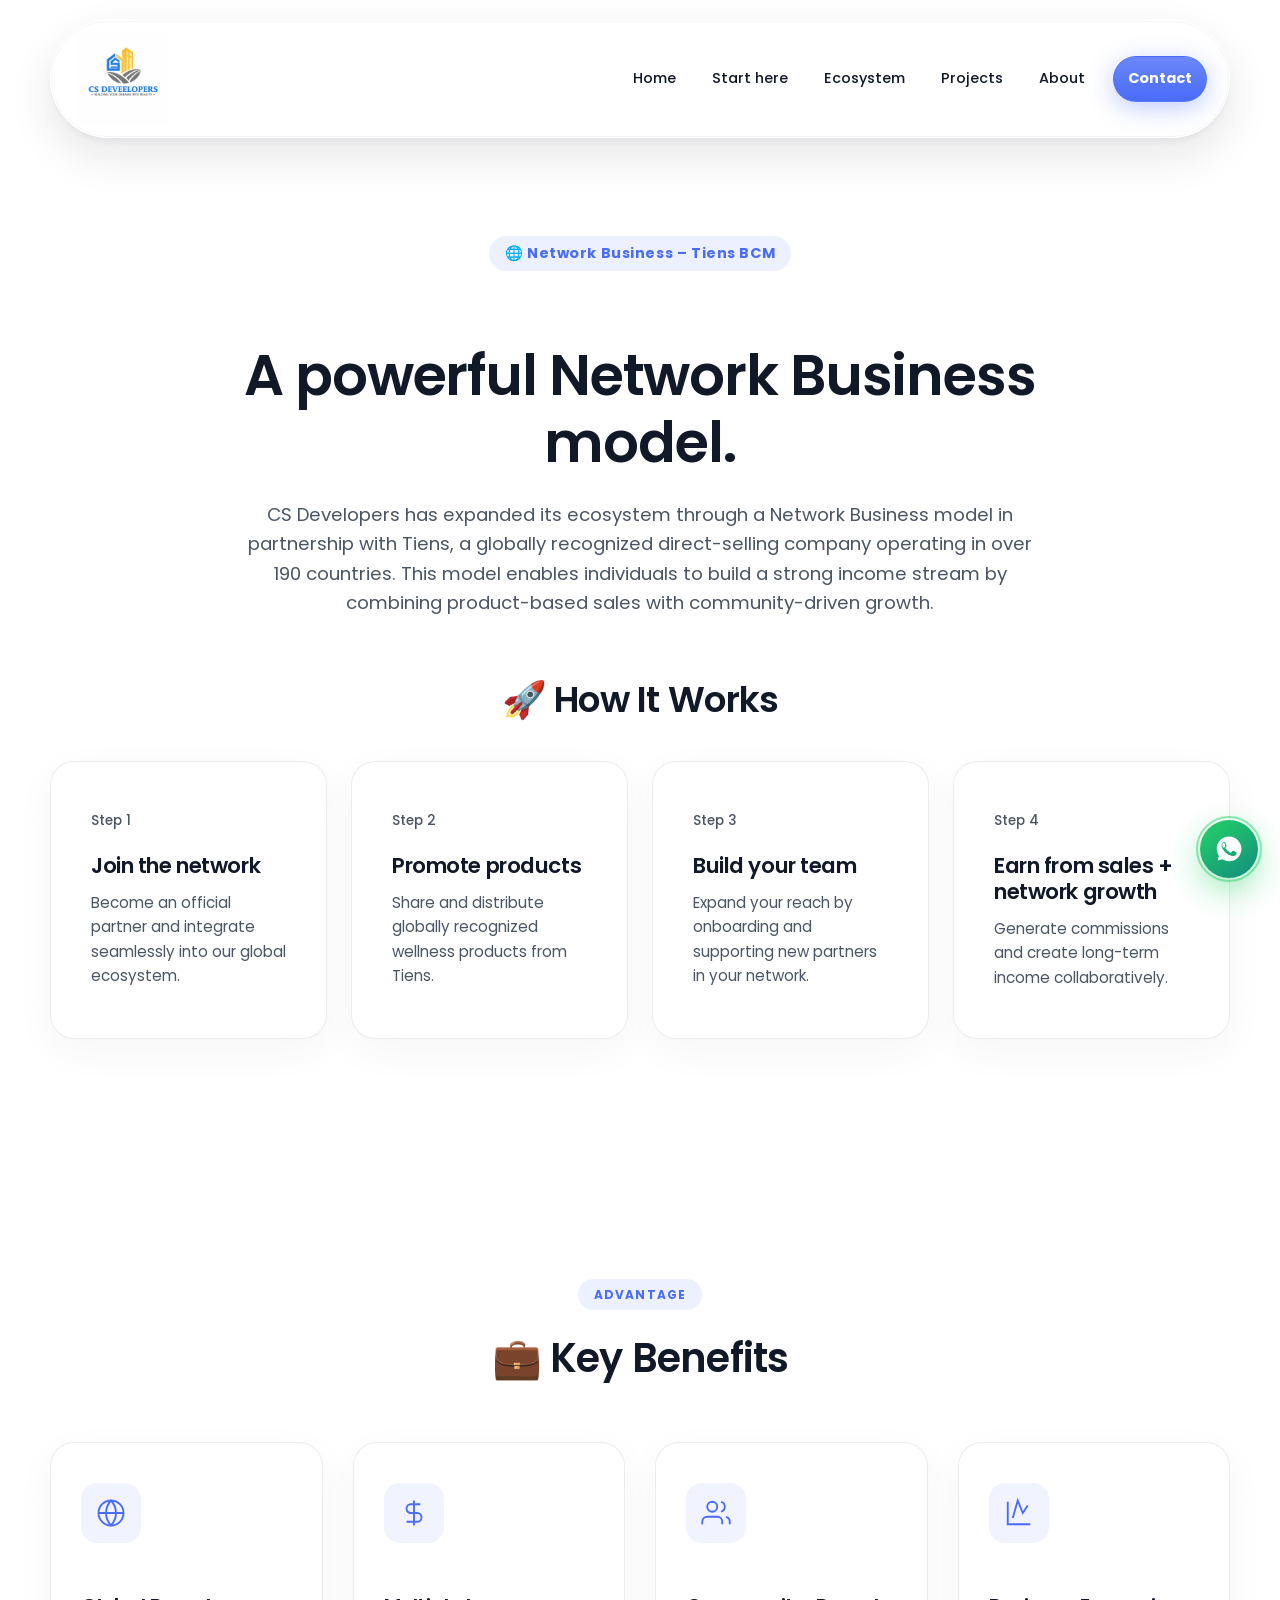
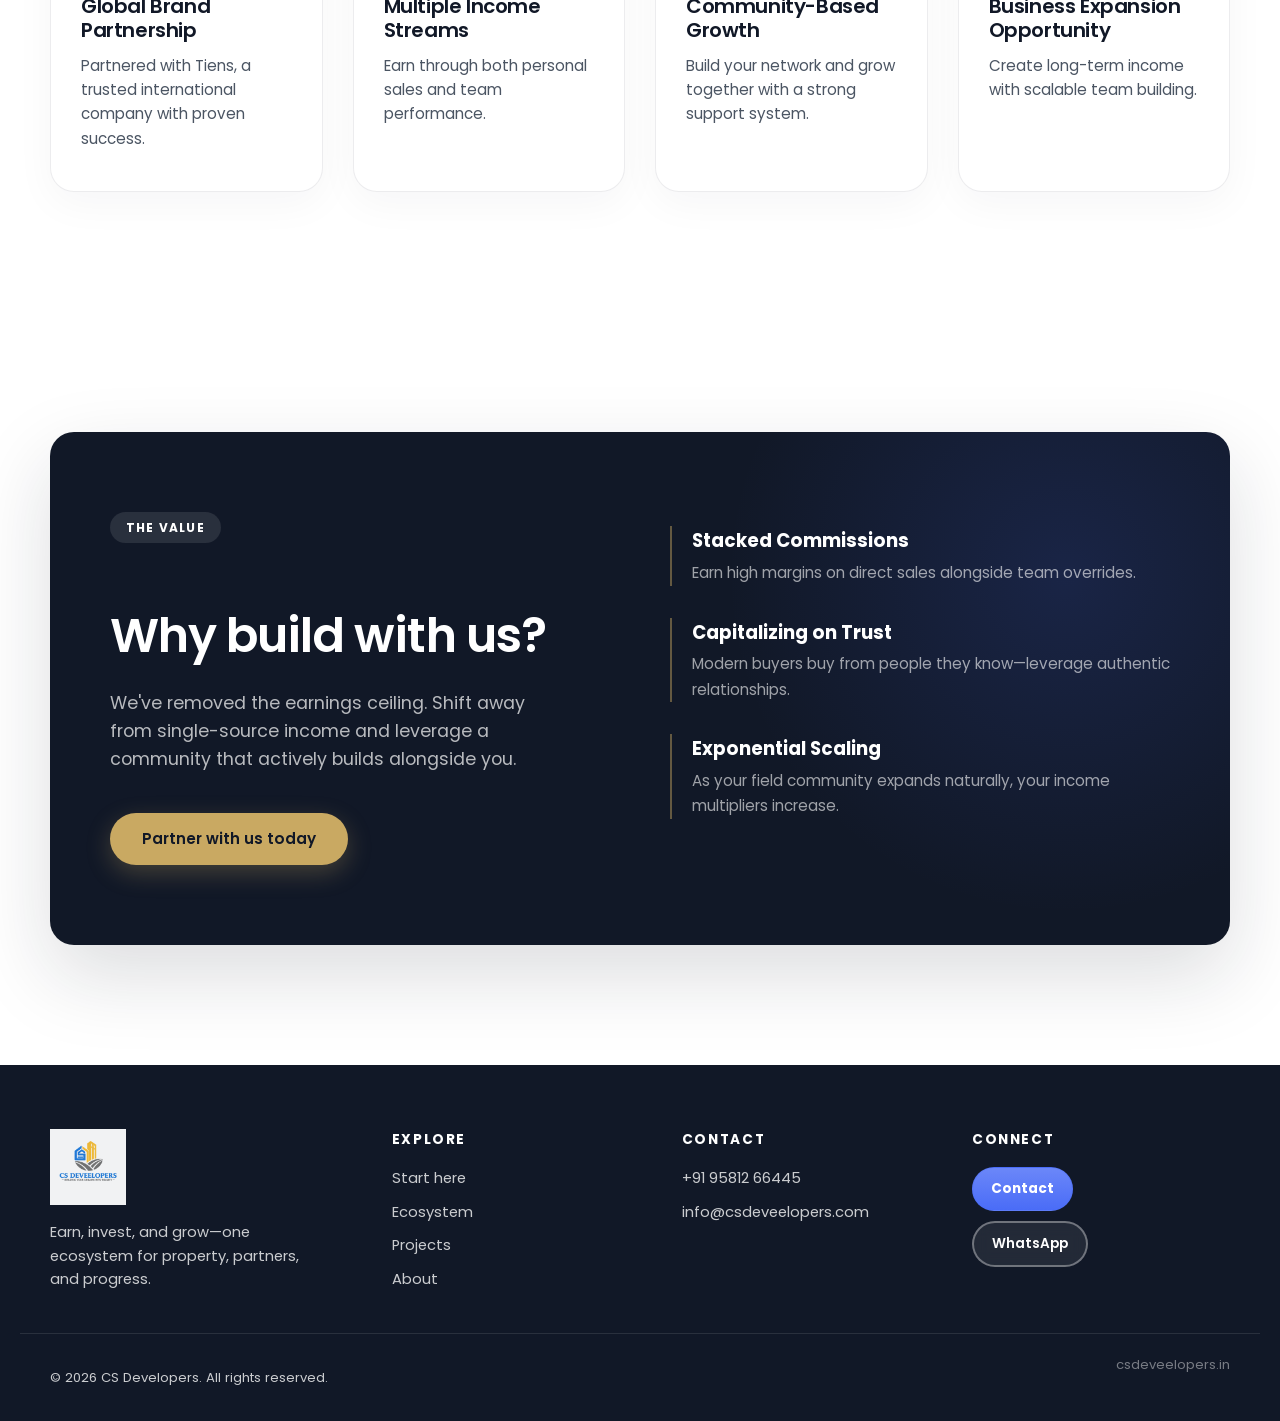
<file: earn-partner-network.html>
<!DOCTYPE html>
<html lang="en">
<head>
  <meta charset="UTF-8" />
  <meta name="viewport" content="width=device-width, initial-scale=1.0" />
  <meta name="description" content="Earn with CS Developers and Tiens BCM — partner network, wellness products, training, and multi-income ecosystem integration." />
  <title>Earn &amp; Partner Network | Tiens BCM | CS Developers</title>
  <link rel="preconnect" href="https://fonts.googleapis.com" />
  <link rel="preconnect" href="https://fonts.gstatic.com" crossorigin />
  <link href="https://fonts.googleapis.com/css2?family=Poppins:wght@300;400;500;600;700;800;900&display=swap" rel="stylesheet" />
  <link rel="stylesheet" href="https://unpkg.com/aos@2.3.1/dist/aos.css" />
  <link rel="stylesheet" href="css/style.css?v=brand2027" />
  <link rel="stylesheet" href="css/earn-partner-page.css?v=brand2027" />
</head>
<body class="page-earn-partner">
  <a href="https://wa.me/919581266445?text=Hi%20CS%20Developers%2C%20I%27d%20like%20to%20know%20more%20about%20the%20partner%20network%20and%20Tiens%20BCM." class="whatsapp-float" target="_blank" rel="noopener noreferrer" aria-label="Chat on WhatsApp">
    <svg viewBox="0 0 24 24" aria-hidden="true"><path fill="currentColor" d="M17.472 14.382c-.297-.149-1.758-.867-2.03-.967-.273-.099-.471-.148-.67.15-.197.297-.767.966-.94 1.164-.173.199-.347.223-.644.075-.297-.15-1.255-.463-2.39-1.475-.883-.788-1.48-1.761-1.653-2.059-.173-.297-.018-.458.13-.606.134-.133.298-.347.446-.52.149-.174.198-.298.298-.497.099-.198.05-.371-.025-.52-.075-.149-.669-1.612-.916-2.207-.242-.579-.487-.5-.669-.51-.173-.008-.371-.01-.57-.01-.198 0-.52.074-.792.372-.272.297-1.04 1.016-1.04 2.479 0 1.462 1.065 2.875 1.213 3.074.149.198 2.096 3.2 5.077 4.487.709.306 1.262.489 1.694.625.712.227 1.36.195 1.871.118.571-.085 1.758-.719 2.006-1.413.248-.694.248-1.289.173-1.413-.074-.124-.272-.198-.57-.347m-5.421 7.403h-.004a9.87 9.87 0 01-5.031-1.378l-.361-.214-3.741.982.998-3.648-.235-.374a9.86 9.86 0 01-1.51-5.26c.001-5.45 4.436-9.884 9.888-9.884 2.64 0 5.122 1.03 6.988 2.898a9.825 9.825 0 012.893 6.994c-.003 5.45-4.435 9.884-9.881 9.884M8.68 7.318c-.15-.366-.306-.372-.45-.378-.116-.006-.248-.006-.38-.006-.133 0-.347.05-.529.248-.182.198-.696.679-.696 1.655 0 .977.71 1.921.809 2.051.099.131.1.131.248.131.149 0 .347-.05.529-.248.182-.198.696-.679.696-1.654 0-.976-.71-1.921-.809-2.051"/></svg>
    <span class="whatsapp-pulse"></span>
  </a>

  <header class="site-header ph-header" id="siteHeader">
    <div class="nav-inner ph-nav-inner">
      <a href="index.html#home" class="logo logo--brand">
        <img src="assets/logo-cs-deveelopers.png?v=6" alt="CS Developers" class="logo__img" width="280" height="168" onerror="this.onerror=null;this.src='assets/logo-cs-deveelopers.svg'" />
      </a>
      <button class="nav-toggle ph-nav-toggle" type="button" aria-label="Open menu" aria-expanded="false">
        <span></span><span></span><span></span>
      </button>
      <nav class="main-nav ph-main-nav" aria-label="Primary">
        <ul>
          <li><a href="index.html#home">Home</a></li>
          <li><a href="index.html#decision">Start here</a></li>
          <li><a href="index.html#bento-services">Ecosystem</a></li>
          <li><a href="real-estate.html">Projects</a></li>
          <li><a href="about.html">About</a></li>
          <li><a href="contact.html" class="nav-cta ph-nav-cta">Contact</a></li>
        </ul>
      </nav>
    </div>
  </header>

  <main class="ep-main" id="explore">
    <section class="ep-section-pad" aria-labelledby="ep-model-title">
      <div class="ep-container">
        <div class="ep-model-intro" data-aos="fade-up">
          <span class="ep-eyebrow ep-eyebrow--network">🌐 Network Business – Tiens BCM</span>
          <h1 id="ep-model-title">A powerful Network Business model.</h1>
          <p>
            CS Developers has expanded its ecosystem through a Network Business model in partnership with Tiens, a globally recognized direct-selling company operating in over 190 countries. This model enables individuals to build a strong income stream by combining product-based sales with community-driven growth.
          </p>
        </div>

        <h2 class="ep-how-title" data-aos="fade-up">🚀 How It Works</h2>

        <div class="ep-bento-grid ep-bento-grid--steps" data-aos="fade-up" data-aos-delay="80">
          <div class="ep-bento-card" data-aos="fade-up" data-aos-delay="100">
            <span class="ep-step">Step 1</span>
            <h3>Join the network</h3>
            <p>Become an official partner and integrate seamlessly into our global ecosystem.</p>
          </div>
          <div class="ep-bento-card" data-aos="fade-up" data-aos-delay="200">
            <span class="ep-step">Step 2</span>
            <h3>Promote products</h3>
            <p>Share and distribute globally recognized wellness products from Tiens.</p>
          </div>
          <div class="ep-bento-card" data-aos="fade-up" data-aos-delay="300">
            <span class="ep-step">Step 3</span>
            <h3>Build your team</h3>
            <p>Expand your reach by onboarding and supporting new partners in your network.</p>
          </div>
          <div class="ep-bento-card" data-aos="fade-up" data-aos-delay="400">
            <span class="ep-step">Step 4</span>
            <h3>Earn from sales + network growth</h3>
            <p>Generate commissions and create long-term income collaboratively.</p>
          </div>
        </div>
      </div>
    </section>

    <section class="ep-section-pad ep-features-wrap" aria-label="Key benefits">
      <div class="ep-container">
        <div class="ep-features-head" data-aos="fade-up">
          <span class="ep-eyebrow">Advantage</span>
          <h2 class="ep-features-title">💼 Key Benefits</h2>
        </div>
        <div class="ep-feature-grid">
          <div class="ep-feature-card" data-aos="fade-up">
            <div class="ep-icon-wrap" aria-hidden="true">
              <svg viewBox="0 0 24 24" fill="none" stroke="currentColor" stroke-width="1.5"><path d="M12 2a10 10 0 100 20 10 10 0 000-20zM2 12h20M12 2a15.3 15.3 0 014 10 15.3 15.3 0 01-4 10 15.3 15.3 0 01-4-10 15.3 15.3 0 014-10z" /></svg>
            </div>
            <h4>Global Brand Partnership</h4>
            <p>Partnered with Tiens, a trusted international company with proven success.</p>
          </div>
          <div class="ep-feature-card" data-aos="fade-up" data-aos-delay="100">
            <div class="ep-icon-wrap" aria-hidden="true">
              <svg viewBox="0 0 24 24" fill="none" stroke="currentColor" stroke-width="1.5"><path d="M12 2v20M17 5H9.5a3.5 3.5 0 000 7h5a3.5 3.5 0 010 7H6" /></svg>
            </div>
            <h4>Multiple Income Streams</h4>
            <p>Earn through both personal sales and team performance.</p>
          </div>
          <div class="ep-feature-card" data-aos="fade-up" data-aos-delay="200">
            <div class="ep-icon-wrap" aria-hidden="true">
              <svg viewBox="0 0 24 24" fill="none" stroke="currentColor" stroke-width="1.5"><path d="M17 21v-2a4 4 0 00-4-4H5a4 4 0 00-4 4v2" /><circle cx="9" cy="7" r="4" /><path d="M23 21v-2a4 4 0 00-3-3.87M16 3.13a4 4 0 010 7.75" /></svg>
            </div>
            <h4>Community-Based Growth</h4>
            <p>Build your network and grow together with a strong support system.</p>
          </div>
          <div class="ep-feature-card" data-aos="fade-up" data-aos-delay="300">
            <div class="ep-icon-wrap" aria-hidden="true">
              <svg viewBox="0 0 24 24" fill="none" stroke="currentColor" stroke-width="1.5"><path d="M3 3v18h18M7 16l4-14 4 10 4-6" /></svg>
            </div>
            <h4>Business Expansion Opportunity</h4>
            <p>Create long-term income with scalable team building.</p>
          </div>
        </div>
      </div>
    </section>

    <section class="ep-section-pad ep-value-section" aria-labelledby="ep-value-title">
      <div class="ep-container">
        <div class="ep-dark-panel" data-aos="fade-up">
          <div class="ep-dark-grid">
            <div>
              <span class="ep-eyebrow ep-eyebrow--on-dark">The Value</span>
              <h2 id="ep-value-title">Why build with us?</h2>
              <p>We&apos;ve removed the earnings ceiling. Shift away from single-source income and leverage a community that actively builds alongside you.</p>
              <a href="https://wa.me/919581266445?text=Hi%20CS%20Developers%2C%20I%27m%20interested%20in%20partnering%20with%20the%20network%20%2F%20Tiens%20BCM." class="ep-btn ep-btn-gold" target="_blank" rel="noopener noreferrer">Partner with us today</a>
            </div>
            <div>
              <ul class="ep-stat-list">
                <li>
                  <strong>Stacked Commissions</strong>
                  <span>Earn high margins on direct sales alongside team overrides.</span>
                </li>
                <li>
                  <strong>Capitalizing on Trust</strong>
                  <span>Modern buyers buy from people they know—leverage authentic relationships.</span>
                </li>
                <li>
                  <strong>Exponential Scaling</strong>
                  <span>As your field community expands naturally, your income multipliers increase.</span>
                </li>
              </ul>
            </div>
          </div>
        </div>
      </div>
    </section>
  </main>

  <footer class="site-footer ph-footer">
    <div class="container footer-grid">
      <div class="footer-brand">
        <a href="index.html#home" class="logo footer-logo logo--brand">
          <img src="assets/logo-cs-deveelopers.png?v=6" alt="CS Developers" class="logo__img" width="240" height="144" onerror="this.onerror=null;this.src='assets/logo-cs-deveelopers.svg'" />
        </a>
        <p>Earn, invest, and grow—one ecosystem for property, partners, and progress.</p>
      </div>
      <div>
        <h4>Explore</h4>
        <ul class="footer-links">
          <li><a href="index.html#decision">Start here</a></li>
          <li><a href="index.html#bento-services">Ecosystem</a></li>
          <li><a href="real-estate.html">Projects</a></li>
          <li><a href="about.html">About</a></li>
        </ul>
      </div>
      <div>
        <h4>Contact</h4>
        <ul class="footer-links">
          <li><a href="tel:+919581266445">+91 95812 66445</a></li>
          <li><a href="mailto:info@csdeveelopers.com">info@csdeveelopers.com</a></li>
        </ul>
      </div>
      <div>
        <h4>Connect</h4>
        <div class="footer-cta">
          <a href="contact.html" class="btn btn-primary btn-sm ph-btn-primary">Contact</a>
          <a href="https://wa.me/919581266445" class="btn btn-outline btn-sm" target="_blank" rel="noopener">WhatsApp</a>
        </div>
      </div>
    </div>
    <div class="footer-bottom">
      <div class="container footer-bottom-inner">
        <p>© <span id="year"></span> CS Developers. All rights reserved.</p>
        <p class="footer-meta"><a href="https://csdeveelopers.in/" target="_blank" rel="noopener">csdeveelopers.in</a></p>
      </div>
    </div>
  </footer>

  <script src="https://unpkg.com/aos@2.3.1/dist/aos.js"></script>
  <script src="js/script.js"></script>
</body>
</html>
</file>
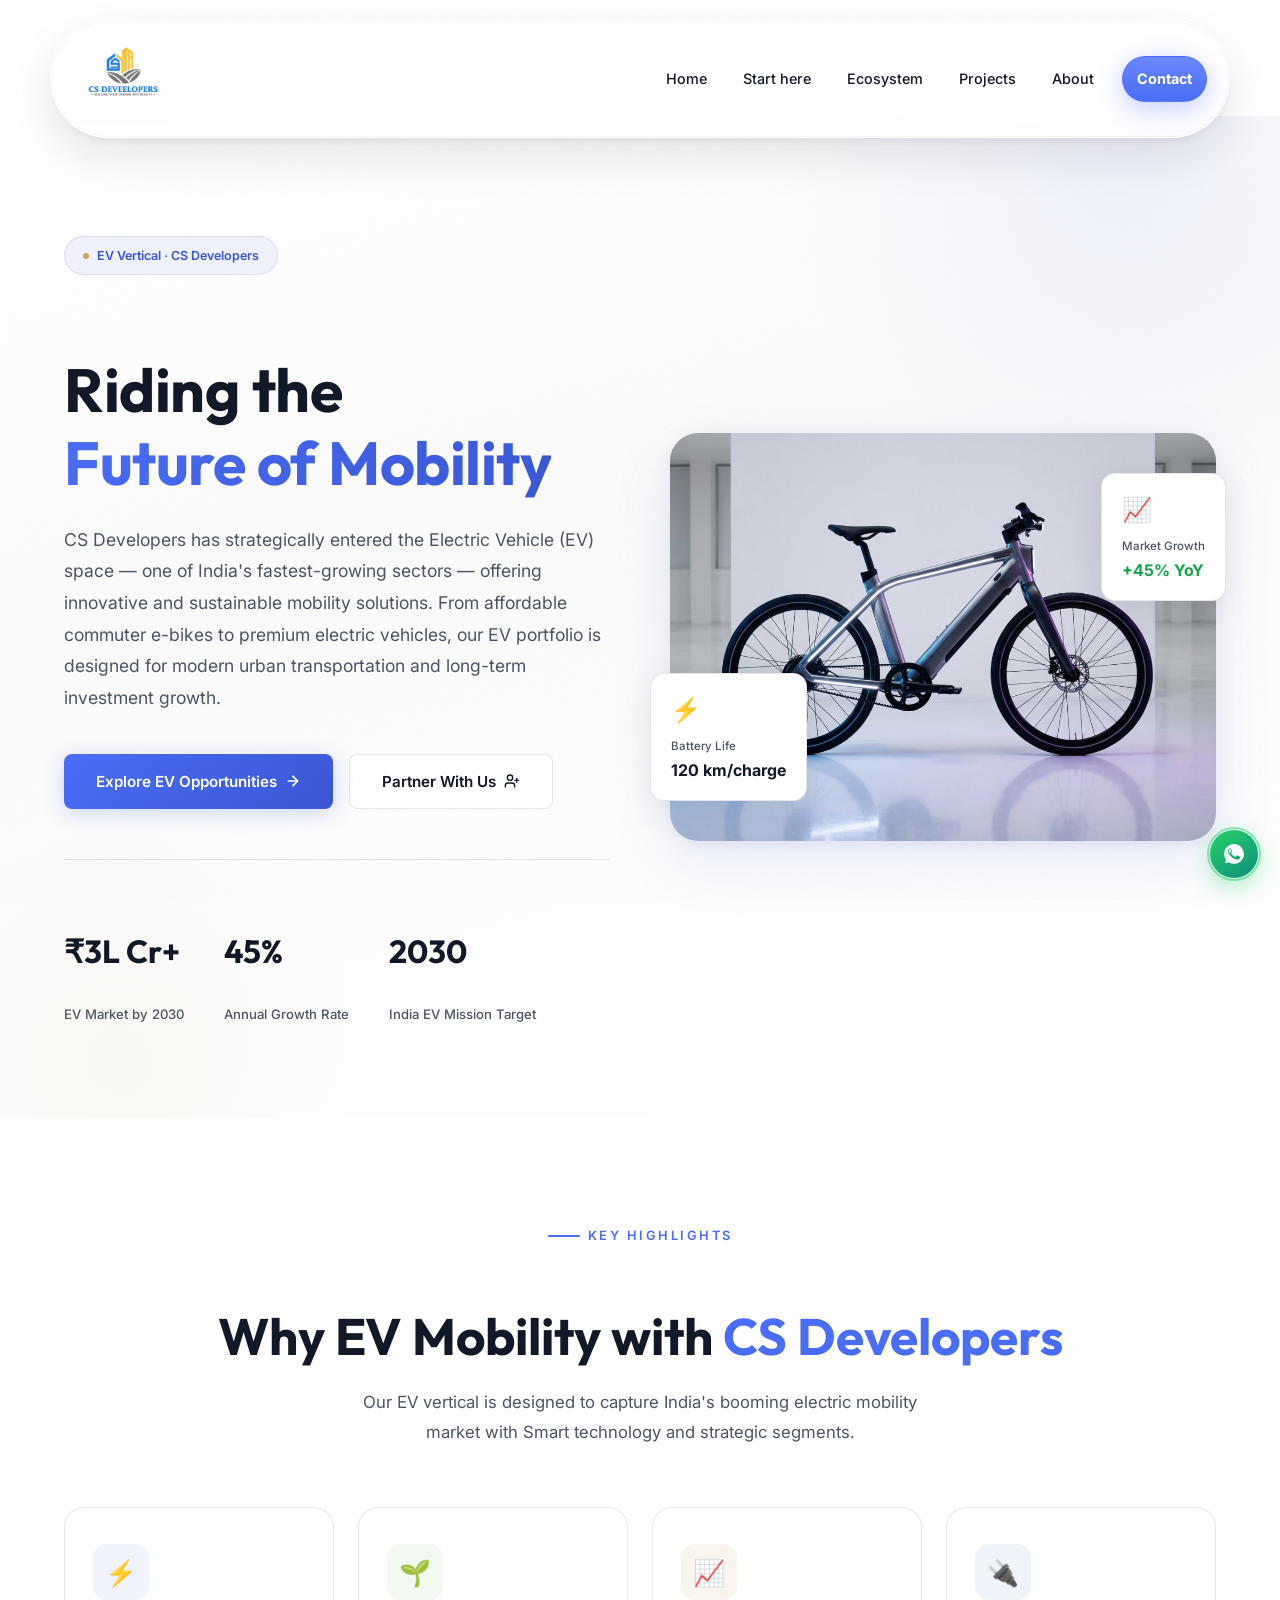
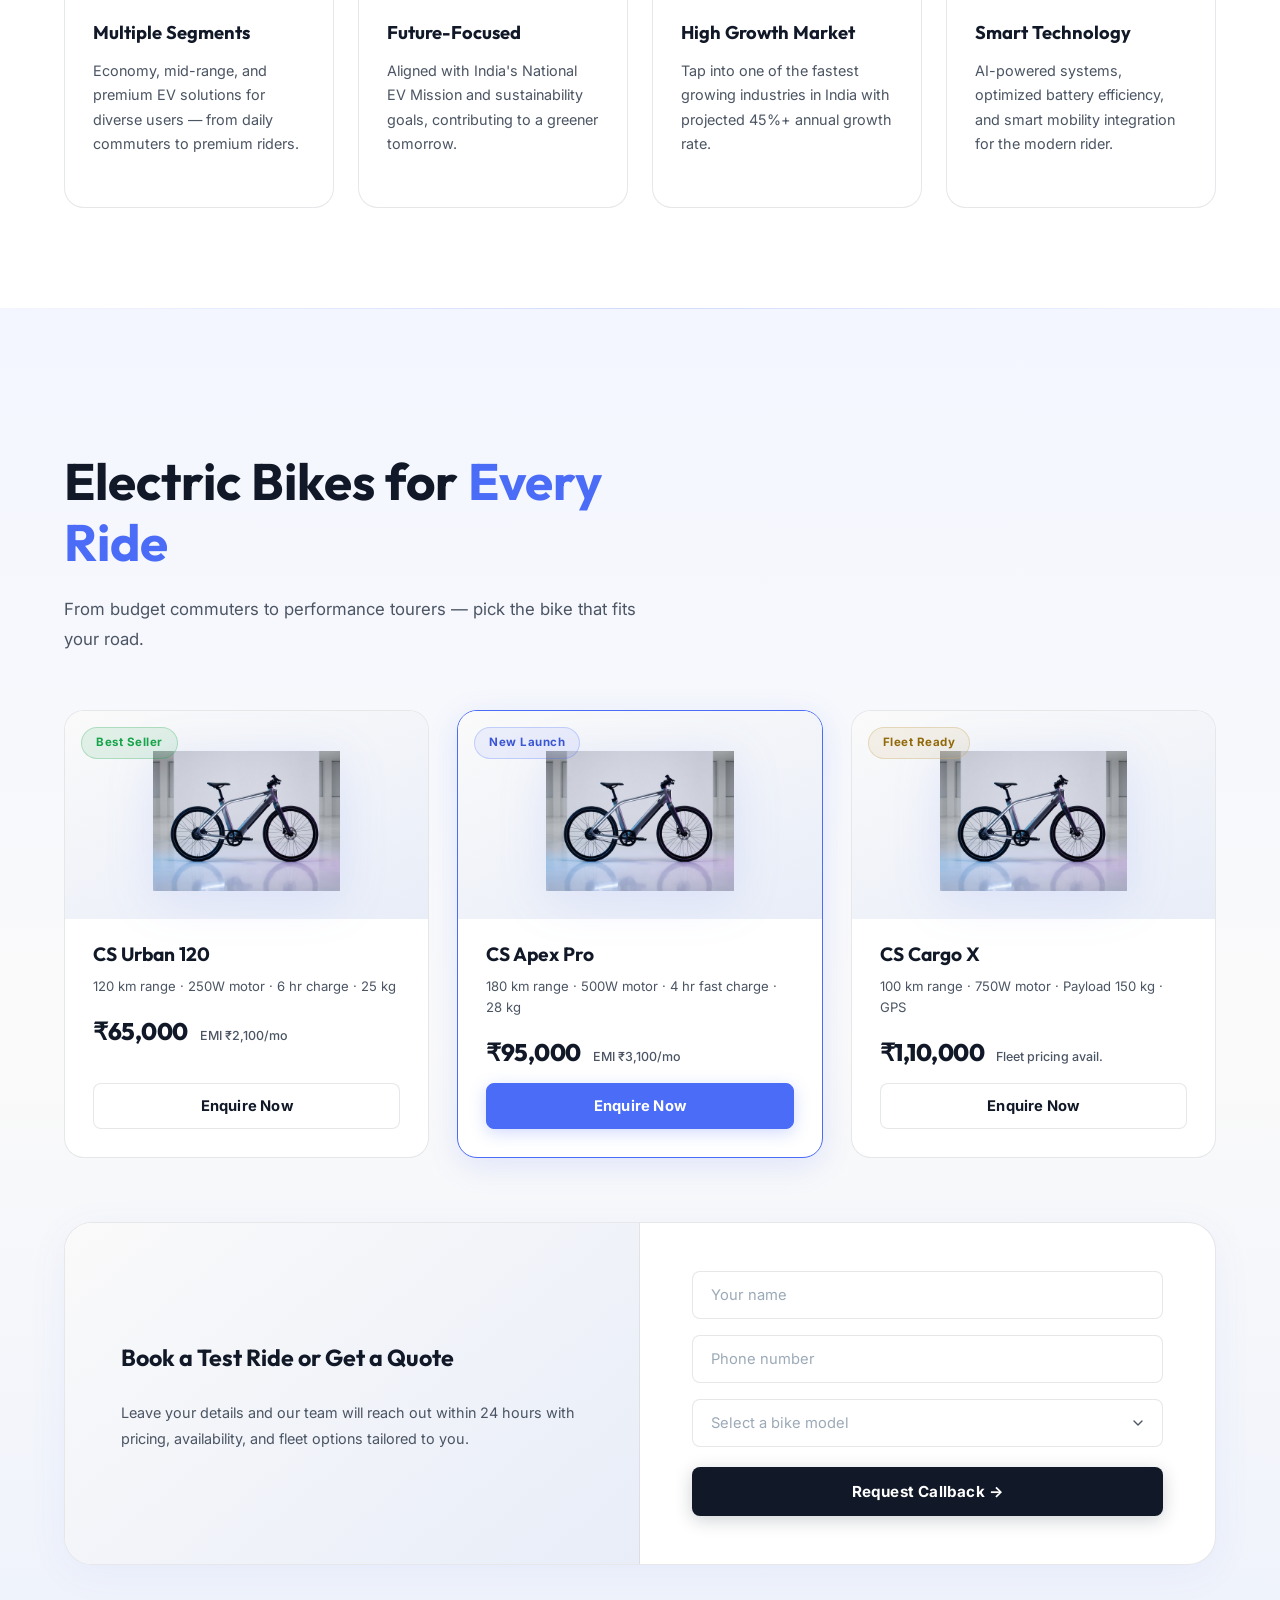
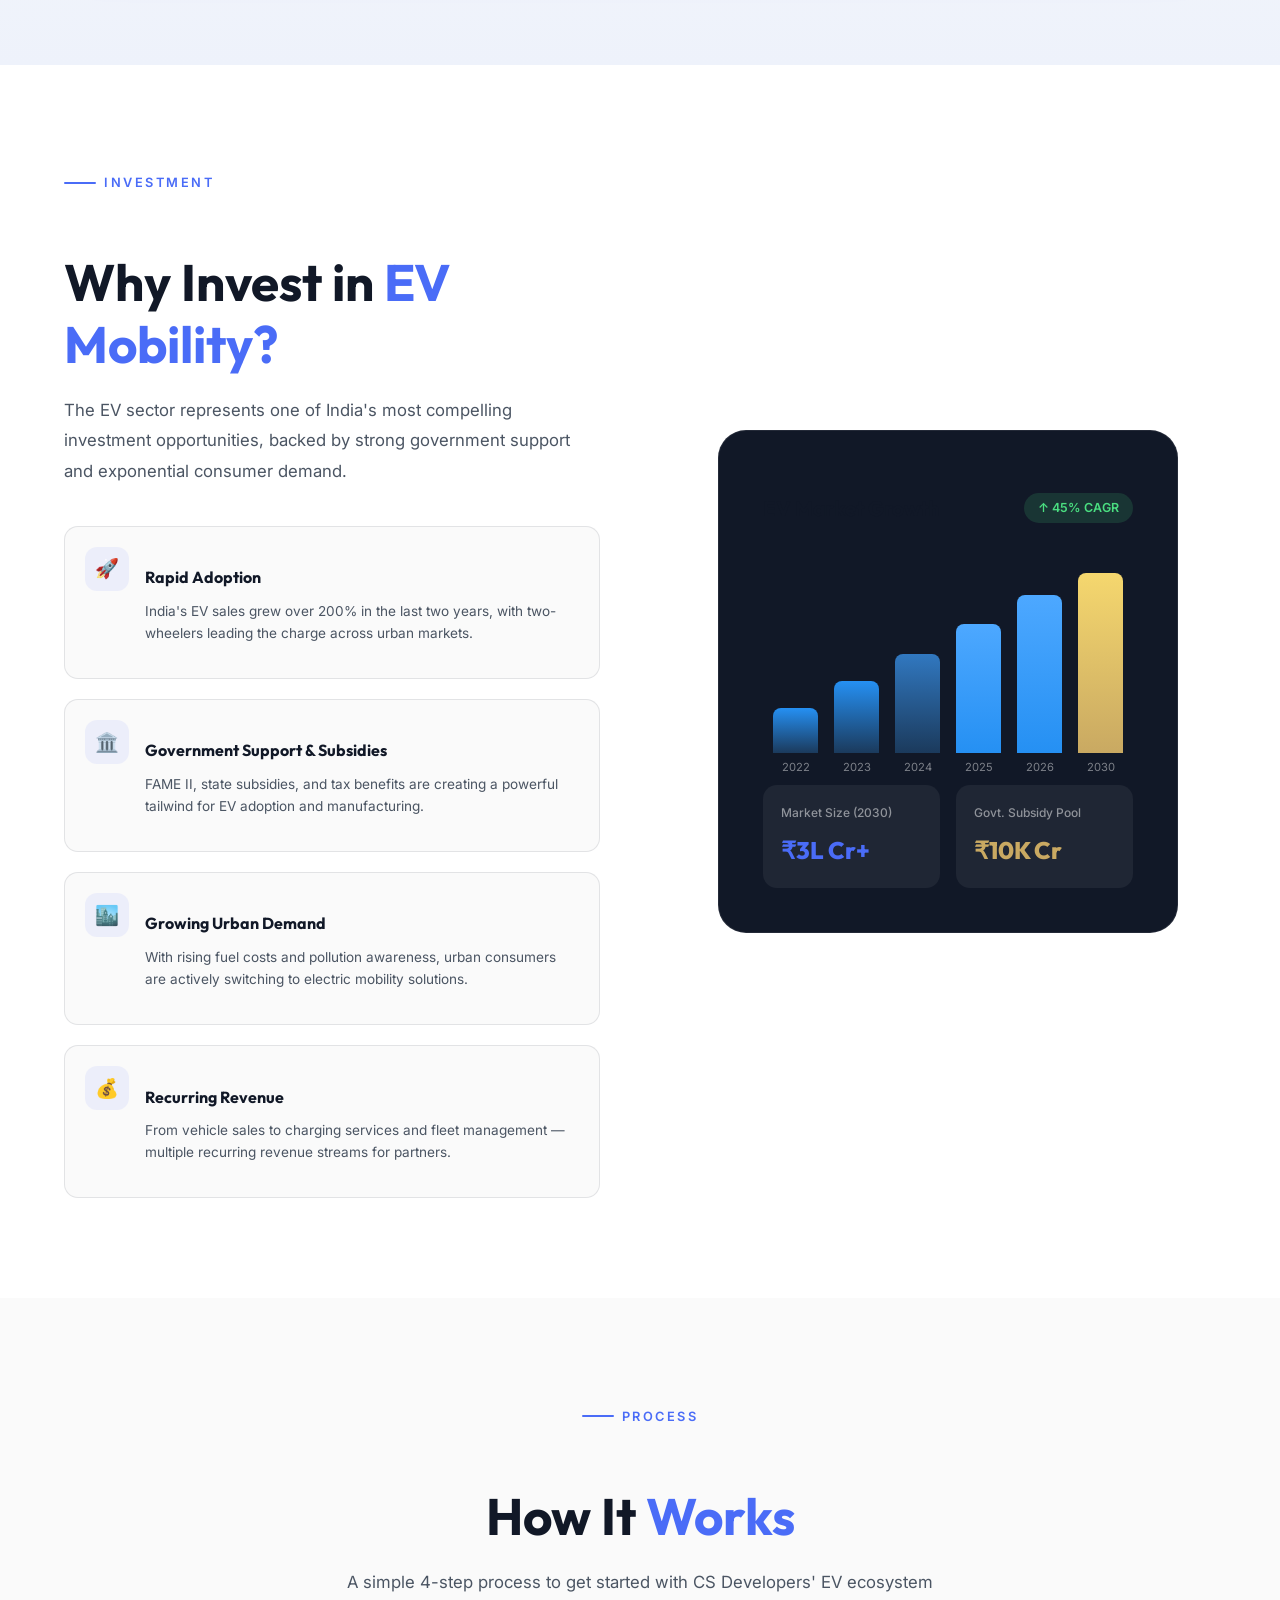
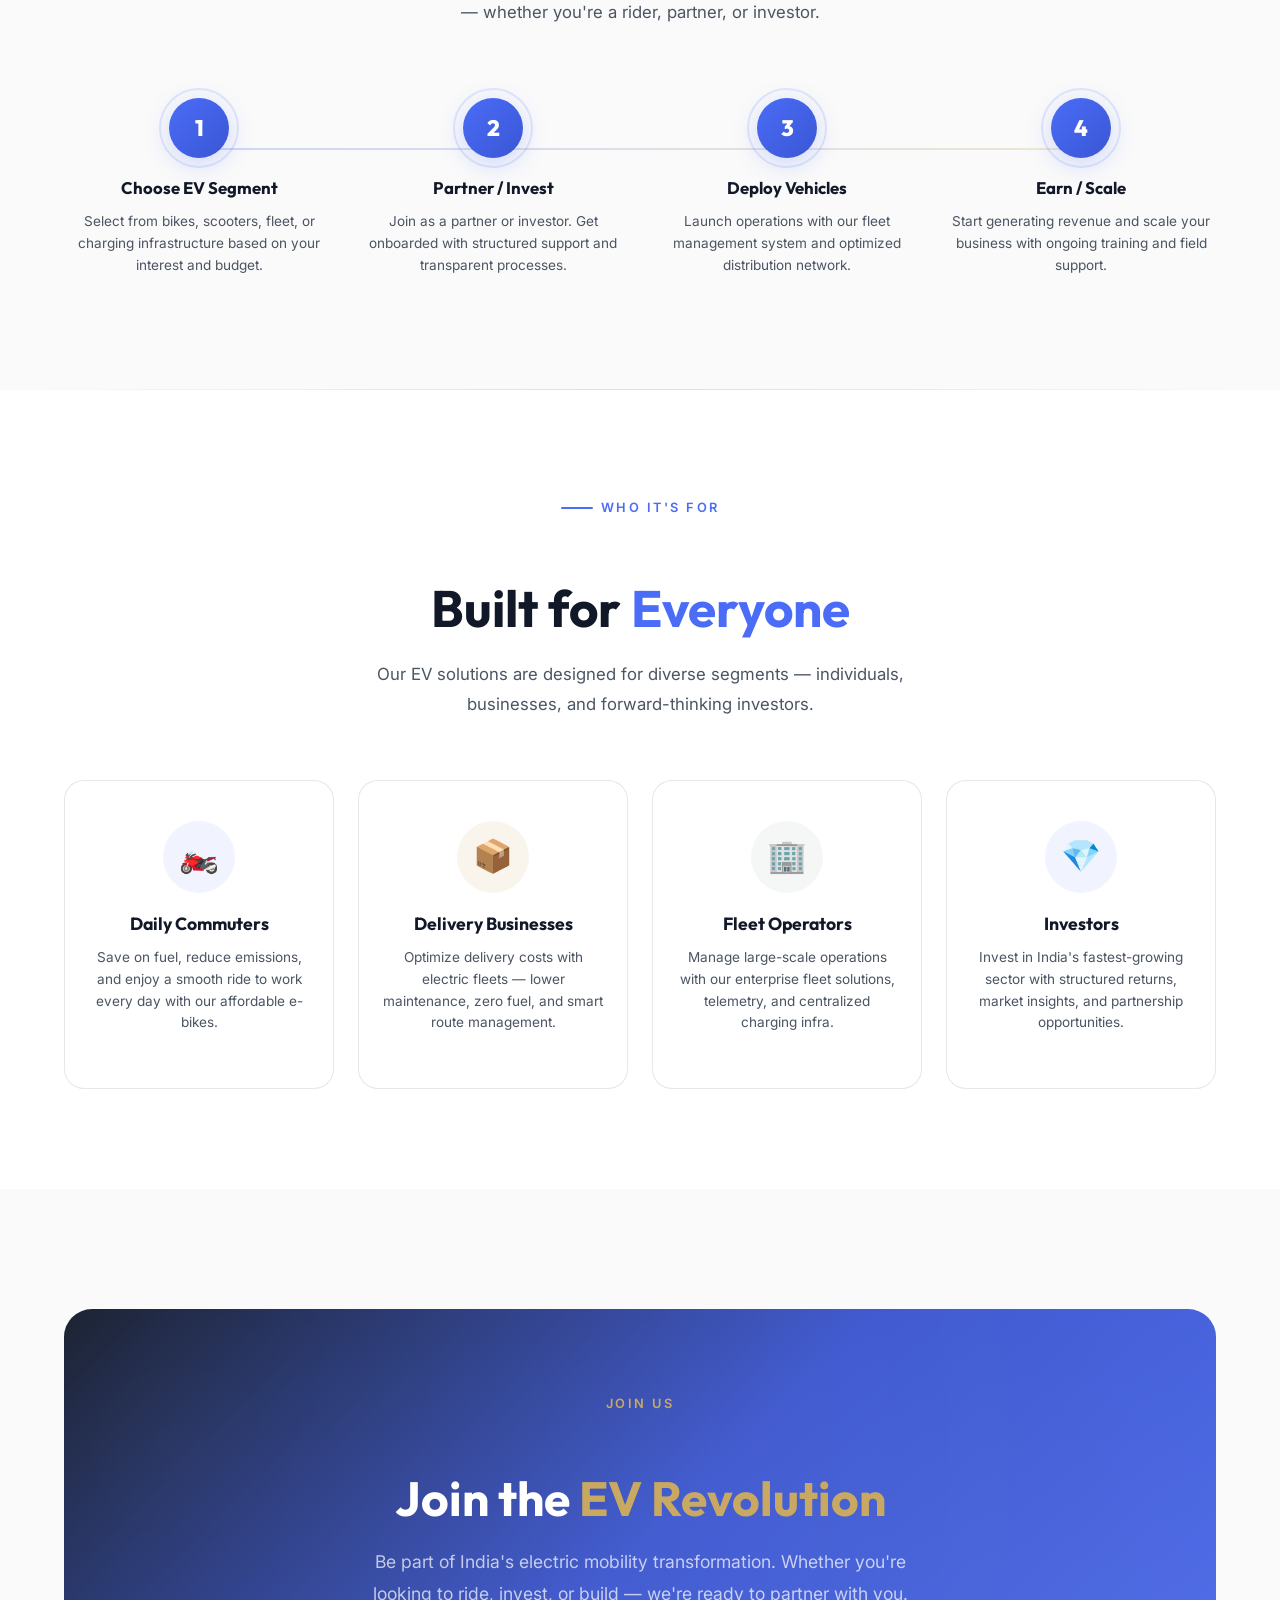
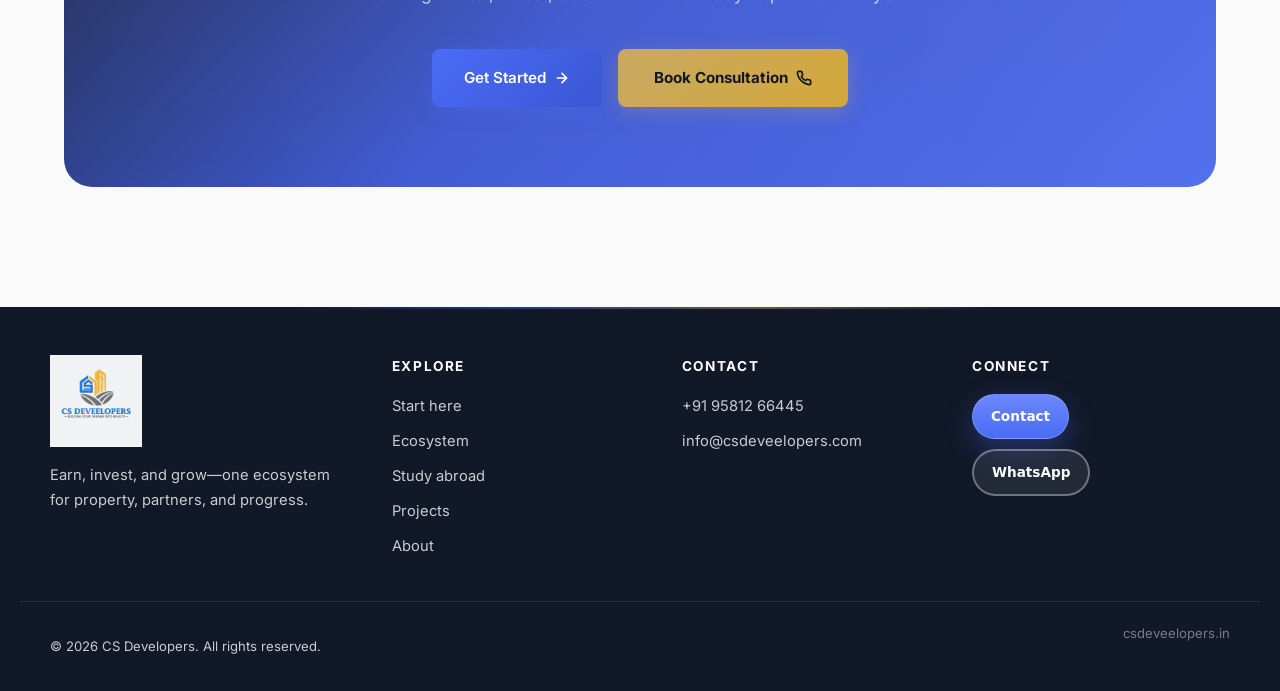
<file: ev-mobility.html>
<!DOCTYPE html>
<html lang="en">
<head>
  <meta charset="UTF-8" />
  <meta name="viewport" content="width=device-width, initial-scale=1.0" />
  <meta name="description" content="CS Developers EV Mobility — Premium electric bikes, scooters, fleet solutions and charging infrastructure. Ride the future of mobility with India's fastest-growing EV ecosystem." />
  <meta name="keywords" content="EV, Electric Vehicle, E-Bike, Electric Scooter, CS Developers, EV India, Electric Mobility" />
  <title>CS Developers | EV Mobility — Riding the Future</title>

  <link rel="preconnect" href="https://fonts.googleapis.com" />
  <link rel="preconnect" href="https://fonts.gstatic.com" crossorigin />
  <link href="https://fonts.googleapis.com/css2?family=Inter:wght@300;400;500;600;700;800;900&family=Outfit:wght@300;400;500;600;700;800;900&display=swap" rel="stylesheet" />
  <link rel="stylesheet" href="css/style.css?v=brand2027" />
  <link rel="stylesheet" href="css/ev-mobility.css?v=brand2027" />
</head>
<body class="page-home page-ev-mobility">
  <a href="https://wa.me/919581266445?text=Hi%20CS%20Developers%2C%20I%27d%20like%20to%20know%20more%20about%20EV%20mobility." class="whatsapp-float whatsapp-float--home" target="_blank" rel="noopener noreferrer" aria-label="Chat on WhatsApp">
    <svg viewBox="0 0 24 24" aria-hidden="true"><path fill="currentColor" d="M17.472 14.382c-.297-.149-1.758-.867-2.03-.967-.273-.099-.471-.148-.67.15-.197.297-.767.966-.94 1.164-.173.199-.347.223-.644.075-.297-.15-1.255-.463-2.39-1.475-.883-.788-1.48-1.761-1.653-2.059-.173-.297-.018-.458.13-.606.134-.133.298-.347.446-.52.149-.174.198-.298.298-.497.099-.198.05-.371-.025-.52-.075-.149-.669-1.612-.916-2.207-.242-.579-.487-.5-.669-.51-.173-.008-.371-.01-.57-.01-.198 0-.52.074-.792.372-.272.297-1.04 1.016-1.04 2.479 0 1.462 1.065 2.875 1.213 3.074.149.198 2.096 3.2 5.077 4.487.709.306 1.262.489 1.694.625.712.227 1.36.195 1.871.118.571-.085 1.758-.719 2.006-1.413.248-.694.248-1.289.173-1.413-.074-.124-.272-.198-.57-.347m-5.421 7.403h-.004a9.87 9.87 0 01-5.031-1.378l-.361-.214-3.741.982.998-3.648-.235-.374a9.86 9.86 0 01-1.51-5.26c.001-5.45 4.436-9.884 9.888-9.884 2.64 0 5.122 1.03 6.988 2.898a9.825 9.825 0 012.893 6.994c-.003 5.45-4.435 9.884-9.881 9.884M8.68 7.318c-.15-.366-.306-.372-.45-.378-.116-.006-.248-.006-.38-.006-.133 0-.347.05-.529.248-.182.198-.696.679-.696 1.655 0 .977.71 1.921.809 2.051.099.131.1.131.248.131.149 0 .347-.05.529-.248.182-.198.696-.679.696-1.654 0-.976-.71-1.921-.809-2.051"/></svg>
    <span class="whatsapp-float__tooltip" aria-hidden="true">Chat with us</span>
    <span class="whatsapp-pulse"></span>
  </a>

  <header class="site-header ph-header" id="siteHeader">
    <div class="nav-inner ph-nav-inner">
      <a href="index.html#home" class="logo logo--brand">
        <img src="assets/logo-cs-deveelopers.png?v=6" alt="CS Developers" class="logo__img" width="280" height="168" onerror="this.onerror=null;this.src='assets/logo-cs-deveelopers.svg'" />
      </a>
      <button class="nav-toggle ph-nav-toggle" type="button" aria-label="Open menu" aria-expanded="false">
        <span></span><span></span><span></span>
      </button>
      <nav class="main-nav ph-main-nav" aria-label="Primary">
        <ul>
          <li><a href="index.html#home">Home</a></li>
          <li><a href="index.html#decision">Start here</a></li>
          <li><a href="index.html#bento-services">Ecosystem</a></li>
          <li><a href="real-estate.html">Projects</a></li>
          <li><a href="about.html">About</a></li>
          <li><a href="index.html#contact" class="nav-cta ph-nav-cta">Contact</a></li>
        </ul>
      </nav>
    </div>
  </header>

  <div class="em-grain" aria-hidden="true"></div>

  <main class="em-main" id="ev-page">
    <section class="em-hero" id="hero">
      <div class="em-container">
        <div class="em-hero-grid">
          <div class="em-hero-content reveal">
            <div class="em-hero-badge">
              <span class="em-dot"></span>
              EV Vertical · CS Developers
            </div>

            <h1>
              Riding the<br />
              <span class="em-gradient-text">Future of Mobility</span>
            </h1>

            <p class="em-hero-desc">
              CS Developers has strategically entered the Electric Vehicle (EV) space — one of India's fastest-growing sectors — offering innovative and sustainable mobility solutions. From affordable commuter e-bikes to premium electric vehicles, our EV portfolio is designed for modern urban transportation and long-term investment growth.
            </p>

            <div class="em-hero-buttons">
              <a href="#ev-bikes" class="btn-primary" id="btn-explore-ev">
                Explore EV Opportunities
                <svg width="16" height="16" viewBox="0 0 24 24" fill="none" stroke="currentColor" stroke-width="2.5" stroke-linecap="round" stroke-linejoin="round"><path d="M5 12h14M12 5l7 7-7 7" /></svg>
              </a>
              <a href="#contact" class="btn-secondary" id="btn-partner">
                Partner With Us
                <svg width="16" height="16" viewBox="0 0 24 24" fill="none" stroke="currentColor" stroke-width="2" stroke-linecap="round" stroke-linejoin="round"><path d="M16 21v-2a4 4 0 0 0-4-4H6a4 4 0 0 0-4 4v2" /><circle cx="9" cy="7" r="4" /><line x1="19" y1="8" x2="19" y2="14" /><line x1="22" y1="11" x2="16" y2="11" /></svg>
              </a>
            </div>

            <div class="em-hero-stats">
              <div class="em-stat-item">
                <h3>₹3L Cr+</h3>
                <p>EV Market by 2030</p>
              </div>
              <div class="em-stat-item">
                <h3>45%</h3>
                <p>Annual Growth Rate</p>
              </div>
              <div class="em-stat-item">
                <h3>2030</h3>
                <p>India EV Mission Target</p>
              </div>
            </div>
          </div>

          <div class="em-hero-image reveal reveal-delay-2">
            <div class="em-hero-image-glow"></div>
            <img src="assets/hero/hero-ev.png" alt="Premium electric mobility by CS Developers" width="800" height="600" />
            <div class="em-floating-card em-floating-card-1">
              <div class="em-fc-icon">⚡</div>
              <div class="em-fc-label">Battery Life</div>
              <div class="em-fc-value">120 km/charge</div>
            </div>
            <div class="em-floating-card em-floating-card-2">
              <div class="em-fc-icon">📈</div>
              <div class="em-fc-label">Market Growth</div>
              <div class="em-fc-value em-fc-value--green">+45% YoY</div>
            </div>
          </div>
        </div>
      </div>
    </section>

    <section class="em-highlights" id="highlights">
      <div class="em-container">
        <div class="em-highlights-header reveal">
          <div class="em-section-label">Key Highlights</div>
          <h2 class="em-section-title">Why EV Mobility with <span>CS Developers</span></h2>
          <p class="em-section-desc">Our EV vertical is designed to capture India's booming electric mobility market with Smart technology and strategic segments.</p>
        </div>

        <div class="em-highlights-grid">
          <div class="em-highlight-card reveal reveal-delay-1" id="card-segments">
            <div class="em-hc-icon">⚡</div>
            <h3 class="em-hc-title">Multiple Segments</h3>
            <p class="em-hc-desc">Economy, mid-range, and premium EV solutions for diverse users — from daily commuters to premium riders.</p>
          </div>

          <div class="em-highlight-card reveal reveal-delay-2" id="card-future">
            <div class="em-hc-icon">🌱</div>
            <h3 class="em-hc-title">Future-Focused</h3>
            <p class="em-hc-desc">Aligned with India's National EV Mission and sustainability goals, contributing to a greener tomorrow.</p>
          </div>

          <div class="em-highlight-card reveal reveal-delay-3" id="card-growth">
            <div class="em-hc-icon">📈</div>
            <h3 class="em-hc-title">High Growth Market</h3>
            <p class="em-hc-desc">Tap into one of the fastest growing industries in India with projected 45%+ annual growth rate.</p>
          </div>

          <div class="em-highlight-card reveal reveal-delay-4" id="card-tech">
            <div class="em-hc-icon">🔌</div>
            <h3 class="em-hc-title">Smart Technology</h3>
            <p class="em-hc-desc">AI-powered systems, optimized battery efficiency, and smart mobility integration for the modern rider.</p>
          </div>
        </div>
      </div>
    </section>

    <section class="ev-bikes" id="ev-bikes">
      <div class="em-container">
        <div class="ev-bikes-header reveal">
          <h2 class="em-section-title">Electric Bikes for <span>Every Ride</span></h2>
          <p class="em-section-desc">From budget commuters to performance tourers — pick the bike that fits your road.</p>
        </div>

        <div class="bike-cards-grid">
          <div class="bike-card reveal reveal-delay-1" id="bike-urban-120">
            <div class="bike-badge badge-bestseller">Best Seller</div>
            <div class="bike-image-wrap">
              <img src="assets/hero/hero-ev.png" alt="CS Urban 120 Electric Bike" class="bike-img" width="800" height="600" />
            </div>
            <div class="bike-body">
              <h3 class="bike-name">CS Urban 120</h3>
              <p class="bike-specs">120 km range · 250W motor · 6 hr charge · 25 kg</p>
              <div class="bike-pricing">
                <span class="bike-price">₹65,000</span>
                <span class="bike-emi">EMI ₹2,100/mo</span>
              </div>
              <button type="button" class="btn-enquire" id="enquire-urban-120" data-scroll="test-ride-form">Enquire Now</button>
            </div>
          </div>

          <div class="bike-card bike-card-featured reveal reveal-delay-2" id="bike-apex-pro">
            <div class="bike-badge badge-newlaunch">New Launch</div>
            <div class="bike-image-wrap">
              <img src="assets/hero/hero-ev.png" alt="CS Apex Pro Electric Bike" class="bike-img" width="800" height="600" />
            </div>
            <div class="bike-body">
              <h3 class="bike-name">CS Apex Pro</h3>
              <p class="bike-specs">180 km range · 500W motor · 4 hr fast charge · 28 kg</p>
              <div class="bike-pricing">
                <span class="bike-price">₹95,000</span>
                <span class="bike-emi">EMI ₹3,100/mo</span>
              </div>
              <button type="button" class="btn-enquire" id="enquire-apex-pro" data-scroll="test-ride-form">Enquire Now</button>
            </div>
          </div>

          <div class="bike-card reveal reveal-delay-3" id="bike-cargo-x">
            <div class="bike-badge badge-fleet">Fleet Ready</div>
            <div class="bike-image-wrap">
              <img src="assets/hero/hero-ev.png" alt="CS Cargo X Electric Bike" class="bike-img" width="800" height="600" />
            </div>
            <div class="bike-body">
              <h3 class="bike-name">CS Cargo X</h3>
              <p class="bike-specs">100 km range · 750W motor · Payload 150 kg · GPS</p>
              <div class="bike-pricing">
                <span class="bike-price">₹1,10,000</span>
                <span class="bike-emi">Fleet pricing avail.</span>
              </div>
              <button type="button" class="btn-enquire" id="enquire-cargo-x" data-scroll="test-ride-form">Enquire Now</button>
            </div>
          </div>
        </div>

        <div class="test-ride-section reveal" id="test-ride-form">
          <div class="test-ride-inner">
            <div class="test-ride-copy">
              <h3 class="test-ride-title">Book a Test Ride or Get a Quote</h3>
              <p class="test-ride-desc">Leave your details and our team will reach out within 24 hours with pricing, availability, and fleet options tailored to you.</p>
            </div>

            <form class="test-ride-form" id="bikeEnquiryForm">
              <div class="form-row">
                <input type="text" id="rider-name" name="riderName" placeholder="Your name" required class="form-input" autocomplete="name" />
              </div>
              <div class="form-row">
                <input
                  type="tel"
                  id="rider-phone"
                  name="riderPhone"
                  placeholder="Phone number"
                  required
                  class="form-input"
                  autocomplete="tel"
                  pattern="[6-9][0-9]{9}"
                  title="Enter a valid 10-digit Indian mobile number"
                />
              </div>
              <div class="form-row">
                <select id="bike-model-select" name="bikeModel" required class="form-select">
                  <option value="" disabled selected>Select a bike model</option>
                  <option value="CS Urban 120">CS Urban 120 — ₹65,000</option>
                  <option value="CS Apex Pro">CS Apex Pro — ₹95,000</option>
                  <option value="CS Cargo X">CS Cargo X — ₹1,10,000</option>
                  <option value="Fleet Enquiry">Fleet Enquiry (Multiple Units)</option>
                </select>
              </div>
              <button type="submit" class="btn-callback" id="btn-request-callback">Request Callback →</button>
            </form>
          </div>
        </div>
      </div>
    </section>

    <section class="em-investment" id="investment">
      <div class="em-container">
        <div class="em-investment-grid">
          <div class="em-investment-content reveal">
            <div class="em-section-label">Investment</div>
            <h2 class="em-section-title">Why Invest in <span>EV Mobility?</span></h2>
            <p class="em-section-desc">The EV sector represents one of India's most compelling investment opportunities, backed by strong government support and exponential consumer demand.</p>

            <div class="em-invest-points">
              <div class="em-invest-point">
                <div class="em-ip-icon">🚀</div>
                <div class="em-ip-text">
                  <h4>Rapid Adoption</h4>
                  <p>India's EV sales grew over 200% in the last two years, with two-wheelers leading the charge across urban markets.</p>
                </div>
              </div>

              <div class="em-invest-point">
                <div class="em-ip-icon">🏛️</div>
                <div class="em-ip-text">
                  <h4>Government Support &amp; Subsidies</h4>
                  <p>FAME II, state subsidies, and tax benefits are creating a powerful tailwind for EV adoption and manufacturing.</p>
                </div>
              </div>

              <div class="em-invest-point">
                <div class="em-ip-icon">🏙️</div>
                <div class="em-ip-text">
                  <h4>Growing Urban Demand</h4>
                  <p>With rising fuel costs and pollution awareness, urban consumers are actively switching to electric mobility solutions.</p>
                </div>
              </div>

              <div class="em-invest-point">
                <div class="em-ip-icon">💰</div>
                <div class="em-ip-text">
                  <h4>Recurring Revenue</h4>
                  <p>From vehicle sales to charging services and fleet management — multiple recurring revenue streams for partners.</p>
                </div>
              </div>
            </div>
          </div>

          <div class="em-investment-visual reveal reveal-delay-2">
            <div class="em-invest-stats-card">
              <div class="em-isc-header">
                <h3>EV Market Growth</h3>
                <span class="em-isc-badge">↑ 45% CAGR</span>
              </div>

              <div class="em-isc-chart">
                <div class="em-chart-bar" style="height: 25%; background: linear-gradient(to top, #1B3A5C, #2590F3);">
                  <span>2022</span>
                </div>
                <div class="em-chart-bar" style="height: 40%; background: linear-gradient(to top, #1B3A5C, #2590F3);">
                  <span>2023</span>
                </div>
                <div class="em-chart-bar" style="height: 55%; background: linear-gradient(to top, #1B3A5C, #3178C0);">
                  <span>2024</span>
                </div>
                <div class="em-chart-bar" style="height: 72%; background: linear-gradient(to top, #2590F3, #4DA8FF);">
                  <span>2025</span>
                </div>
                <div class="em-chart-bar" style="height: 88%; background: linear-gradient(to top, #2590F3, #4DA8FF);">
                  <span>2026</span>
                </div>
                <div class="em-chart-bar" style="height: 100%; background: linear-gradient(to top, var(--em-golden), #F5D76E);">
                  <span>2030</span>
                </div>
              </div>

              <div class="em-isc-metrics">
                <div class="em-metric">
                  <div class="em-metric-label">Market Size (2030)</div>
                  <div class="em-metric-value em-metric-value--blue">₹3L Cr+</div>
                </div>
                <div class="em-metric">
                  <div class="em-metric-label">Govt. Subsidy Pool</div>
                  <div class="em-metric-value em-metric-value--gold">₹10K Cr</div>
                </div>
              </div>
            </div>
          </div>
        </div>
      </div>
    </section>

    <section class="em-how-it-works" id="how-it-works">
      <div class="em-container">
        <div class="em-hiw-header reveal">
          <div class="em-section-label">Process</div>
          <h2 class="em-section-title">How It <span>Works</span></h2>
          <p class="em-section-desc">A simple 4-step process to get started with CS Developers' EV ecosystem — whether you're a rider, partner, or investor.</p>
        </div>

        <div class="em-steps-flow">
          <div class="em-step-card reveal reveal-delay-1">
            <div class="em-step-number">1</div>
            <h3 class="em-step-title">Choose EV Segment</h3>
            <p class="em-step-desc">Select from bikes, scooters, fleet, or charging infrastructure based on your interest and budget.</p>
          </div>

          <div class="em-step-card reveal reveal-delay-2">
            <div class="em-step-number">2</div>
            <h3 class="em-step-title">Partner / Invest</h3>
            <p class="em-step-desc">Join as a partner or investor. Get onboarded with structured support and transparent processes.</p>
          </div>

          <div class="em-step-card reveal reveal-delay-3">
            <div class="em-step-number">3</div>
            <h3 class="em-step-title">Deploy Vehicles</h3>
            <p class="em-step-desc">Launch operations with our fleet management system and optimized distribution network.</p>
          </div>

          <div class="em-step-card reveal reveal-delay-4">
            <div class="em-step-number">4</div>
            <h3 class="em-step-title">Earn / Scale</h3>
            <p class="em-step-desc">Start generating revenue and scale your business with ongoing training and field support.</p>
          </div>
        </div>
      </div>
    </section>

    <section class="em-target-users" id="target-users">
      <div class="em-container">
        <div class="em-tu-header reveal">
          <div class="em-section-label">Who It's For</div>
          <h2 class="em-section-title">Built for <span>Everyone</span></h2>
          <p class="em-section-desc">Our EV solutions are designed for diverse segments — individuals, businesses, and forward-thinking investors.</p>
        </div>

        <div class="em-tu-grid">
          <div class="em-tu-card reveal reveal-delay-1" id="tu-commuters">
            <div class="em-tu-icon">🏍️</div>
            <h3 class="em-tu-title">Daily Commuters</h3>
            <p class="em-tu-desc">Save on fuel, reduce emissions, and enjoy a smooth ride to work every day with our affordable e-bikes.</p>
          </div>

          <div class="em-tu-card reveal reveal-delay-2" id="tu-delivery">
            <div class="em-tu-icon">📦</div>
            <h3 class="em-tu-title">Delivery Businesses</h3>
            <p class="em-tu-desc">Optimize delivery costs with electric fleets — lower maintenance, zero fuel, and smart route management.</p>
          </div>

          <div class="em-tu-card reveal reveal-delay-3" id="tu-fleet">
            <div class="em-tu-icon">🏢</div>
            <h3 class="em-tu-title">Fleet Operators</h3>
            <p class="em-tu-desc">Manage large-scale operations with our enterprise fleet solutions, telemetry, and centralized charging infra.</p>
          </div>

          <div class="em-tu-card reveal reveal-delay-4" id="tu-investors">
            <div class="em-tu-icon">💎</div>
            <h3 class="em-tu-title">Investors</h3>
            <p class="em-tu-desc">Invest in India's fastest-growing sector with structured returns, market insights, and partnership opportunities.</p>
          </div>
        </div>
      </div>
    </section>

    <section class="em-cta-section" id="contact">
      <div class="em-container">
        <div class="em-cta-card reveal">
          <div class="em-cta-content">
            <div class="em-section-label em-section-label--center">Join Us</div>
            <h2 class="em-section-title">Join the <span>EV Revolution</span></h2>
            <p>Be part of India's electric mobility transformation. Whether you're looking to ride, invest, or build — we're ready to partner with you.</p>

            <div class="em-cta-buttons">
              <a href="index.html#contact" class="btn-primary" id="btn-get-started">
                Get Started
                <svg width="16" height="16" viewBox="0 0 24 24" fill="none" stroke="currentColor" stroke-width="2.5" stroke-linecap="round" stroke-linejoin="round"><path d="M5 12h14M12 5l7 7-7 7" /></svg>
              </a>
              <a href="https://wa.me/919581266445" class="btn-golden" id="btn-consultation">
                Book Consultation
                <svg width="16" height="16" viewBox="0 0 24 24" fill="none" stroke="currentColor" stroke-width="2.5" stroke-linecap="round" stroke-linejoin="round"><path d="M22 16.92v3a2 2 0 0 1-2.18 2 19.79 19.79 0 0 1-8.63-3.07 19.5 19.5 0 0 1-6-6 19.79 19.79 0 0 1-3.07-8.67A2 2 0 0 1 4.11 2h3a2 2 0 0 1 2 1.72c.127.96.361 1.903.7 2.81a2 2 0 0 1-.45 2.11L8.09 9.91a16 16 0 0 0 6 6l1.27-1.27a2 2 0 0 1 2.11-.45c.907.339 1.85.573 2.81.7A2 2 0 0 1 22 16.92z" /></svg>
              </a>
            </div>
          </div>
        </div>
      </div>
    </section>
  </main>

  <footer class="site-footer ph-footer">
    <div class="container footer-grid">
      <div class="footer-brand">
        <a href="index.html#home" class="logo footer-logo logo--brand">
          <img src="assets/logo-cs-deveelopers.png?v=6" alt="CS Developers" class="logo__img" width="240" height="144" onerror="this.onerror=null;this.src='assets/logo-cs-deveelopers.svg'" />
        </a>
        <p>Earn, invest, and grow—one ecosystem for property, partners, and progress.</p>
      </div>
      <div>
        <h4>Explore</h4>
        <ul class="footer-links">
          <li><a href="index.html#decision">Start here</a></li>
          <li><a href="index.html#bento-services">Ecosystem</a></li>
          <li><a href="study-abroad.html">Study abroad</a></li>
          <li><a href="real-estate.html">Projects</a></li>
          <li><a href="about.html">About</a></li>
        </ul>
      </div>
      <div>
        <h4>Contact</h4>
        <ul class="footer-links">
          <li><a href="tel:+919581266445">+91 95812 66445</a></li>
          <li><a href="mailto:info@csdeveelopers.com">info@csdeveelopers.com</a></li>
        </ul>
      </div>
      <div>
        <h4>Connect</h4>
        <div class="footer-cta">
          <a href="index.html#contact" class="btn btn-primary btn-sm ph-btn-primary">Contact</a>
          <a href="https://wa.me/919581266445" class="btn btn-outline btn-sm" target="_blank" rel="noopener">WhatsApp</a>
        </div>
      </div>
    </div>
    <div class="footer-bottom">
      <div class="container footer-bottom-inner">
        <p>© <span id="year"></span> CS Developers. All rights reserved.</p>
        <p class="footer-meta"><a href="https://csdeveelopers.in/" target="_blank" rel="noopener">csdeveelopers.in</a></p>
      </div>
    </div>
  </footer>

  <script src="js/script.js"></script>
  <script src="js/ev-mobility-page.js"></script>
</body>
</html>
</file>
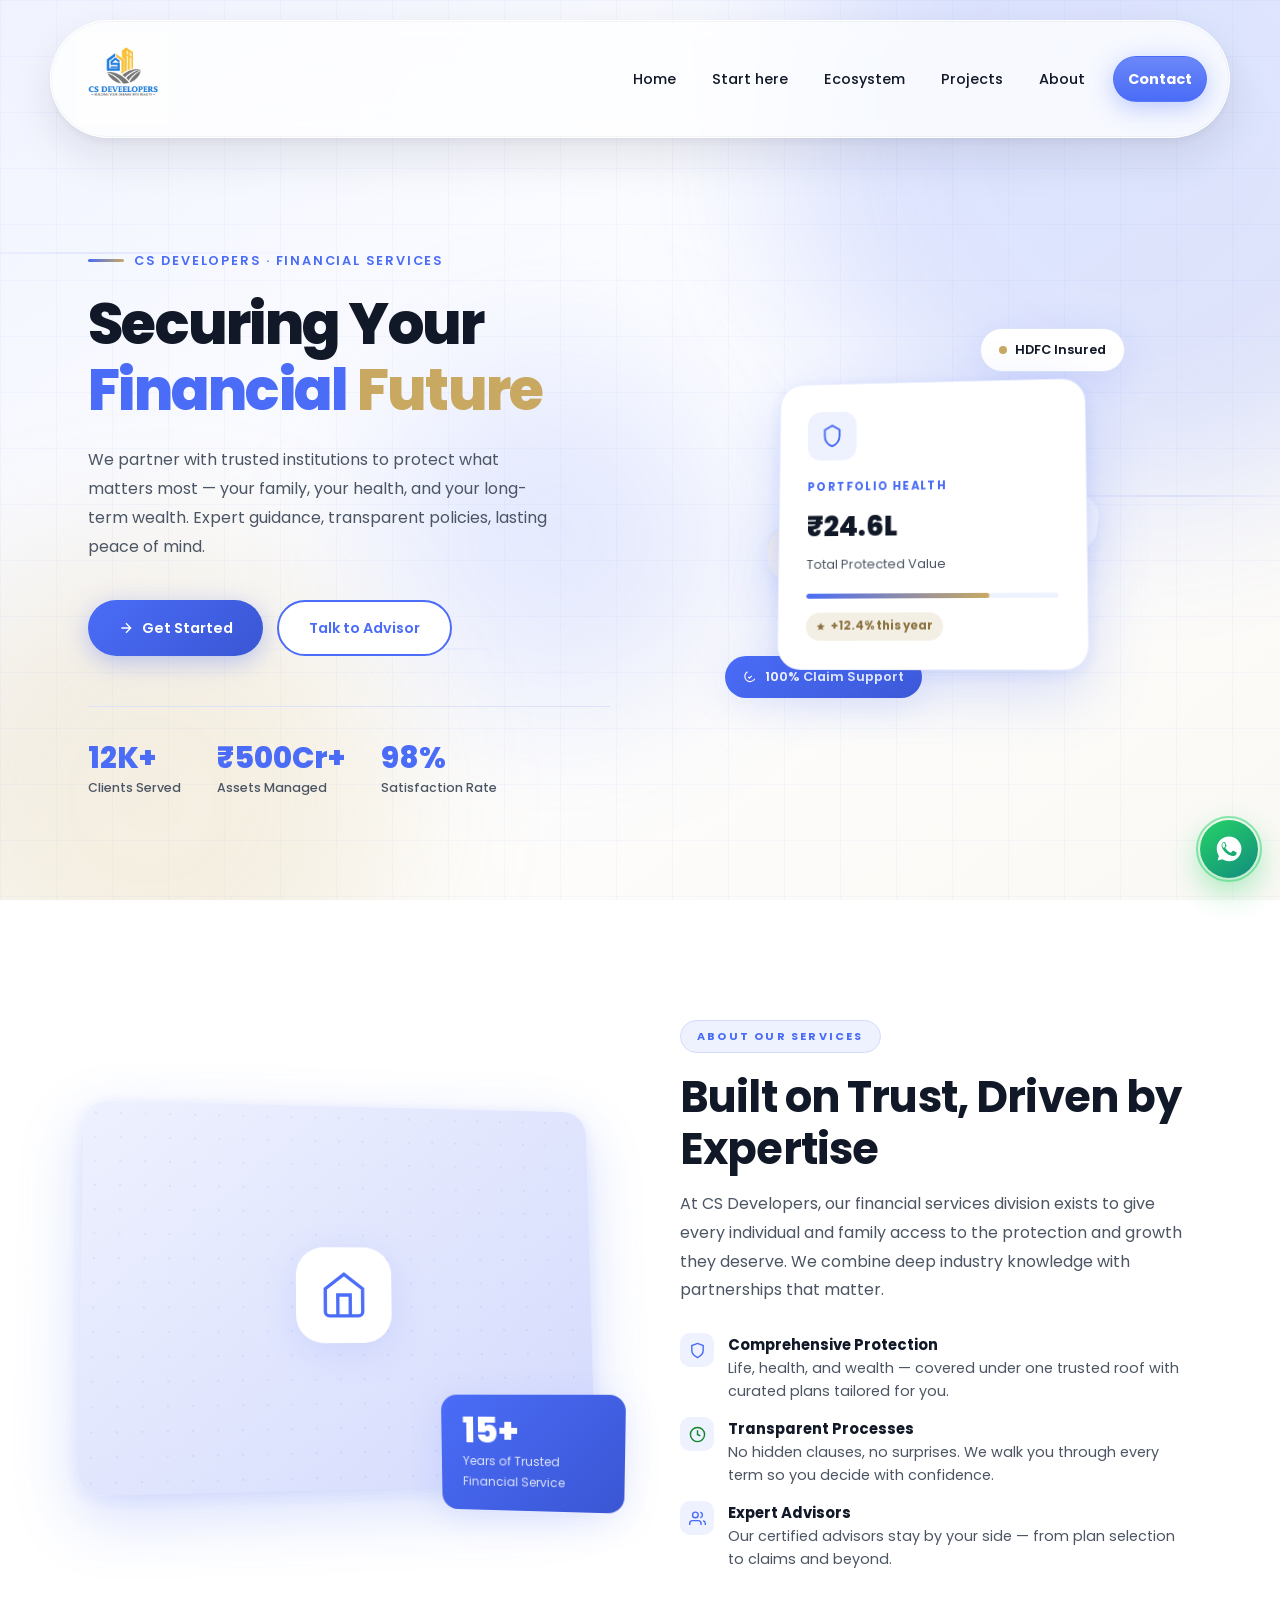
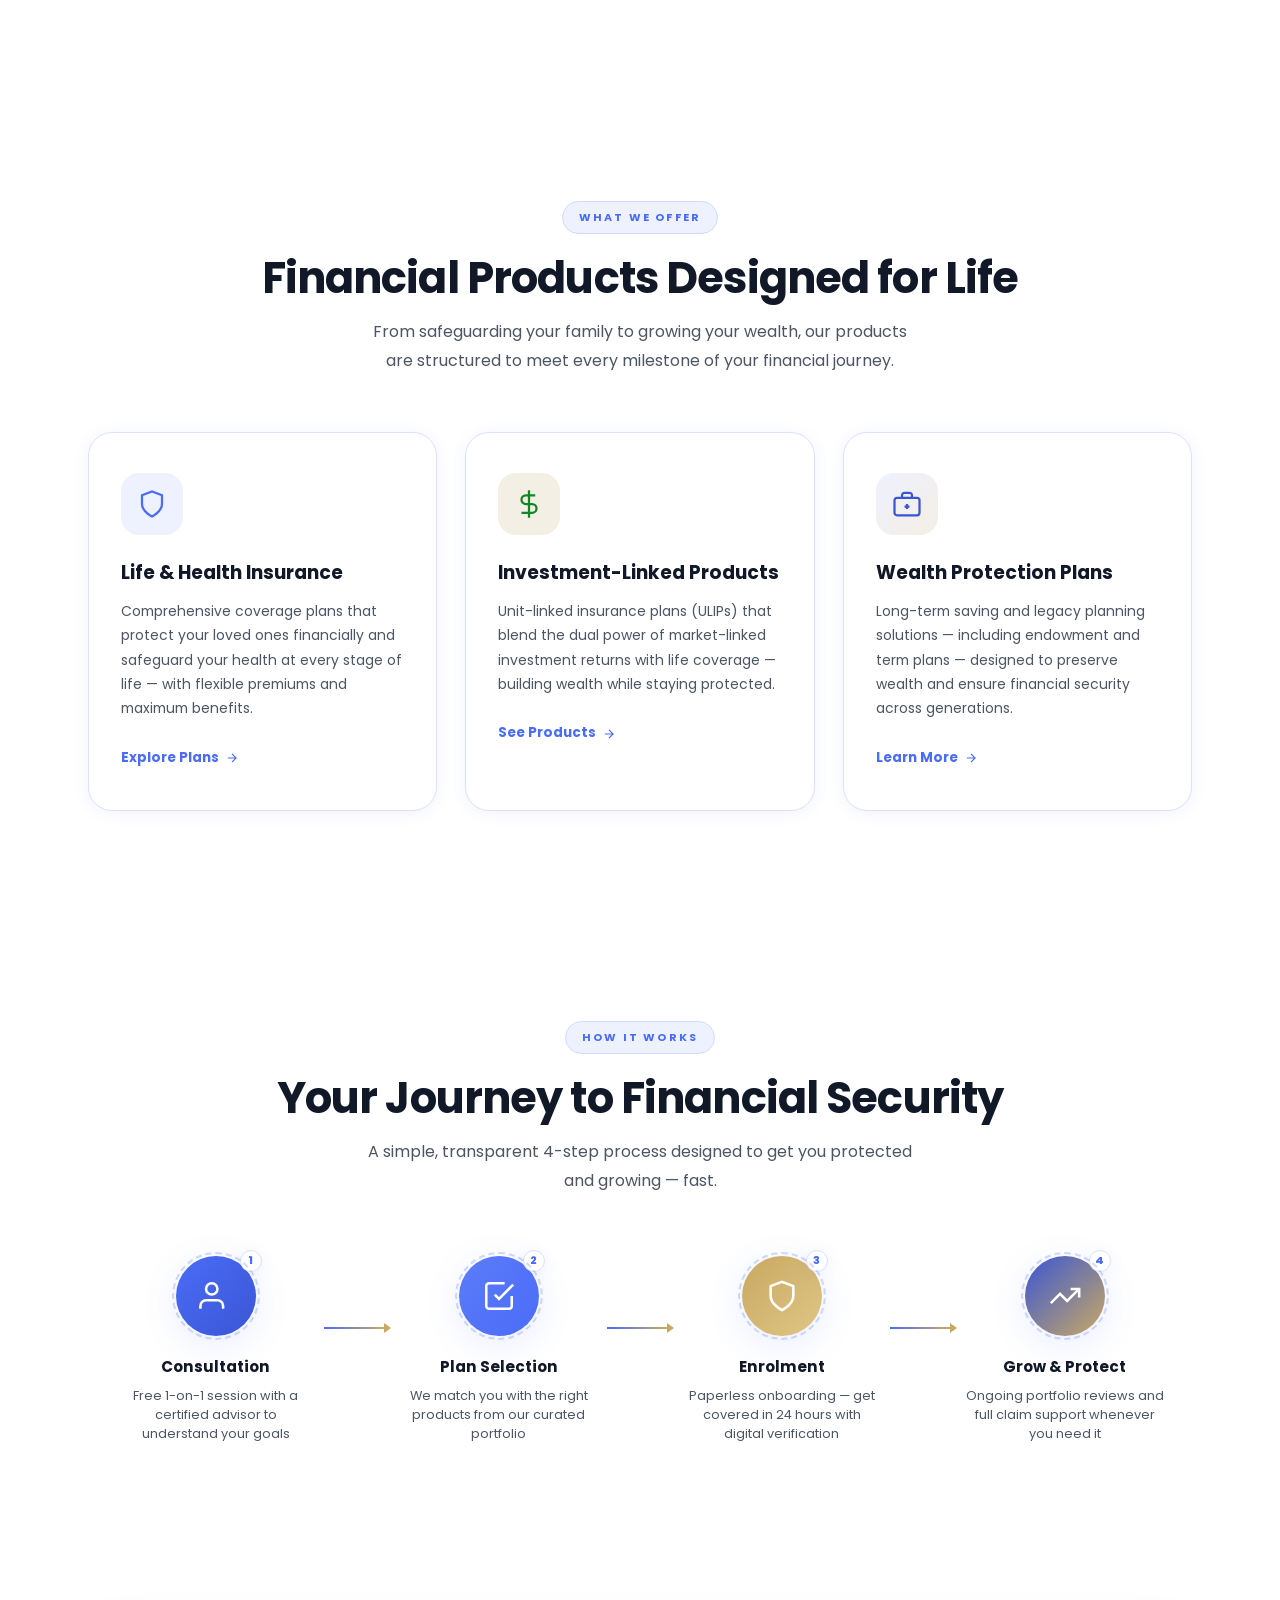
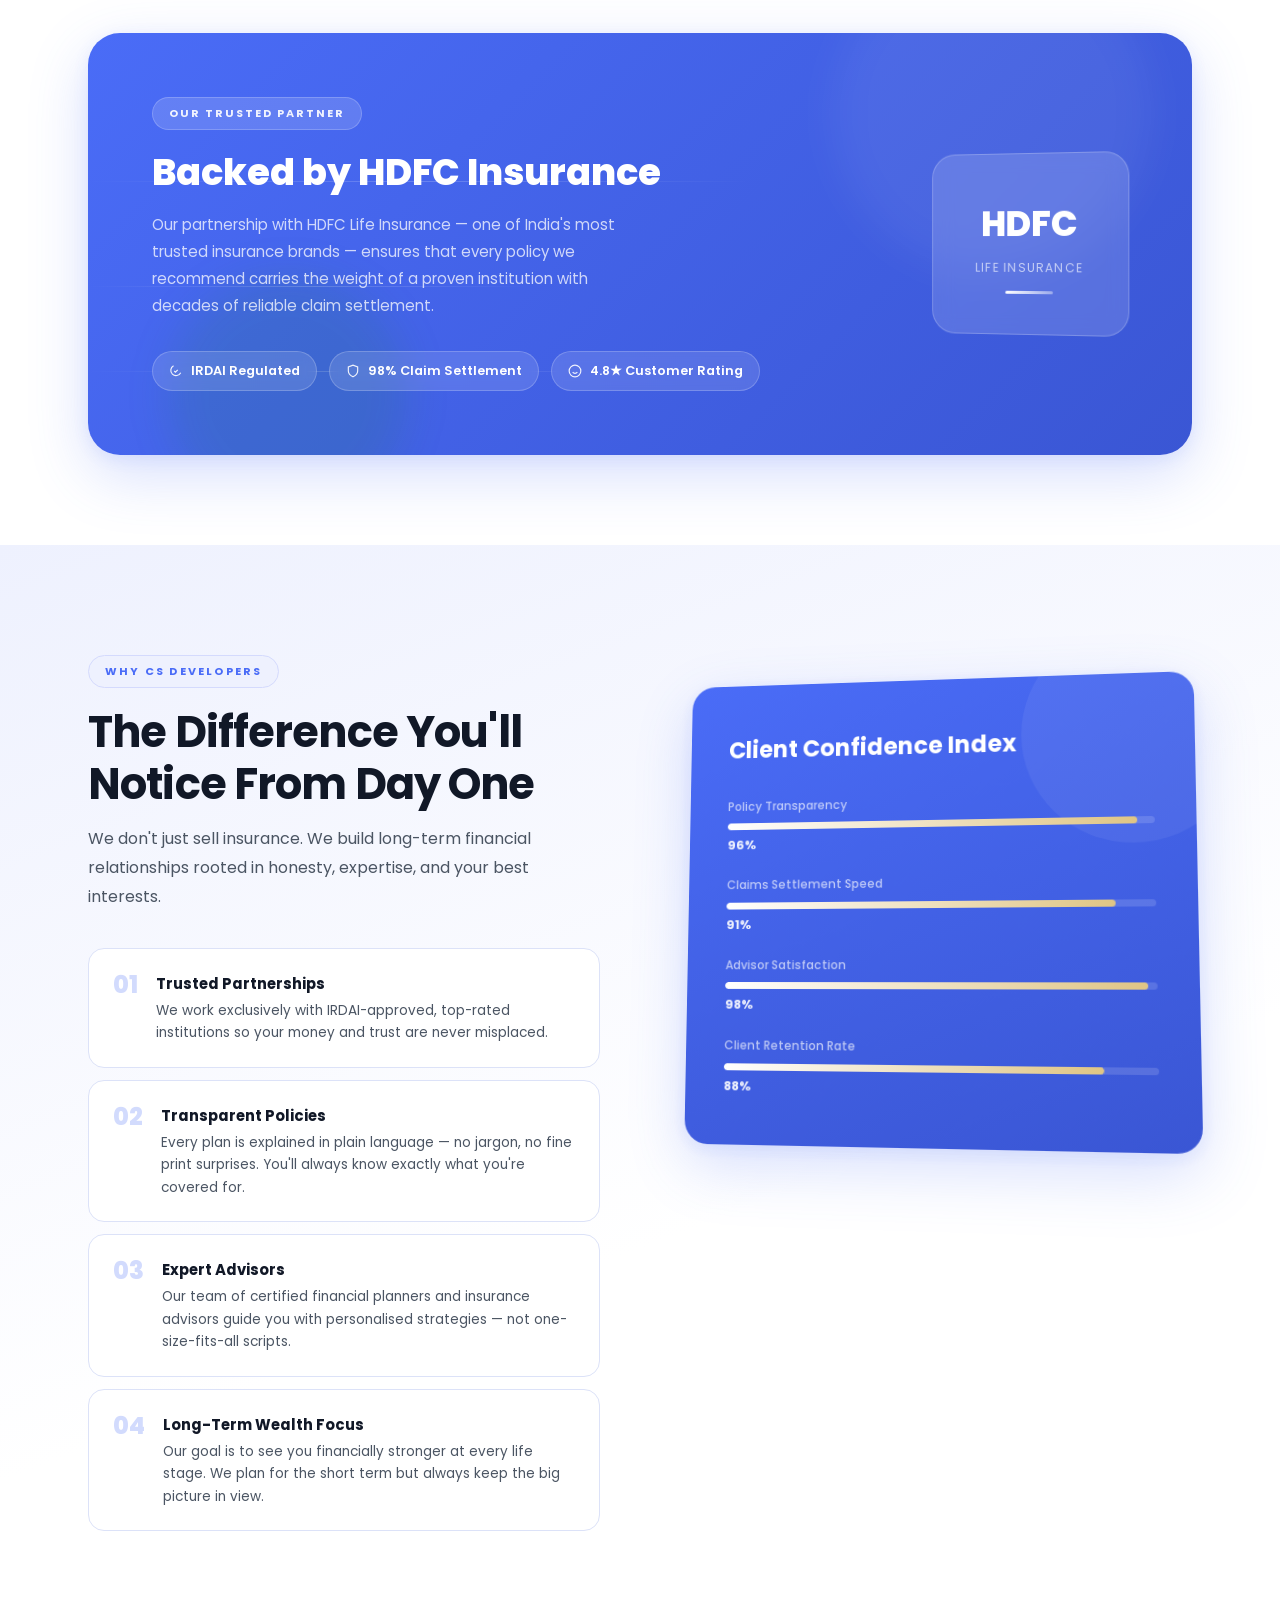
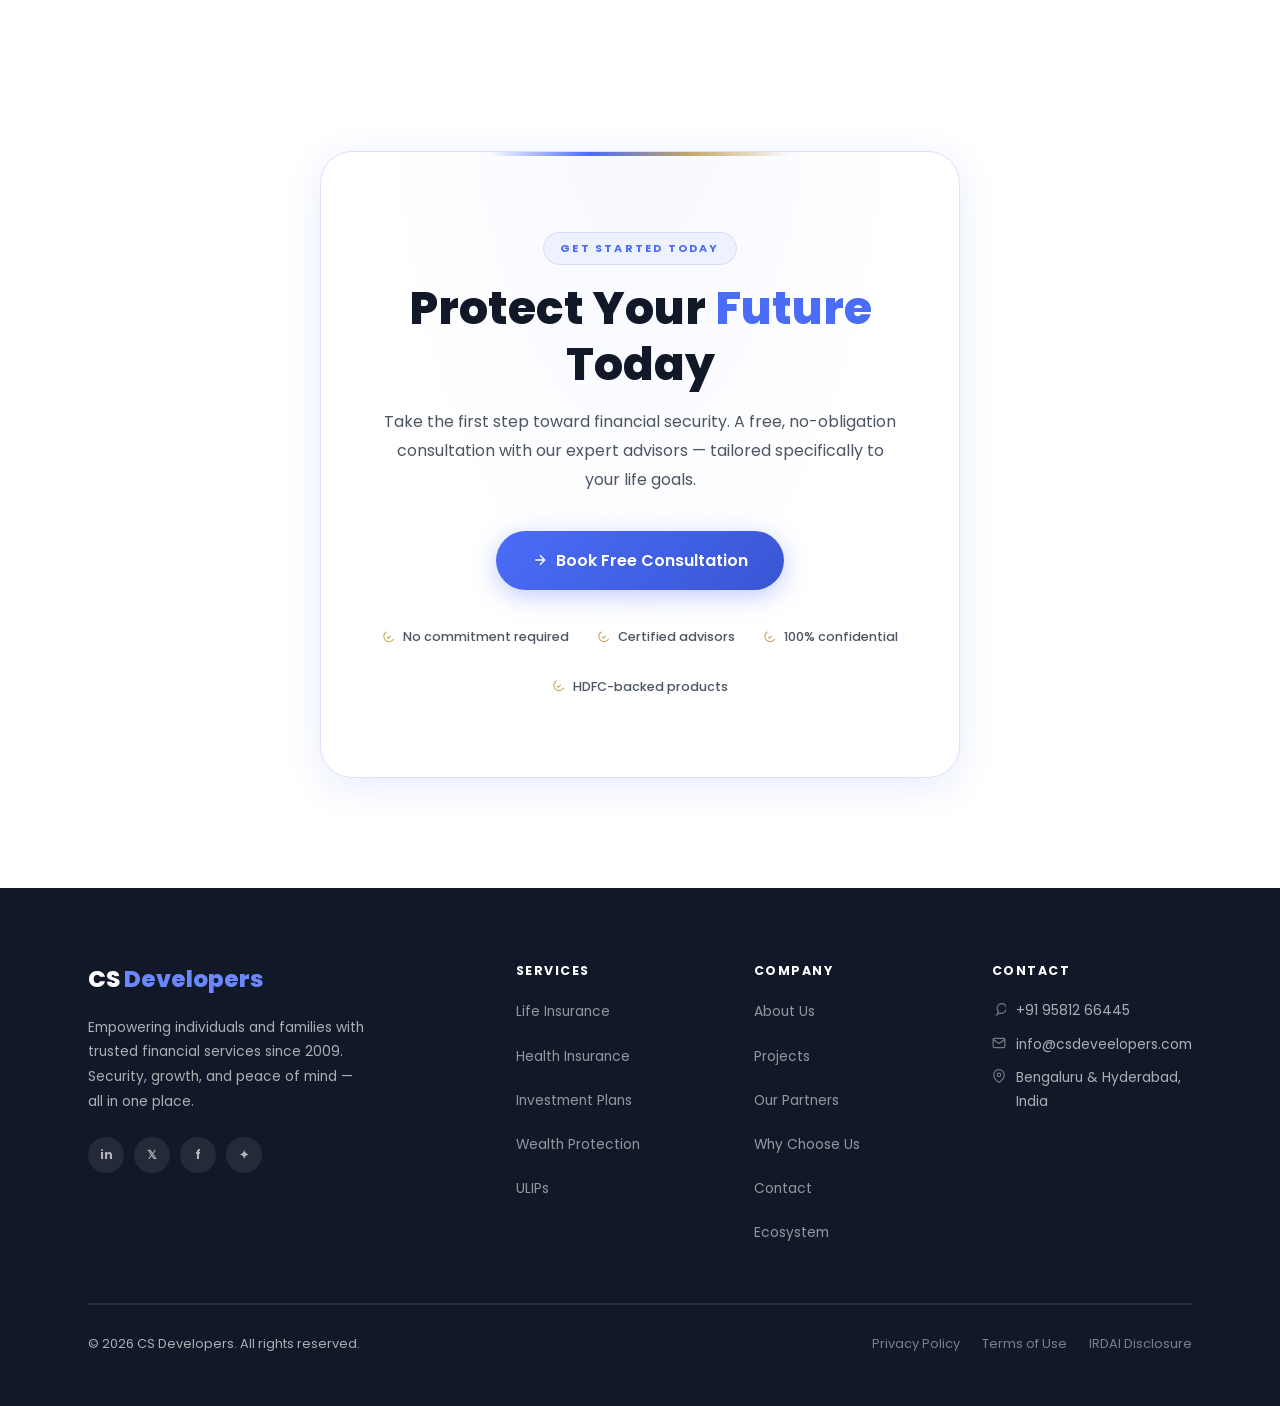
<file: financial-services.html>
<!DOCTYPE html>
<html lang="en">
<head>
  <meta charset="UTF-8" />
  <meta name="viewport" content="width=device-width, initial-scale=1.0" />
  <meta name="description" content="CS Developers Financial Services — HDFC insurance partner, life & health coverage, investment-linked plans, and expert advisors across South India." />
  <title>Financial Services – CS Developers</title>
  <link rel="preconnect" href="https://fonts.googleapis.com" />
  <link rel="preconnect" href="https://fonts.gstatic.com" crossorigin />
  <link href="https://fonts.googleapis.com/css2?family=Poppins:ital,wght@0,300;0,400;0,500;0,600;0,700;0,800;1,400&display=swap" rel="stylesheet" />
  <link rel="stylesheet" href="css/style.css?v=brand2027" />
  <link rel="stylesheet" href="css/financial-services-page.css?v=brand2027" />
</head>
<body class="page-financial-services">

  <a href="https://wa.me/919581266445?text=Hi%20CS%20Developers%2C%20I%27d%20like%20to%20know%20more%20about%20financial%20services." class="whatsapp-float" target="_blank" rel="noopener noreferrer" aria-label="Chat on WhatsApp">
    <svg viewBox="0 0 24 24" aria-hidden="true"><path fill="currentColor" d="M17.472 14.382c-.297-.149-1.758-.867-2.03-.967-.273-.099-.471-.148-.67.15-.197.297-.767.966-.94 1.164-.173.199-.347.223-.644.075-.297-.15-1.255-.463-2.39-1.475-.883-.788-1.48-1.761-1.653-2.059-.173-.297-.018-.458.13-.606.134-.133.298-.347.446-.52.149-.174.198-.298.298-.497.099-.198.05-.371-.025-.52-.075-.149-.669-1.612-.916-2.207-.242-.579-.487-.5-.669-.51-.173-.008-.371-.01-.57-.01-.198 0-.52.074-.792.372-.272.297-1.04 1.016-1.04 2.479 0 1.462 1.065 2.875 1.213 3.074.149.198 2.096 3.2 5.077 4.487.709.306 1.262.489 1.694.625.712.227 1.36.195 1.871.118.571-.085 1.758-.719 2.006-1.413.248-.694.248-1.289.173-1.413-.074-.124-.272-.198-.57-.347m-5.421 7.403h-.004a9.87 9.87 0 01-5.031-1.378l-.361-.214-3.741.982.998-3.648-.235-.374a9.86 9.86 0 01-1.51-5.26c.001-5.45 4.436-9.884 9.888-9.884 2.64 0 5.122 1.03 6.988 2.898a9.825 9.825 0 012.893 6.994c-.003 5.45-4.435 9.884-9.881 9.884M8.68 7.318c-.15-.366-.306-.372-.45-.378-.116-.006-.248-.006-.38-.006-.133 0-.347.05-.529.248-.182.198-.696.679-.696 1.655 0 .977.71 1.921.809 2.051.099.131.1.131.248.131.149 0 .347-.05.529-.248.182-.198.696-.679.696-1.654 0-.976-.71-1.921-.809-2.051"/></svg>
    <span class="whatsapp-pulse"></span>
  </a>

  <header class="site-header ph-header" id="siteHeader">
    <div class="nav-inner ph-nav-inner">
      <a href="index.html#home" class="logo logo--brand">
        <img src="assets/logo-cs-deveelopers.png?v=6" alt="CS Developers" class="logo__img" width="280" height="168" onerror="this.onerror=null;this.src='assets/logo-cs-deveelopers.svg'" />
      </a>
      <button class="nav-toggle ph-nav-toggle" type="button" aria-label="Open menu" aria-expanded="false">
        <span></span><span></span><span></span>
      </button>
      <nav class="main-nav ph-main-nav" aria-label="Primary">
        <ul>
          <li><a href="index.html#home">Home</a></li>
          <li><a href="index.html#decision">Start here</a></li>
          <li><a href="index.html#bento-services">Ecosystem</a></li>
          <li><a href="real-estate.html">Projects</a></li>
          <li><a href="about.html">About</a></li>
          <li><a href="contact.html" class="nav-cta ph-nav-cta">Contact</a></li>
        </ul>
      </nav>
    </div>
  </header>

  <section class="hero" id="home">
    <div class="hero-bg-decor">
      <div class="flow-blob flow-blob-1"></div>
      <div class="flow-blob flow-blob-2"></div>
      <div class="flow-blob flow-blob-3"></div>
      <div class="hero-grid"></div>
      <div class="flow-line flow-line-1"></div>
      <div class="flow-line flow-line-2"></div>
      <div class="flow-line flow-line-3"></div>
    </div>
    <div class="container">
      <div class="hero-inner">
        <div class="hero-content">
          <div class="hero-eyebrow fade-in">
            <div class="hero-eyebrow-line"></div>
            <span>CS Developers · Financial Services</span>
          </div>
          <h1 class="hero-title fade-in fade-in-delay-1">
            Securing Your<br /><em>Financial</em> <span class="gold-word">Future</span>
          </h1>
          <p class="hero-sub fade-in fade-in-delay-2">
            We partner with trusted institutions to protect what matters most — your family, your health, and your long-term wealth. Expert guidance, transparent policies, lasting peace of mind.
          </p>
          <div class="hero-btns fade-in fade-in-delay-3">
            <a href="#services" class="btn btn-primary">
              <svg width="16" height="16" fill="none" stroke="currentColor" stroke-width="2" viewBox="0 0 24 24" aria-hidden="true"><path d="M5 12h14M12 5l7 7-7 7"/></svg>
              Get Started
            </a>
            <a href="contact.html" class="btn btn-outline">Talk to Advisor</a>
          </div>
          <div class="hero-stats fade-in fade-in-delay-4">
            <div>
              <div class="hero-stat-num">12K+</div>
              <div class="hero-stat-label">Clients Served</div>
            </div>
            <div>
              <div class="hero-stat-num">₹500Cr+</div>
              <div class="hero-stat-label">Assets Managed</div>
            </div>
            <div>
              <div class="hero-stat-num">98%</div>
              <div class="hero-stat-label">Satisfaction Rate</div>
            </div>
          </div>
        </div>
        <div class="hero-visual fade-in fade-in-delay-2">
          <div class="hero-card-stack">
            <div class="hcard hcard-back1"></div>
            <div class="hcard hcard-back2"></div>
            <div class="hcard hcard-main">
              <div class="hcard-icon">
                <svg fill="none" stroke="#4a6cf7" stroke-width="1.8" viewBox="0 0 24 24" aria-hidden="true"><path d="M12 2l7 4v6c0 4.4-3 8.5-7 9.5C8 20.5 5 16.4 5 12V6l7-4z"/></svg>
              </div>
              <div class="hcard-label">Portfolio Health</div>
              <div class="hcard-value">₹24.6L</div>
              <div class="hcard-sub">Total Protected Value</div>
              <div class="hcard-bar"><div class="hcard-bar-fill"></div></div>
              <div class="hcard-pill">
                <svg width="10" height="10" fill="currentColor" viewBox="0 0 10 10" aria-hidden="true"><path d="M5 1l1.2 2.5 2.8.4-2 1.95.47 2.75L5 7.3l-2.47 1.3.47-2.75L1 3.9l2.8-.4z"/></svg>
                +12.4% this year
              </div>
            </div>
            <div class="floating-badge fb-1">
              <div class="fb-dot"></div>
              HDFC Insured
            </div>
            <div class="floating-badge fb-2 fb-blue">
              <svg width="14" height="14" fill="none" stroke="currentColor" stroke-width="2" viewBox="0 0 24 24" aria-hidden="true"><path d="M9 12l2 2 4-4M7.8 3A9 9 0 1 0 20.1 15"/></svg>
              100% Claim Support
            </div>
          </div>
        </div>
      </div>
    </div>
  </section>

  <section class="about" id="about">
    <div class="container">
      <div class="about-inner">
        <div class="about-visual fade-in">
          <div class="about-img-wrap">
            <div class="about-pattern"></div>
            <div class="about-big-icon">
              <svg width="48" height="48" fill="none" stroke="#4a6cf7" stroke-width="1.6" viewBox="0 0 24 24" aria-hidden="true">
                <path d="M3 9l9-7 9 7v11a2 2 0 0 1-2 2H5a2 2 0 0 1-2-2z"/>
                <polyline points="9 22 9 12 15 12 15 22"/>
              </svg>
            </div>
          </div>
          <div class="about-accent-box">
            <div class="num">15+</div>
            <div class="lbl">Years of Trusted Financial Service</div>
          </div>
        </div>
        <div class="about-content fade-in fade-in-delay-1">
          <div class="section-label">About Our Services</div>
          <h2 class="section-title">Built on Trust, Driven by Expertise</h2>
          <p class="section-sub">
            At CS Developers, our financial services division exists to give every individual and family access to the protection and growth they deserve. We combine deep industry knowledge with partnerships that matter.
          </p>
          <ul class="about-features">
            <li>
              <div class="af-icon">
                <svg fill="none" stroke="#4a6cf7" stroke-width="2" viewBox="0 0 24 24" aria-hidden="true"><path d="M12 22s8-4 8-10V5l-8-3-8 3v7c0 6 8 10 8 10z"/></svg>
              </div>
              <div class="af-text">
                <strong>Comprehensive Protection</strong>
                Life, health, and wealth — covered under one trusted roof with curated plans tailored for you.
              </div>
            </li>
            <li>
              <div class="af-icon">
                <svg fill="none" stroke="#118627" stroke-width="2" viewBox="0 0 24 24" aria-hidden="true"><circle cx="12" cy="12" r="10"/><path d="M12 6v6l4 2"/></svg>
              </div>
              <div class="af-text">
                <strong>Transparent Processes</strong>
                No hidden clauses, no surprises. We walk you through every term so you decide with confidence.
              </div>
            </li>
            <li>
              <div class="af-icon">
                <svg fill="none" stroke="#4a6cf7" stroke-width="2" viewBox="0 0 24 24" aria-hidden="true"><path d="M17 21v-2a4 4 0 0 0-4-4H5a4 4 0 0 0-4 4v2"/><circle cx="9" cy="7" r="4"/><path d="M23 21v-2a4 4 0 0 0-3-3.87M16 3.13a4 4 0 0 1 0 7.75"/></svg>
              </div>
              <div class="af-text">
                <strong>Expert Advisors</strong>
                Our certified advisors stay by your side — from plan selection to claims and beyond.
              </div>
            </li>
          </ul>
        </div>
      </div>
    </div>
  </section>

  <section class="services" id="services">
    <div class="container">
      <div class="services-header fade-in">
        <div class="section-label">What We Offer</div>
        <h2 class="section-title">Financial Products Designed for Life</h2>
        <p class="section-sub">From safeguarding your family to growing your wealth, our products are structured to meet every milestone of your financial journey.</p>
      </div>
      <div class="services-grid">
        <div class="service-card fade-in fade-in-delay-1">
          <div class="sc-icon sc-icon-blue">
            <svg fill="none" stroke="#4a6cf7" stroke-width="1.8" viewBox="0 0 24 24" aria-hidden="true"><path d="M12 22s8-4 8-10V5l-8-3-8 3v7c0 6 8 10 8 10z"/></svg>
          </div>
          <h3 class="sc-title">Life &amp; Health Insurance</h3>
          <p class="sc-desc">Comprehensive coverage plans that protect your loved ones financially and safeguard your health at every stage of life — with flexible premiums and maximum benefits.</p>
          <a href="contact.html" class="sc-link">Explore Plans
            <svg width="14" height="14" fill="none" stroke="currentColor" stroke-width="2" viewBox="0 0 24 24" aria-hidden="true"><path d="M5 12h14M12 5l7 7-7 7"/></svg>
          </a>
        </div>
        <div class="service-card fade-in fade-in-delay-2">
          <div class="sc-icon sc-icon-gold">
            <svg fill="none" stroke="#118627" stroke-width="1.8" viewBox="0 0 24 24" aria-hidden="true"><line x1="12" y1="1" x2="12" y2="23"/><path d="M17 5H9.5a3.5 3.5 0 0 0 0 7h5a3.5 3.5 0 0 1 0 7H6"/></svg>
          </div>
          <h3 class="sc-title">Investment-Linked Products</h3>
          <p class="sc-desc">Unit-linked insurance plans (ULIPs) that blend the dual power of market-linked investment returns with life coverage — building wealth while staying protected.</p>
          <a href="contact.html" class="sc-link">See Products
            <svg width="14" height="14" fill="none" stroke="currentColor" stroke-width="2" viewBox="0 0 24 24" aria-hidden="true"><path d="M5 12h14M12 5l7 7-7 7"/></svg>
          </a>
        </div>
        <div class="service-card fade-in fade-in-delay-3">
          <div class="sc-icon sc-icon-mix">
            <svg fill="none" stroke="#3a56d4" stroke-width="1.8" viewBox="0 0 24 24" aria-hidden="true"><rect x="2" y="7" width="20" height="14" rx="2"/><path d="M16 7V5a2 2 0 0 0-2-2h-4a2 2 0 0 0-2 2v2"/><line x1="12" y1="12" x2="12" y2="16"/><line x1="10" y1="14" x2="14" y2="14"/></svg>
          </div>
          <h3 class="sc-title">Wealth Protection Plans</h3>
          <p class="sc-desc">Long-term saving and legacy planning solutions — including endowment and term plans — designed to preserve wealth and ensure financial security across generations.</p>
          <a href="contact.html" class="sc-link">Learn More
            <svg width="14" height="14" fill="none" stroke="currentColor" stroke-width="2" viewBox="0 0 24 24" aria-hidden="true"><path d="M5 12h14M12 5l7 7-7 7"/></svg>
          </a>
        </div>
      </div>
    </div>
  </section>

  <section class="flow-section" id="flow">
    <div class="container">
      <div class="flow-header fade-in">
        <div class="section-label">How It Works</div>
        <h2 class="section-title">Your Journey to Financial Security</h2>
        <p class="section-sub" style="margin:0 auto;">A simple, transparent 4-step process designed to get you protected and growing — fast.</p>
      </div>
      <div class="flow-pipeline fade-in fade-in-delay-1">
        <div class="flow-step fs-1">
          <div class="flow-step-bubble">
            <div class="flow-step-num">1</div>
            <svg fill="none" stroke="#fff" stroke-width="1.8" viewBox="0 0 24 24" aria-hidden="true"><path d="M17 21v-2a4 4 0 0 0-4-4H5a4 4 0 0 0-4 4v2"/><circle cx="9" cy="7" r="4"/></svg>
          </div>
          <div class="flow-step-title">Consultation</div>
          <div class="flow-step-desc">Free 1-on-1 session with a certified advisor to understand your goals</div>
        </div>
        <div class="flow-arrow">
          <div class="flow-arrow-line"></div>
          <div class="flow-arrow-head"></div>
        </div>
        <div class="flow-step fs-2">
          <div class="flow-step-bubble">
            <div class="flow-step-num">2</div>
            <svg fill="none" stroke="#fff" stroke-width="1.8" viewBox="0 0 24 24" aria-hidden="true"><path d="M9 11l3 3L22 4"/><path d="M21 12v7a2 2 0 0 1-2 2H5a2 2 0 0 1-2-2V5a2 2 0 0 1 2-2h11"/></svg>
          </div>
          <div class="flow-step-title">Plan Selection</div>
          <div class="flow-step-desc">We match you with the right products from our curated portfolio</div>
        </div>
        <div class="flow-arrow">
          <div class="flow-arrow-line"></div>
          <div class="flow-arrow-head"></div>
        </div>
        <div class="flow-step fs-3">
          <div class="flow-step-bubble">
            <div class="flow-step-num">3</div>
            <svg fill="none" stroke="#fff" stroke-width="1.8" viewBox="0 0 24 24" aria-hidden="true"><path d="M12 22s8-4 8-10V5l-8-3-8 3v7c0 6 8 10 8 10z"/></svg>
          </div>
          <div class="flow-step-title">Enrolment</div>
          <div class="flow-step-desc">Paperless onboarding — get covered in 24 hours with digital verification</div>
        </div>
        <div class="flow-arrow">
          <div class="flow-arrow-line"></div>
          <div class="flow-arrow-head"></div>
        </div>
        <div class="flow-step fs-4">
          <div class="flow-step-bubble">
            <div class="flow-step-num">4</div>
            <svg fill="none" stroke="#fff" stroke-width="1.8" viewBox="0 0 24 24" aria-hidden="true"><polyline points="22 7 13.5 15.5 8.5 10.5 2 17"/><polyline points="16 7 22 7 22 13"/></svg>
          </div>
          <div class="flow-step-title">Grow &amp; Protect</div>
          <div class="flow-step-desc">Ongoing portfolio reviews and full claim support whenever you need it</div>
        </div>
      </div>
    </div>
  </section>

  <section class="partner" id="partner">
    <div class="container">
      <div class="partner-inner fade-in">
        <div class="partner-flow-lines">
          <div class="pfl pfl-1"></div>
          <div class="pfl pfl-2"></div>
          <div class="pfl pfl-3"></div>
        </div>
        <div class="partner-left">
          <div class="partner-label">Our Trusted Partner</div>
          <h2 class="partner-title">Backed by HDFC Insurance</h2>
          <p class="partner-desc">
            Our partnership with HDFC Life Insurance — one of India&apos;s most trusted insurance brands — ensures that every policy we recommend carries the weight of a proven institution with decades of reliable claim settlement.
          </p>
          <div class="partner-badges">
            <div class="badge">
              <svg fill="none" stroke="currentColor" stroke-width="2" viewBox="0 0 24 24" aria-hidden="true"><path d="M9 12l2 2 4-4M7.8 3A9 9 0 1 0 20.1 15"/></svg>
              IRDAI Regulated
            </div>
            <div class="badge">
              <svg fill="none" stroke="currentColor" stroke-width="2" viewBox="0 0 24 24" aria-hidden="true"><path d="M12 22s8-4 8-10V5l-8-3-8 3v7c0 6 8 10 8 10z"/></svg>
              98% Claim Settlement
            </div>
            <div class="badge">
              <svg fill="none" stroke="currentColor" stroke-width="2" viewBox="0 0 24 24" aria-hidden="true"><circle cx="12" cy="12" r="10"/><path d="M8 14s1.5 2 4 2 4-2 4-2"/><line x1="9" y1="9" x2="9.01" y2="9"/><line x1="15" y1="9" x2="15.01" y2="9"/></svg>
              4.8★ Customer Rating
            </div>
          </div>
        </div>
        <div class="partner-logo-wrap">
          <div class="partner-logo-text">HDFC</div>
          <div class="partner-logo-sub">Life Insurance</div>
          <div class="hdfc-line"></div>
        </div>
      </div>
    </div>
  </section>

  <section class="why" id="why">
    <div class="container">
      <div class="why-inner">
        <div class="why-left">
          <div class="fade-in">
            <div class="section-label">Why CS Developers</div>
            <h2 class="section-title">The Difference You&apos;ll Notice From Day One</h2>
            <p class="section-sub">We don&apos;t just sell insurance. We build long-term financial relationships rooted in honesty, expertise, and your best interests.</p>
          </div>
          <ul class="why-list">
            <li class="why-item fade-in fade-in-delay-1">
              <div class="wi-num">01</div>
              <div class="wi-content">
                <div class="wi-title">Trusted Partnerships</div>
                <div class="wi-desc">We work exclusively with IRDAI-approved, top-rated institutions so your money and trust are never misplaced.</div>
              </div>
            </li>
            <li class="why-item fade-in fade-in-delay-2">
              <div class="wi-num">02</div>
              <div class="wi-content">
                <div class="wi-title">Transparent Policies</div>
                <div class="wi-desc">Every plan is explained in plain language — no jargon, no fine print surprises. You&apos;ll always know exactly what you&apos;re covered for.</div>
              </div>
            </li>
            <li class="why-item fade-in fade-in-delay-3">
              <div class="wi-num">03</div>
              <div class="wi-content">
                <div class="wi-title">Expert Advisors</div>
                <div class="wi-desc">Our team of certified financial planners and insurance advisors guide you with personalised strategies — not one-size-fits-all scripts.</div>
              </div>
            </li>
            <li class="why-item fade-in fade-in-delay-4">
              <div class="wi-num">04</div>
              <div class="wi-content">
                <div class="wi-title">Long-Term Wealth Focus</div>
                <div class="wi-desc">Our goal is to see you financially stronger at every life stage. We plan for the short term but always keep the big picture in view.</div>
              </div>
            </li>
          </ul>
        </div>
        <div class="why-right fade-in fade-in-delay-2">
          <div class="why-visual">
            <div class="wv-title">Client Confidence Index</div>
            <div class="wv-stats">
              <div class="wv-stat">
                <div class="wv-label">Policy Transparency</div>
                <div class="wv-bar-wrap"><div class="wv-bar" style="width:96%"></div></div>
                <div class="wv-val">96%</div>
              </div>
              <div class="wv-stat">
                <div class="wv-label">Claims Settlement Speed</div>
                <div class="wv-bar-wrap"><div class="wv-bar" style="width:91%"></div></div>
                <div class="wv-val">91%</div>
              </div>
              <div class="wv-stat">
                <div class="wv-label">Advisor Satisfaction</div>
                <div class="wv-bar-wrap"><div class="wv-bar" style="width:98%"></div></div>
                <div class="wv-val">98%</div>
              </div>
              <div class="wv-stat">
                <div class="wv-label">Client Retention Rate</div>
                <div class="wv-bar-wrap"><div class="wv-bar" style="width:88%"></div></div>
                <div class="wv-val">88%</div>
              </div>
            </div>
          </div>
        </div>
      </div>
    </div>
  </section>

  <section class="cta-banner" id="cta">
    <div class="container">
      <div class="cta-inner fade-in">
        <div class="cta-content">
          <div class="section-label" style="display:inline-block;margin-bottom:16px;">Get Started Today</div>
          <h2 class="cta-title">Protect Your <span>Future</span> Today</h2>
          <p class="cta-desc">Take the first step toward financial security. A free, no-obligation consultation with our expert advisors — tailored specifically to your life goals.</p>
          <a href="contact.html" class="btn btn-primary" style="font-size:1rem;padding:16px 36px;">
            <svg width="16" height="16" fill="none" stroke="currentColor" stroke-width="2" viewBox="0 0 24 24" aria-hidden="true"><path d="M5 12h14M12 5l7 7-7 7"/></svg>
            Book Free Consultation
          </a>
          <div class="cta-trust">
            <div class="ct-item">
              <svg fill="none" stroke="currentColor" stroke-width="2" viewBox="0 0 24 24" aria-hidden="true"><path d="M9 12l2 2 4-4M7.8 3A9 9 0 1 0 20.1 15"/></svg>
              No commitment required
            </div>
            <div class="ct-item">
              <svg fill="none" stroke="currentColor" stroke-width="2" viewBox="0 0 24 24" aria-hidden="true"><path d="M9 12l2 2 4-4M7.8 3A9 9 0 1 0 20.1 15"/></svg>
              Certified advisors
            </div>
            <div class="ct-item">
              <svg fill="none" stroke="currentColor" stroke-width="2" viewBox="0 0 24 24" aria-hidden="true"><path d="M9 12l2 2 4-4M7.8 3A9 9 0 1 0 20.1 15"/></svg>
              100% confidential
            </div>
            <div class="ct-item">
              <svg fill="none" stroke="currentColor" stroke-width="2" viewBox="0 0 24 24" aria-hidden="true"><path d="M9 12l2 2 4-4M7.8 3A9 9 0 1 0 20.1 15"/></svg>
              HDFC-backed products
            </div>
          </div>
        </div>
      </div>
    </div>
  </section>

  <footer>
    <div class="container">
      <div class="footer-top">
        <div class="footer-brand">
          <div class="footer-logo">CS <span>Developers</span></div>
          <p>Empowering individuals and families with trusted financial services since 2009. Security, growth, and peace of mind — all in one place.</p>
          <div class="footer-social">
            <a class="social-btn" href="#" aria-label="LinkedIn">in</a>
            <a class="social-btn" href="#" aria-label="Twitter">𝕏</a>
            <a class="social-btn" href="#" aria-label="Facebook">f</a>
            <a class="social-btn" href="#" aria-label="Instagram">✦</a>
          </div>
        </div>
        <div>
          <div class="footer-col-title">Services</div>
          <ul class="footer-links">
            <li><a href="#services">Life Insurance</a></li>
            <li><a href="#services">Health Insurance</a></li>
            <li><a href="#services">Investment Plans</a></li>
            <li><a href="#services">Wealth Protection</a></li>
            <li><a href="#services">ULIPs</a></li>
          </ul>
        </div>
        <div>
          <div class="footer-col-title">Company</div>
          <ul class="footer-links">
            <li><a href="about.html">About Us</a></li>
            <li><a href="real-estate.html">Projects</a></li>
            <li><a href="#partner">Our Partners</a></li>
            <li><a href="#why">Why Choose Us</a></li>
            <li><a href="contact.html">Contact</a></li>
            <li><a href="index.html#bento-services">Ecosystem</a></li>
          </ul>
        </div>
        <div>
          <div class="footer-col-title">Contact</div>
          <div class="footer-contact-item">
            <svg fill="none" stroke="currentColor" stroke-width="2" viewBox="0 0 24 24" aria-hidden="true"><path d="M22 16.9a8 8 0 0 1-8.3 2.1L8 22l3-5.7A8 8 0 1 1 22 16.9z"/></svg>
            <a href="tel:+919581266445" style="color:inherit;text-decoration:none;">+91 95812 66445</a>
          </div>
          <div class="footer-contact-item">
            <svg fill="none" stroke="currentColor" stroke-width="2" viewBox="0 0 24 24" aria-hidden="true"><path d="M4 4h16c1.1 0 2 .9 2 2v12c0 1.1-.9 2-2 2H4c-1.1 0-2-.9-2-2V6c0-1.1.9-2 2-2z"/><polyline points="22,6 12,13 2,6"/></svg>
            <a href="mailto:info@csdeveelopers.com" style="color:inherit;text-decoration:none;">info@csdeveelopers.com</a>
          </div>
          <div class="footer-contact-item">
            <svg fill="none" stroke="currentColor" stroke-width="2" viewBox="0 0 24 24" aria-hidden="true"><path d="M21 10c0 7-9 13-9 13s-9-6-9-13a9 9 0 0 1 18 0z"/><circle cx="12" cy="10" r="3"/></svg>
            Bengaluru &amp; Hyderabad, India
          </div>
        </div>
      </div>
      <div class="footer-bottom">
        <span>© <span id="fsYear"></span> CS Developers. All rights reserved.</span>
        <div style="display:flex;gap:22px;">
          <a href="#">Privacy Policy</a>
          <a href="#">Terms of Use</a>
          <a href="#">IRDAI Disclosure</a>
        </div>
      </div>
    </div>
  </footer>

  <script src="js/financial-services-page.js" defer></script>
</body>
</html>
</file>
<file: css/style.css>
/* ============================================
   CSDEVEELOPERS — Brand theme (logo style guide)
   Blue #4a6cf7 · Ink #111827 · pale gold accents · Poppins
   ============================================ */

:root {
  --brand-blue: #4a6cf7;
  --brand-blue-dark: #3a56d4;
  --brand-blue-light: #6b87f9;
  /* Pale gold — use sparingly (highlights, rare accents) */
  --brand-gold: #c9a962;
  --brand-gold-dark: #a88b45;
  --brand-grey: #6b7280;
  --color-bg: #ffffff;
  --color-surface: #ffffff;
  --color-ink: #111827;
  --color-muted: #4b5563;
  --color-border: rgba(17, 24, 39, 0.08);
  --accent: var(--brand-blue);
  --accent-soft: rgba(74, 108, 247, 0.12);
  --accent-glow: rgba(74, 108, 247, 0.28);
  --accent-rgb: 74, 108, 247;
  /* Primary CTAs — brand blue */
  --cta: var(--brand-blue);
  --cta-soft: rgba(74, 108, 247, 0.15);
  --cta-glow: rgba(74, 108, 247, 0.32);
  --gold-accent-soft: rgba(201, 169, 98, 0.18);
  --gold-accent-glow: rgba(201, 169, 98, 0.35);
  --glass: rgba(255, 255, 255, 0.72);
  --glass-strong: rgba(255, 255, 255, 0.88);
  --glass-border: rgba(255, 255, 255, 0.65);
  --shadow-soft: 0 8px 32px rgba(17, 24, 39, 0.06);
  --shadow-lift: 0 24px 56px rgba(17, 24, 39, 0.1);
  --radius-sm: 10px;
  --radius-md: 16px;
  --radius-lg: 24px;
  --radius-xl: 32px;
  --font: "Poppins", system-ui, sans-serif;
  --header-h: 108px;
  --ease-out: cubic-bezier(0.22, 1, 0.36, 1);
  /* Vertical rhythm — tighter, production-style density */
  --section-pad-y: clamp(2.75rem, 5vw, 4rem);
  --section-pad-x: clamp(16px, 4vw, 20px);
  --section-head-gap: clamp(1.5rem, 3vw, 2rem);
  --section-grid-gap: clamp(0.9375rem, 2vw, 1.25rem);
}

*,
*::before,
*::after {
  box-sizing: border-box;
}

html {
  scroll-behavior: smooth;
}

body {
  margin: 0;
  font-family: var(--font);
  font-size: 16px;
  line-height: 1.6;
  color: var(--color-ink);
  background-color: var(--color-bg);
  background-image: none;
  overflow-x: hidden;
  -webkit-font-smoothing: antialiased;
}

img {
  max-width: 100%;
  height: auto;
  display: block;
}

a {
  color: inherit;
  text-decoration: none;
}

.container {
  width: min(1180px, 100% - 40px);
  margin-inline: auto;
}

.accent {
  color: var(--accent);
}

/* Blue pill section label (brand reference) */
.section-badge {
  display: inline-block;
  padding: 8px 20px;
  margin-bottom: 14px;
  background: var(--accent);
  color: #fff;
  font-size: 0.68rem;
  font-weight: 700;
  letter-spacing: 0.2em;
  text-transform: uppercase;
  border-radius: 999px;
  box-shadow: 0 6px 20px rgba(var(--accent-rgb), 0.25);
}

/* Optional L-corner accent on cards (product lines style) */
.card-brand-corners {
  position: relative;
}

.card-brand-corners::before,
.card-brand-corners::after {
  content: "";
  position: absolute;
  width: 22px;
  height: 22px;
  border-color: var(--accent);
  border-style: solid;
  opacity: 0.35;
  pointer-events: none;
  z-index: 2;
  transition: opacity 0.35s ease;
}

.card-brand-corners::before {
  top: 14px;
  left: 14px;
  border-width: 2px 0 0 2px;
  border-radius: 2px 0 0 0;
}

.card-brand-corners::after {
  bottom: 14px;
  right: 14px;
  border-width: 0 2px 2px 0;
  border-radius: 0 0 2px 0;
}

.card-brand-corners:hover::before,
.card-brand-corners:hover::after {
  opacity: 0.65;
}

/* ---------- Floating WhatsApp ---------- */
.whatsapp-float {
  position: fixed;
  right: 22px;
  bottom: 22px;
  z-index: 9999;
  width: 58px;
  height: 58px;
  border-radius: 50%;
  background: linear-gradient(145deg, #25d366, #128c7e);
  color: #fff;
  display: grid;
  place-items: center;
  box-shadow: 0 12px 32px rgba(37, 211, 102, 0.45);
  transition: transform 0.35s var(--ease-out), box-shadow 0.35s;
}

.whatsapp-float svg {
  width: 30px;
  height: 30px;
}

.whatsapp-float:hover {
  transform: scale(1.08) translateY(-2px);
  box-shadow: 0 16px 40px rgba(37, 211, 102, 0.55);
}

.whatsapp-pulse {
  position: absolute;
  inset: -4px;
  border-radius: 50%;
  border: 2px solid rgba(37, 211, 102, 0.5);
  animation: pulse-ring 2s ease-out infinite;
  pointer-events: none;
}

@keyframes pulse-ring {
  0% {
    transform: scale(1);
    opacity: 0.8;
  }
  100% {
    transform: scale(1.35);
    opacity: 0;
  }
}

/* Homepage: smaller WhatsApp FAB + label on hover/focus (less competition with Contact CTA) */
.page-home .whatsapp-float--home {
  width: 48px;
  height: 48px;
  overflow: visible;
  box-shadow: 0 8px 24px rgba(37, 211, 102, 0.38);
}

.page-home .whatsapp-float--home svg {
  width: 24px;
  height: 24px;
}

.page-home .whatsapp-float--home:hover,
.page-home .whatsapp-float--home:focus-visible {
  transform: scale(1.06) translateY(-2px);
  box-shadow: 0 10px 28px rgba(37, 211, 102, 0.48);
}

.page-home .whatsapp-float--home .whatsapp-pulse {
  inset: -3px;
}

.page-home .whatsapp-float__tooltip {
  position: absolute;
  right: calc(100% + 10px);
  top: 50%;
  transform: translate(8px, -50%);
  padding: 8px 12px;
  border-radius: 10px;
  font-size: 0.78rem;
  font-weight: 600;
  white-space: nowrap;
  color: #111827;
  background: #fff;
  border: 1px solid rgba(17, 24, 39, 0.08);
  box-shadow: 0 8px 28px rgba(17, 24, 39, 0.12);
  opacity: 0;
  pointer-events: none;
  transition:
    opacity 0.25s ease,
    transform 0.25s ease;
}

.page-home .whatsapp-float--home:hover .whatsapp-float__tooltip,
.page-home .whatsapp-float--home:focus-visible .whatsapp-float__tooltip {
  opacity: 1;
  transform: translate(0, -50%);
}

@media (max-width: 520px) {
  .page-home .whatsapp-float__tooltip {
    display: none;
  }
}

/* ---------- Header / Solid white nav (seamless with white logo PNG) ---------- */
.site-header {
  position: fixed;
  top: 0;
  left: 0;
  right: 0;
  z-index: 9000;
  padding: 0;
  pointer-events: none;
  background: #ffffff;
  border-bottom: 1px solid #e8eef4;
  box-shadow: 0 1px 0 rgba(17, 24, 39, 0.04);
}

.site-header > * {
  pointer-events: auto;
}

.nav-inner {
  width: min(1180px, 100%);
  margin-inline: auto;
  display: flex;
  align-items: center;
  justify-content: space-between;
  padding: 12px 22px;
  border-radius: 0;
  transition: box-shadow 0.35s var(--ease-out);
}

.glass-nav {
  background: #ffffff;
  backdrop-filter: none;
  -webkit-backdrop-filter: none;
  border: none;
  box-shadow: none;
}

.site-header.is-scrolled .nav-inner {
  background: #ffffff;
  box-shadow: none;
}

.site-header.is-scrolled {
  box-shadow: 0 4px 24px rgba(17, 24, 39, 0.06);
}

.logo {
  display: flex;
  align-items: center;
  gap: 8px;
  font-weight: 700;
  letter-spacing: -0.02em;
  line-height: 0;
}

/* Stacked PNG logo (icon + wordmark + tagline): scale by height, keep sharp */
.logo--brand {
  flex-shrink: 0;
}

.logo--brand .logo__img {
  display: block;
  height: auto;
  width: auto;
  max-height: clamp(48px, 11vw, 68px);
  max-width: min(190px, 52vw);
  object-fit: contain;
  object-position: left center;
  transition: opacity 0.25s ease, transform 0.3s var(--ease-out);
}

/* Header: stacked mark; no shadow/radius so white PNG matches #fff bar */
.site-header .logo--brand .logo__img {
  max-height: clamp(58px, 15vw, 86px);
  max-width: min(260px, 62vw);
  border-radius: 0;
  box-shadow: none;
}

.logo--brand:hover .logo__img {
  opacity: 0.92;
  transform: scale(1.02);
}

.logo-mark {
  display: inline-flex;
  align-items: center;
  justify-content: center;
  width: 42px;
  height: 42px;
  background: var(--accent);
  color: #fff;
  border-radius: 12px;
  font-size: 0.95rem;
}

.logo-text {
  font-size: 1.05rem;
  text-transform: uppercase;
  letter-spacing: 0.12em;
  font-weight: 600;
  color: var(--accent);
}

.main-nav ul {
  list-style: none;
  margin: 0;
  padding: 0;
  display: flex;
  align-items: center;
  gap: 8px;
}

.main-nav a {
  display: inline-block;
  padding: 10px 14px;
  font-size: 0.9rem;
  font-weight: 500;
  color: var(--color-ink);
  border-radius: var(--radius-sm);
  transition: color 0.25s, background 0.25s;
}

.main-nav a:hover {
  color: var(--accent);
  background: var(--accent-soft);
}

.main-nav a[aria-current="page"] {
  color: var(--accent);
  background: var(--accent-soft);
  font-weight: 600;
}

.main-nav .nav-cta {
  background: linear-gradient(180deg, var(--brand-blue-light) 0%, var(--brand-blue) 100%);
  color: #fff !important;
  margin-left: 6px;
  font-weight: 700;
  box-shadow: 0 4px 16px var(--cta-glow);
  border: 1px solid rgba(74, 108, 247, 0.45);
}

.main-nav .nav-cta:hover {
  background: linear-gradient(180deg, #8fa4fc 0%, var(--brand-blue-dark) 100%);
  color: #fff !important;
}

.nav-toggle {
  display: none;
  flex-direction: column;
  gap: 6px;
  background: none;
  border: none;
  cursor: pointer;
  padding: 8px;
}

.nav-toggle span {
  width: 24px;
  height: 2px;
  background: var(--color-ink);
  border-radius: 2px;
  transition: transform 0.3s, opacity 0.3s;
}

/* ---------- Hero ---------- */
.hero {
  position: relative;
  min-height: 100vh;
  min-height: 100dvh;
}

.hero-swiper {
  width: 100%;
  height: 100vh;
  height: 100dvh;
}

.hero-slide {
  position: relative;
  display: flex;
  align-items: flex-end;
  padding-bottom: var(--section-pad-y);
  overflow: hidden;
}

.hero-slide-bg {
  position: absolute;
  inset: -12% -6%;
  z-index: 0;
  background-size: cover;
  background-position: center;
  will-change: transform;
  transform: scale(1.06);
}

.hero-slide-bg::after {
  content: "";
  position: absolute;
  inset: 0;
  background: linear-gradient(135deg, rgba(10, 10, 10, 0.45), rgba(10, 10, 10, 0.2));
  pointer-events: none;
}

.hero-overlay {
  position: absolute;
  inset: 0;
  z-index: 1;
  background: linear-gradient(
    to top,
    rgba(10, 10, 10, 0.88) 0%,
    rgba(10, 10, 10, 0.28) 48%,
    rgba(10, 10, 10, 0.4) 100%
  );
  pointer-events: none;
}

.hero-content {
  position: relative;
  z-index: 2;
  max-width: 720px;
}

.hero-eyebrow {
  font-size: 0.8rem;
  text-transform: uppercase;
  letter-spacing: 0.28em;
  color: rgba(255, 255, 255, 0.75);
  margin: 0 0 12px;
}

.hero-title {
  font-size: clamp(2.1rem, 5vw, 3.6rem);
  font-weight: 700;
  line-height: 1.1;
  color: #fff;
  margin: 0 0 14px;
  letter-spacing: -0.03em;
}

.hero-title--main {
  font-size: clamp(2.35rem, 5.5vw, 3.95rem);
  font-weight: 800;
  line-height: 1.06;
  letter-spacing: -0.035em;
  max-width: 16ch;
}

.hero-sub {
  font-size: 1.05rem;
  color: rgba(255, 255, 255, 0.82);
  max-width: 520px;
  margin: 0 0 22px;
  font-weight: 400;
}

.hero-actions {
  display: flex;
  flex-wrap: wrap;
  gap: 14px;
}

.btn {
  display: inline-flex;
  align-items: center;
  justify-content: center;
  padding: 14px 26px;
  font-family: var(--font);
  font-size: 0.92rem;
  font-weight: 600;
  border-radius: 999px;
  border: 2px solid transparent;
  cursor: pointer;
  transition: transform 0.3s var(--ease-out), box-shadow 0.3s, background 0.3s, color 0.3s, border-color 0.3s;
}

.btn:hover {
  transform: translateY(-2px);
}

.btn-primary {
  background: linear-gradient(180deg, var(--brand-blue-light) 0%, var(--brand-blue) 100%);
  color: #fff;
  font-weight: 700;
  box-shadow: 0 12px 32px var(--cta-glow);
  border: 1px solid rgba(74, 108, 247, 0.4);
}

.btn-primary:hover {
  background: linear-gradient(180deg, #8fa4fc 0%, var(--brand-blue-dark) 100%);
  box-shadow: 0 16px 40px rgba(74, 108, 247, 0.38);
  color: #fff;
}

.btn-outline {
  background: rgba(255, 255, 255, 0.08);
  color: #fff;
  border-color: rgba(255, 255, 255, 0.45);
  backdrop-filter: blur(8px);
}

.btn-outline:hover {
  background: #fff;
  color: var(--color-ink);
  border-color: #fff;
}

.btn-lg {
  padding: 16px 32px;
  font-size: 0.95rem;
}

.btn-glass {
  background: rgba(255, 255, 255, 0.15);
  color: #fff;
  border-color: rgba(255, 255, 255, 0.35);
  backdrop-filter: blur(12px);
}

.btn-glass:hover {
  background: #fff;
  color: var(--color-ink);
}

.btn-full {
  width: 100%;
}

.btn-sm {
  padding: 10px 18px;
  font-size: 0.85rem;
}

.hero-pagination.swiper-pagination-bullets {
  bottom: 32px !important;
}

.hero-pagination .swiper-pagination-bullet {
  width: 10px;
  height: 10px;
  background: rgba(255, 255, 255, 0.45);
  opacity: 1;
  transition: transform 0.3s, background 0.3s;
}

.hero-pagination .swiper-pagination-bullet-active {
  background: var(--cta);
  transform: scale(1.25);
  box-shadow: 0 0 0 2px rgba(255, 255, 255, 0.5);
}

.hero-nav-btn {
  color: #fff !important;
  width: 48px !important;
  height: 48px !important;
  margin-top: 0 !important;
  top: 50% !important;
  background: rgba(255, 255, 255, 0.12) !important;
  border-radius: 50%;
  backdrop-filter: blur(10px);
  border: 1px solid rgba(255, 255, 255, 0.2);
  transition: background 0.3s, transform 0.3s;
}

.hero-nav-btn::after {
  font-size: 16px !important;
  font-weight: 700;
}

.hero-nav-btn:hover {
  background: var(--accent) !important;
}

.hero-scroll-hint {
  position: absolute;
  bottom: 28px;
  left: 50%;
  transform: translateX(-50%);
  z-index: 5;
  display: flex;
  flex-direction: column;
  align-items: center;
  gap: 10px;
  color: rgba(255, 255, 255, 0.55);
  font-size: 0.7rem;
  text-transform: uppercase;
  letter-spacing: 0.25em;
  pointer-events: none;
}

.hero-scroll-line {
  width: 1px;
  height: 48px;
  background: linear-gradient(to bottom, rgba(255, 255, 255, 0.6), transparent);
  animation: scroll-line 2s ease-in-out infinite;
}

@keyframes scroll-line {
  0%,
  100% {
    opacity: 0.4;
    transform: scaleY(0.6);
    transform-origin: top;
  }
  50% {
    opacity: 1;
    transform: scaleY(1);
  }
}

/* ---------- Hero (single / simplified) ---------- */
.hero--simple {
  position: relative;
  min-height: 100vh;
  min-height: 100dvh;
  display: flex;
  align-items: flex-end;
  padding-bottom: var(--section-pad-y);
  overflow: hidden;
}

.hero--simple .hero-simple-bg {
  position: absolute;
  inset: -12% -6%;
  z-index: 0;
  background-size: cover;
  background-position: center;
  will-change: transform;
  transform: scale(1.06);
}

.hero--simple .hero-simple-bg::after {
  content: "";
  position: absolute;
  inset: 0;
  background: linear-gradient(135deg, rgba(10, 10, 10, 0.45), rgba(10, 10, 10, 0.2));
  pointer-events: none;
}

.hero--simple .hero-overlay {
  z-index: 1;
}

.hero--simple .hero-simple-content {
  position: relative;
  z-index: 2;
}

.concept-inner {
  text-align: center;
  max-width: 800px;
  margin-inline: auto;
}

.concept-title {
  margin-left: auto;
  margin-right: auto;
}

.concept-lead {
  margin: 0;
  font-size: 1.05rem;
  color: var(--color-muted);
  line-height: 1.75;
}

.concept-lead strong {
  color: var(--color-ink);
  font-weight: 600;
}

.offerings-pillars {
  display: grid;
  grid-template-columns: repeat(2, 1fr);
  gap: 28px;
  max-width: 920px;
  margin-inline: auto;
}

.pillar-card {
  padding: clamp(26px, 4vw, 34px);
  border-radius: var(--radius-lg);
}

.pillar-card__title {
  margin: 0 0 18px;
  font-size: 1.28rem;
  font-weight: 700;
  letter-spacing: -0.02em;
  color: var(--color-ink);
}

.pillar-card__list {
  list-style: none;
  margin: 0 0 14px;
  padding: 0;
}

.pillar-card__list li {
  padding: 10px 0;
  border-bottom: 1px solid var(--color-border);
  font-size: 0.95rem;
  color: var(--color-ink);
}

.pillar-card__list li:last-child {
  border-bottom: none;
}

.pillar-card__note {
  margin: 0;
  font-size: 0.86rem;
  color: var(--color-muted);
  line-height: 1.55;
}

.amenities-simple {
  background: var(--color-surface);
}

.amenities-simple-grid {
  list-style: none;
  margin: 0;
  padding: 0;
  display: grid;
  grid-template-columns: repeat(4, 1fr);
  gap: var(--section-grid-gap);
}

.amenities-simple-item {
  padding: 22px 20px;
  border-radius: var(--radius-md);
  display: flex;
  flex-direction: column;
  gap: 8px;
}

.amenities-simple-item strong {
  font-size: 1.02rem;
  font-weight: 700;
  color: var(--color-ink);
  letter-spacing: -0.02em;
}

.amenities-simple-item span {
  font-size: 0.88rem;
  color: var(--color-muted);
  line-height: 1.5;
}

.projects-grid--simple .project-body h3 {
  font-size: 1.15rem;
}

@media (max-width: 900px) {
  .offerings-pillars {
    grid-template-columns: 1fr;
    max-width: 520px;
  }

  .amenities-simple-grid {
    grid-template-columns: repeat(2, 1fr);
  }
}

@media (max-width: 540px) {
  .amenities-simple-grid {
    grid-template-columns: 1fr;
  }
}

/* ---------- Sections ---------- */
.section {
  padding: var(--section-pad-y) var(--section-pad-x);
}

.section.contact-body,
.section.contact-map-section {
  padding-block: 0;
}

.section-eyebrow {
  font-size: 0.78rem;
  text-transform: uppercase;
  letter-spacing: 0.22em;
  color: var(--accent);
  font-weight: 600;
  margin: 0 0 8px;
}

.section-title {
  font-size: clamp(1.85rem, 3.5vw, 2.65rem);
  font-weight: 700;
  line-height: 1.15;
  letter-spacing: -0.02em;
  margin: 0 0 12px;
}

.section-lead {
  color: var(--color-muted);
  font-size: 1.02rem;
  max-width: 560px;
  margin: 0;
}

.section-lead.narrow {
  margin-inline: auto;
  text-align: center;
}

.section-head {
  text-align: center;
  margin-bottom: var(--section-head-gap);
}

.glass-panel {
  background: var(--glass);
  backdrop-filter: blur(20px) saturate(150%);
  -webkit-backdrop-filter: blur(20px) saturate(150%);
  border: 1px solid rgba(255, 255, 255, 0.65);
  box-shadow: var(--shadow-soft);
}

/* Projects */
.projects {
  background: var(--color-bg);
}

.projects-grid {
  display: grid;
  grid-template-columns: repeat(3, 1fr);
  gap: var(--section-grid-gap);
}

.project-card {
  border-radius: var(--radius-lg);
  overflow: hidden;
  background: #fff;
  border: 1px solid var(--color-border);
  border-left: 3px solid var(--accent);
  box-shadow: var(--shadow-soft);
  transition: box-shadow 0.4s var(--ease-out), border-color 0.4s;
  transform-style: preserve-3d;
}

.project-card:hover {
  box-shadow: var(--shadow-lift);
  border-color: rgba(var(--accent-rgb), 0.25);
}

.project-media {
  position: relative;
  aspect-ratio: 4 / 3;
  overflow: hidden;
}

.project-media img {
  width: 100%;
  height: 100%;
  object-fit: cover;
  transition: transform 0.7s var(--ease-out);
}

.project-card:hover .project-media img {
  transform: scale(1.06);
}

.project-tag {
  position: absolute;
  top: 14px;
  left: 14px;
  padding: 6px 12px;
  font-size: 0.72rem;
  font-weight: 700;
  text-transform: uppercase;
  letter-spacing: 0.08em;
  background: rgba(10, 10, 10, 0.75);
  color: #fff;
  border-radius: 999px;
  backdrop-filter: blur(8px);
}

.project-body {
  padding: 22px 22px 26px;
}

.project-body h3 {
  margin: 0 0 6px;
  font-size: 1.2rem;
}

.project-loc {
  font-size: 0.85rem;
  color: var(--accent);
  font-weight: 600;
  margin: 0 0 8px;
}

.project-price {
  font-size: 1.02rem;
  color: var(--color-ink);
  margin: 0 0 12px;
}

.project-price strong {
  color: var(--accent);
  font-weight: 700;
  font-size: 1.08rem;
}

.project-desc {
  font-size: 0.92rem;
  color: var(--color-muted);
  margin: 0 0 16px;
}

.link-arrow {
  font-size: 0.88rem;
  font-weight: 600;
  color: var(--color-ink);
  transition: color 0.25s, gap 0.25s;
  display: inline-flex;
  align-items: center;
  gap: 4px;
}

.link-arrow:hover {
  color: var(--accent);
}

/* Statistics */
.stats-section {
  position: relative;
  padding: var(--section-pad-y) var(--section-pad-x);
  overflow: hidden;
}

.stats-bg {
  position: absolute;
  inset: 0;
  background: linear-gradient(145deg, #070707 0%, #141414 45%, #0a0a0a 100%);
}

.stats-bg::after {
  content: "";
  position: absolute;
  inset: 0;
  background: radial-gradient(ellipse 90% 55% at 50% -10%, rgba(var(--accent-rgb), 0.22), transparent 52%);
  pointer-events: none;
}

.stats-inner {
  position: relative;
  z-index: 2;
}

.stats-head {
  text-align: center;
  margin-bottom: var(--section-head-gap);
}

.stats-eyebrow {
  font-size: 0.76rem;
  text-transform: uppercase;
  letter-spacing: 0.24em;
  color: rgba(255, 255, 255, 0.45);
  margin: 0 0 14px;
  font-weight: 600;
}

.stats-title {
  font-size: clamp(1.75rem, 3.2vw, 2.5rem);
  font-weight: 700;
  color: #fff;
  margin: 0;
  letter-spacing: -0.02em;
  line-height: 1.2;
}

.stats-grid {
  display: grid;
  grid-template-columns: repeat(4, 1fr);
  gap: var(--section-grid-gap);
}

.stat-tile {
  padding: clamp(24px, 4vw, 36px) 20px;
  text-align: center;
  border-radius: var(--radius-lg);
  background: rgba(255, 255, 255, 0.05);
  border: 1px solid rgba(255, 255, 255, 0.1);
  backdrop-filter: blur(14px);
  -webkit-backdrop-filter: blur(14px);
  transition: transform 0.4s var(--ease-out), border-color 0.4s, box-shadow 0.4s;
}

.stat-tile:hover {
  transform: translateY(-8px);
  border-color: rgba(var(--accent-rgb), 0.45);
  box-shadow: 0 20px 48px rgba(0, 0, 0, 0.35);
}

.stat-tile__num {
  display: block;
  font-size: clamp(2rem, 4vw, 2.85rem);
  font-weight: 800;
  color: #fff;
  line-height: 1.1;
}

.stat-tile__num .counter {
  color: var(--accent);
}

.stat-tile__label {
  display: block;
  margin-top: 12px;
  font-size: 0.88rem;
  color: rgba(255, 255, 255, 0.62);
  line-height: 1.45;
}

/* CTA band — Book Site Visit */
.cta-band {
  position: relative;
  padding: var(--section-pad-y) var(--section-pad-x);
  overflow: hidden;
}

.cta-band-bg {
  position: absolute;
  inset: 0;
  background-image: url("https://images.unsplash.com/photo-1600585154340-be6161a56a0c?auto=format&fit=crop&w=1920&q=80");
  background-size: cover;
  background-position: center;
  transform: scale(1.08);
  will-change: transform;
}

.cta-band-bg::after {
  content: "";
  position: absolute;
  inset: 0;
  background: linear-gradient(120deg, rgba(10, 10, 10, 0.94) 0%, rgba(10, 10, 10, 0.78) 45%, rgba(120, 0, 20, 0.55) 100%);
}

.cta-layout {
  position: relative;
  z-index: 2;
  display: grid;
  grid-template-columns: 1fr 1fr;
  gap: clamp(32px, 5vw, 56px);
  align-items: center;
  max-width: 1040px;
  margin-inline: auto;
}

.cta-copy {
  text-align: left;
}

.cta-eyebrow {
  font-size: 0.76rem;
  text-transform: uppercase;
  letter-spacing: 0.22em;
  color: rgba(255, 255, 255, 0.5);
  margin: 0 0 14px;
  font-weight: 600;
}

.cta-heading {
  font-size: clamp(2rem, 4vw, 3rem);
  font-weight: 800;
  color: #fff;
  margin: 0 0 16px;
  letter-spacing: -0.03em;
  line-height: 1.1;
}

.cta-text {
  color: rgba(255, 255, 255, 0.82);
  margin: 0 0 28px;
  font-size: 1.02rem;
  line-height: 1.65;
  max-width: 440px;
}

.cta-actions {
  display: flex;
  flex-wrap: wrap;
  gap: 14px;
}

.cta-form-wrap {
  padding: 36px 32px;
  border-radius: var(--radius-xl);
}

.cta-form-title {
  margin: 0 0 6px;
  font-size: 1.28rem;
  font-weight: 700;
}

.cta-form-sub {
  margin: 0 0 22px;
  font-size: 0.88rem;
  color: var(--color-muted);
}

.btn.light-outline {
  border-color: rgba(255, 255, 255, 0.45);
  color: #fff;
  background: rgba(255, 255, 255, 0.06);
  backdrop-filter: blur(8px);
}

.btn.light-outline:hover {
  background: #fff;
  color: var(--color-ink);
  border-color: #fff;
}

.cta-form .form-row {
  margin-bottom: 16px;
}

.cta-form .form-row label {
  display: block;
  font-size: 0.8rem;
  font-weight: 600;
  margin-bottom: 8px;
  color: var(--color-ink);
}

.cta-form input {
  width: 100%;
  padding: 13px 14px;
  font-family: var(--font);
  font-size: 0.9rem;
  border: 1px solid var(--color-border);
  border-radius: var(--radius-sm);
  background: rgba(255, 255, 255, 0.95);
  transition: border-color 0.25s, box-shadow 0.25s;
}

.cta-form input:focus,
.cta-form select:focus {
  outline: none;
  border-color: rgba(var(--accent-rgb), 0.45);
  box-shadow: 0 0 0 4px var(--accent-soft);
}

.cta-form select {
  width: 100%;
  padding: 13px 14px;
  font-family: var(--font);
  font-size: 0.9rem;
  border: 1px solid var(--color-border);
  border-radius: var(--radius-sm);
  background: rgba(255, 255, 255, 0.95);
  cursor: pointer;
  appearance: none;
  background-image: url("data:image/svg+xml,%3Csvg xmlns='http://www.w3.org/2000/svg' width='12' height='8' fill='none'%3E%3Cpath stroke='%230a0a0a' stroke-width='1.5' d='M1 1l5 5 5-5'/%3E%3C/svg%3E");
  background-repeat: no-repeat;
  background-position: right 14px center;
  padding-right: 40px;
}

/* Footer */
.site-footer {
  background: var(--color-ink);
  color: rgba(255, 255, 255, 0.78);
  padding: var(--section-pad-y) var(--section-pad-x) 0;
}

.footer-grid {
  display: grid;
  grid-template-columns: 1.2fr repeat(3, 1fr);
  gap: var(--section-head-gap);
  padding-bottom: var(--section-head-gap);
}

.footer-logo .logo-mark {
  background: #fff;
  color: var(--color-ink);
}

.footer-logo .logo-text {
  color: #fff;
}

.footer-logo.logo--brand .logo__img {
  height: auto;
  max-height: 76px;
  width: auto;
  max-width: 200px;
  object-fit: contain;
  object-position: left top;
  opacity: 0.95;
}

.footer-brand p {
  margin: 16px 0 0;
  font-size: 0.92rem;
  max-width: 280px;
}

.site-footer h4 {
  color: #fff;
  font-size: 0.85rem;
  text-transform: uppercase;
  letter-spacing: 0.12em;
  margin: 0 0 16px;
}

.footer-links {
  list-style: none;
  margin: 0;
  padding: 0;
  font-size: 0.92rem;
}

.footer-links li {
  margin-bottom: 10px;
}

.footer-links a:hover {
  color: var(--accent);
}

.footer-cta {
  display: flex;
  flex-direction: column;
  gap: 10px;
  align-items: flex-start;
}

.site-footer .btn-primary {
  box-shadow: none;
}

.site-footer .btn-outline {
  border-color: rgba(255, 255, 255, 0.35);
  color: #fff;
}

.site-footer .btn-outline:hover {
  background: #fff;
  color: var(--color-ink);
}

.footer-bottom {
  border-top: 1px solid rgba(255, 255, 255, 0.1);
  padding: 20px 0;
}

.footer-bottom-inner {
  display: flex;
  flex-wrap: wrap;
  justify-content: space-between;
  gap: 12px;
  font-size: 0.82rem;
}

.footer-meta {
  margin: 0;
  opacity: 0.55;
}

/* Tilt subtle reset */
.tilt-card {
  transform-style: preserve-3d;
  will-change: transform;
}

/* ---------- Responsive ---------- */
@media (max-width: 1024px) {
  .projects-grid {
    grid-template-columns: 1fr;
    max-width: 560px;
    margin-inline: auto;
  }

  .stats-grid {
    grid-template-columns: repeat(2, 1fr);
  }

  .cta-layout {
    grid-template-columns: 1fr;
    text-align: center;
  }

  .cta-copy {
    text-align: center;
  }

  .cta-text {
    margin-inline: auto;
  }

  .cta-actions {
    justify-content: center;
  }

  .footer-grid {
    grid-template-columns: 1fr 1fr;
  }
}

@media (max-width: 768px) {
  .nav-toggle {
    display: flex;
    z-index: 9101;
  }

  .main-nav {
    position: fixed;
    inset: 0;
    top: 0;
    background: #ffffff;
    backdrop-filter: none;
    -webkit-backdrop-filter: none;
    padding: 100px 28px 32px;
    transform: translateX(100%);
    transition: transform 0.45s var(--ease-out);
    z-index: 9100;
  }

  .main-nav.is-open {
    transform: translateX(0);
  }

  .main-nav ul {
    flex-direction: column;
    align-items: stretch;
    gap: 4px;
  }

  .main-nav a {
    padding: 14px 16px;
    font-size: 1rem;
  }

  .main-nav .nav-cta {
    margin-left: 0;
    margin-top: 12px;
    text-align: center;
  }

  body.nav-open {
    overflow: hidden;
  }

  .stats-grid {
    grid-template-columns: 1fr;
  }

  .hero-nav-btn {
    display: none !important;
  }

  .footer-grid {
    grid-template-columns: 1fr;
  }
}

/* ========== Projects page ========== */
.visually-hidden {
  position: absolute;
  width: 1px;
  height: 1px;
  padding: 0;
  margin: -1px;
  overflow: hidden;
  clip: rect(0, 0, 0, 0);
  white-space: nowrap;
  border: 0;
}

.page-header {
  position: relative;
  min-height: min(56vh, 560px);
  display: flex;
  align-items: flex-end;
  overflow: hidden;
}

.page-header__bg {
  position: absolute;
  inset: -18% -8%;
  background-size: cover;
  background-position: center;
  transform: scale(1.07);
  will-change: transform;
  z-index: 0;
}

.page-header__overlay {
  position: absolute;
  inset: 0;
  z-index: 1;
  background: linear-gradient(
    to top,
    rgba(10, 10, 10, 0.92) 0%,
    rgba(10, 10, 10, 0.45) 50%,
    rgba(10, 10, 10, 0.55) 100%
  );
  pointer-events: none;
}

.page-header__content {
  position: relative;
  z-index: 2;
  width: 100%;
  padding: calc(var(--header-h) + clamp(1rem, 2.5vw, 1.5rem)) 0 var(--section-pad-y);
}

.page-header__eyebrow {
  font-size: 0.78rem;
  text-transform: uppercase;
  letter-spacing: 0.28em;
  color: rgba(255, 255, 255, 0.55);
  margin: 0 0 14px;
  font-weight: 600;
}

.page-header__title {
  font-size: clamp(2.25rem, 5vw, 3.5rem);
  font-weight: 800;
  color: #fff;
  margin: 0 0 16px;
  letter-spacing: -0.035em;
  line-height: 1.08;
  max-width: 14ch;
}

.page-header__lead {
  font-size: 1.05rem;
  color: rgba(255, 255, 255, 0.78);
  max-width: 560px;
  margin: 0;
  line-height: 1.65;
}

.catalog-section {
  background: linear-gradient(180deg, var(--color-surface) 0%, var(--color-bg) 35%);
}

.catalog-section .section-lead.narrow {
  text-align: center;
  margin-bottom: var(--section-head-gap);
}

.filter-bar {
  padding: 26px 28px 22px;
  border-radius: var(--radius-xl);
  margin-bottom: var(--section-head-gap);
  border: 1px solid rgba(255, 255, 255, 0.65);
  box-shadow: 0 16px 48px rgba(10, 10, 10, 0.07);
}

.filter-bar__row {
  display: flex;
  flex-wrap: wrap;
  align-items: flex-end;
  gap: 20px 24px;
}

.filter-field {
  flex: 1 1 200px;
  min-width: 180px;
}

.filter-label {
  display: flex;
  align-items: center;
  gap: 8px;
  font-size: 0.78rem;
  font-weight: 700;
  text-transform: uppercase;
  letter-spacing: 0.1em;
  color: var(--color-ink);
  margin-bottom: 10px;
}

.filter-label__icon {
  display: grid;
  place-items: center;
  color: var(--accent);
}

.filter-select {
  width: 100%;
  padding: 14px 16px;
  font-family: var(--font);
  font-size: 0.92rem;
  font-weight: 500;
  border: 1px solid var(--color-border);
  border-radius: var(--radius-sm);
  background: rgba(255, 255, 255, 0.95);
  color: var(--color-ink);
  cursor: pointer;
  transition: border-color 0.25s, box-shadow 0.25s;
  appearance: none;
  background-image: url("data:image/svg+xml,%3Csvg xmlns='http://www.w3.org/2000/svg' width='12' height='8' fill='none'%3E%3Cpath stroke='%230a0a0a' stroke-width='1.5' d='M1 1l5 5 5-5'/%3E%3C/svg%3E");
  background-repeat: no-repeat;
  background-position: right 14px center;
  padding-right: 40px;
}

.filter-select:hover,
.filter-select:focus {
  outline: none;
  border-color: rgba(var(--accent-rgb), 0.4);
  box-shadow: 0 0 0 4px var(--accent-soft);
}

.filter-actions {
  display: flex;
  flex-wrap: wrap;
  gap: 10px;
  align-items: center;
  flex: 0 0 auto;
  padding-bottom: 2px;
}

.btn-ghost {
  background: transparent;
  color: var(--color-ink);
  border: 1px solid var(--color-border);
}

.btn-ghost:hover {
  border-color: var(--color-ink);
  background: var(--color-surface);
  transform: translateY(-2px);
}

.filter-apply.is-pulse {
  animation: filter-pulse 0.45s ease;
}

@keyframes filter-pulse {
  0% {
    transform: scale(1);
  }
  40% {
    transform: scale(0.97);
  }
  100% {
    transform: scale(1);
  }
}

.filter-note {
  margin: 18px 0 0;
  font-size: 0.78rem;
  color: var(--color-muted);
  line-height: 1.5;
}

.catalog-grid {
  display: grid;
  grid-template-columns: repeat(3, 1fr);
  gap: 28px;
}

.catalog-card {
  border-radius: var(--radius-lg);
  overflow: hidden;
  background: #fff;
  border: 1px solid var(--color-border);
  border-left: 3px solid var(--accent);
  box-shadow: var(--shadow-soft);
  transform-style: preserve-3d;
  transition: box-shadow 0.45s var(--ease-out), border-color 0.45s;
}

.catalog-card:hover {
  box-shadow: var(--shadow-lift);
  border-color: rgba(var(--accent-rgb), 0.2);
}

.catalog-card__media {
  position: relative;
  aspect-ratio: 4 / 3;
  overflow: hidden;
}

.catalog-card__media img {
  width: 100%;
  height: 100%;
  object-fit: cover;
  transition: transform 0.75s var(--ease-out);
}

.catalog-card:hover .catalog-card__media img {
  transform: scale(1.08);
}

.catalog-card__badge {
  position: absolute;
  top: 14px;
  left: 14px;
  padding: 7px 13px;
  font-size: 0.68rem;
  font-weight: 700;
  text-transform: uppercase;
  letter-spacing: 0.1em;
  background: rgba(10, 10, 10, 0.78);
  color: #fff;
  border-radius: 999px;
  backdrop-filter: blur(8px);
}

.catalog-card__body {
  padding: 22px 22px 26px;
}

.catalog-card__title {
  margin: 0 0 8px;
  font-size: 1.22rem;
  font-weight: 700;
  letter-spacing: -0.02em;
}

.catalog-card__loc {
  font-size: 0.86rem;
  color: var(--accent);
  font-weight: 600;
  margin: 0 0 12px;
  line-height: 1.45;
}

.catalog-card__price {
  font-size: 1.02rem;
  color: var(--color-ink);
  margin: 0 0 18px;
}

.catalog-card__price strong {
  color: var(--accent);
  font-weight: 700;
  font-size: 1.08rem;
}

.catalog-card__btn {
  margin-top: 2px;
}

@media (max-width: 1024px) {
  .catalog-grid {
    grid-template-columns: repeat(2, 1fr);
  }

  .filter-bar__row {
    flex-direction: column;
    align-items: stretch;
  }

  .filter-actions {
    justify-content: stretch;
  }

  .filter-actions .btn {
    flex: 1;
    min-width: 120px;
  }
}

@media (max-width: 640px) {
  .catalog-grid {
    grid-template-columns: 1fr;
    max-width: 480px;
    margin-inline: auto;
  }

  .page-header__title {
    max-width: none;
  }
}

/* ========== Project detail (brochure) ========== */
.page-project-detail .pd-main {
  padding-top: 0;
}

.btn-outline-dark {
  background: transparent;
  color: var(--color-ink);
  border: 2px solid var(--color-ink);
}

.btn-outline-dark:hover {
  background: var(--color-ink);
  color: #fff;
  border-color: var(--color-ink);
}

.pd-intro {
  padding: calc(var(--header-h) + clamp(1rem, 2.5vw, 1.5rem)) 0 var(--section-pad-y);
  background: linear-gradient(185deg, #f6f6f6 0%, #ffffff 55%);
  border-bottom: 1px solid var(--color-border);
  position: relative;
}

.pd-intro::before {
  content: "";
  position: absolute;
  left: 0;
  top: 0;
  bottom: 0;
  width: 4px;
  background: linear-gradient(180deg, var(--accent), rgba(var(--accent-rgb), 0.35));
  opacity: 0.9;
}

.pd-breadcrumb {
  font-size: 0.86rem;
  color: var(--color-muted);
  margin-bottom: clamp(20px, 3vw, 28px);
  display: flex;
  flex-wrap: wrap;
  align-items: center;
  gap: 6px;
}

.pd-breadcrumb a {
  color: var(--color-muted);
  transition: color 0.25s ease;
}

.pd-breadcrumb a:hover {
  color: var(--accent);
}

.pd-breadcrumb__sep {
  opacity: 0.45;
  user-select: none;
}

.pd-breadcrumb__current {
  color: var(--color-ink);
  font-weight: 600;
}

.pd-kicker {
  font-size: 0.72rem;
  letter-spacing: 0.16em;
  text-transform: uppercase;
  color: var(--accent);
  font-weight: 700;
  margin: 0 0 14px;
}

.pd-title {
  font-size: clamp(2.35rem, 6vw, 3.85rem);
  font-weight: 800;
  letter-spacing: -0.038em;
  margin: 0 0 clamp(22px, 4vw, 32px);
  line-height: 1.04;
  max-width: 18ch;
}

.pd-meta-row {
  display: grid;
  grid-template-columns: 1fr 1.25fr;
  gap: 18px;
  max-width: 760px;
}

.pd-meta-card {
  padding: 22px 24px;
  border-radius: var(--radius-md);
  transition: transform 0.35s var(--ease-out), box-shadow 0.35s;
}

.pd-meta-card:hover {
  transform: translateY(-4px);
  box-shadow: var(--shadow-soft);
}

.pd-meta-label {
  font-size: 0.7rem;
  text-transform: uppercase;
  letter-spacing: 0.16em;
  color: var(--color-muted);
  display: block;
  margin-bottom: 10px;
  font-weight: 600;
}

.pd-price {
  font-size: clamp(1.65rem, 3vw, 2rem);
  font-weight: 800;
  margin: 0;
  color: var(--color-ink);
  letter-spacing: -0.02em;
}

.pd-price-note {
  font-size: 0.92rem;
  font-weight: 500;
  color: var(--color-muted);
}

.pd-location {
  margin: 0;
  font-size: 1.06rem;
  font-weight: 600;
  display: flex;
  align-items: flex-start;
  gap: 10px;
  line-height: 1.45;
  color: var(--color-ink);
}

.pd-pin {
  color: var(--accent);
  flex-shrink: 0;
  margin-top: 2px;
}

.pd-pin svg {
  display: block;
}

.pd-intro__actions {
  display: flex;
  flex-wrap: wrap;
  gap: 12px;
  margin-top: clamp(24px, 4vw, 32px);
}

.pd-btn-magnetic {
  transition: transform 0.35s var(--ease-out), box-shadow 0.35s;
}

.pd-btn-magnetic:hover {
  transform: translateY(-3px);
}

.pd-btn-magnetic:active {
  transform: translateY(0) scale(0.98);
}

.pd-gallery-section {
  padding: 0 var(--section-pad-x) var(--section-pad-y);
  background: var(--color-bg);
}

.pd-gallery-shell {
  max-width: 1120px;
  margin: 0 auto;
}

.pd-gallery {
  border-radius: var(--radius-xl);
  overflow: hidden;
  box-shadow: 0 28px 56px rgba(10, 10, 10, 0.14);
}

.pd-gallery__slide img {
  width: 100%;
  height: min(68vh, 620px);
  object-fit: cover;
  display: block;
}

.pd-thumbs {
  margin-top: 16px;
  padding: 4px 2px 8px;
}

.pd-thumbs__slide {
  cursor: pointer;
  opacity: 0.5;
  transition: opacity 0.35s ease, transform 0.35s ease, border-color 0.35s ease;
  border-radius: var(--radius-sm);
  overflow: hidden;
  border: 2px solid transparent;
  box-sizing: border-box;
}

.pd-thumbs .swiper-slide-thumb-active {
  opacity: 1;
  border-color: var(--accent);
  transform: translateY(-2px);
}

.pd-thumbs__slide img {
  width: 100%;
  height: 76px;
  object-fit: cover;
  display: block;
}

.pd-gallery .pd-gallery__nav {
  color: #fff !important;
  width: 50px !important;
  height: 50px !important;
  margin-top: 0 !important;
  top: 50% !important;
  background: rgba(10, 10, 10, 0.4) !important;
  border-radius: 50%;
  backdrop-filter: blur(10px);
  border: 1px solid rgba(255, 255, 255, 0.2);
  transition: background 0.3s ease, transform 0.3s ease;
}

.pd-gallery .pd-gallery__nav:hover {
  background: var(--accent) !important;
}

.pd-gallery .pd-gallery__nav::after {
  font-size: 15px !important;
  font-weight: 700;
}

.pd-gallery__pagination.swiper-pagination-bullets {
  bottom: 22px !important;
}

.pd-gallery__pagination .swiper-pagination-bullet {
  background: #fff;
  opacity: 0.45;
  width: 9px;
  height: 9px;
  transition: transform 0.3s, opacity 0.3s;
}

.pd-gallery__pagination .swiper-pagination-bullet-active {
  opacity: 1;
  background: var(--accent);
  transform: scale(1.2);
}

.pd-section-label {
  font-size: 0.72rem;
  text-transform: uppercase;
  letter-spacing: 0.2em;
  color: var(--accent);
  font-weight: 700;
  margin: 0 0 14px;
}

.pd-description {
  background: #fff;
}

.pd-prose-wrap {
  max-width: 680px;
  margin: 0 auto;
}

.pd-prose {
  font-size: 1.03rem;
  color: var(--color-muted);
  line-height: 1.88;
}

.pd-lead {
  font-size: 1.22rem;
  color: var(--color-ink);
  font-weight: 500;
  line-height: 1.65;
  margin: 0 0 26px;
  letter-spacing: -0.01em;
}

.pd-prose p {
  margin: 0 0 20px;
}

.pd-prose p:last-child {
  margin-bottom: 0;
}

.pd-amenities {
  background: var(--color-surface);
}

.pd-block-head {
  text-align: center;
  max-width: 580px;
  margin: 0 auto var(--section-head-gap);
}

.pd-block-title {
  font-size: clamp(1.85rem, 3.2vw, 2.45rem);
  font-weight: 700;
  margin: 0;
  letter-spacing: -0.025em;
  line-height: 1.15;
}

.pd-block-title--sm {
  font-size: clamp(1.3rem, 2.4vw, 1.75rem);
  text-align: left;
  margin-bottom: 14px;
}

.pd-amenities-grid {
  display: grid;
  grid-template-columns: repeat(3, 1fr);
  gap: var(--section-grid-gap);
}

.pd-amenity {
  background: #fff;
  border: 1px solid var(--color-border);
  border-radius: var(--radius-md);
  padding: 28px 24px;
  transition: transform 0.4s var(--ease-out), box-shadow 0.4s, border-color 0.4s;
}

.pd-amenity:hover {
  transform: translateY(-8px);
  box-shadow: var(--shadow-lift);
  border-color: rgba(var(--accent-rgb), 0.18);
}

.pd-amenity__icon {
  width: 56px;
  height: 56px;
  margin-bottom: 18px;
  padding: 12px;
  color: #fff;
  background: linear-gradient(145deg, #8fa4fc 0%, var(--brand-blue) 55%, var(--brand-blue-dark) 100%);
  border-radius: 50%;
  display: grid;
  place-items: center;
  box-shadow: 0 6px 18px var(--cta-glow);
  transition: transform 0.4s var(--ease-out);
}

.pd-amenity__icon svg {
  width: 26px;
  height: 26px;
}

.pd-amenity:hover .pd-amenity__icon {
  transform: scale(1.1) rotate(-4deg);
}

.pd-amenity__title {
  font-size: 1.06rem;
  margin: 0 0 10px;
  font-weight: 700;
  letter-spacing: -0.02em;
}

.pd-amenity__text {
  margin: 0;
  font-size: 0.9rem;
  color: var(--color-muted);
  line-height: 1.58;
}

.pd-map-enquiry {
  background: linear-gradient(180deg, #ffffff 0%, var(--color-surface) 55%);
}

.pd-split {
  display: grid;
  grid-template-columns: 1fr 1fr;
  gap: clamp(28px, 4vw, 48px);
  align-items: start;
}

.pd-map-lead {
  color: var(--color-muted);
  margin: 0 0 22px;
  font-size: 0.96rem;
  line-height: 1.65;
  max-width: 480px;
}

.pd-map-embed {
  border-radius: var(--radius-lg);
  overflow: hidden;
  padding: 0;
  line-height: 0;
  box-shadow: var(--shadow-soft);
}

.pd-map-embed iframe {
  width: 100%;
  height: 360px;
  display: block;
}

.pd-map-note {
  font-size: 0.76rem;
  color: var(--color-muted);
  margin: 14px 0 0;
  line-height: 1.5;
}

.pd-form-col {
  padding: 38px 34px;
  border-radius: var(--radius-xl);
}

.pd-form-intro {
  color: var(--color-muted);
  font-size: 0.93rem;
  margin: 0 0 26px;
  line-height: 1.65;
}

.pd-form-row {
  margin-bottom: 18px;
}

.pd-form-row label {
  display: block;
  font-size: 0.8rem;
  font-weight: 600;
  margin-bottom: 8px;
  color: var(--color-ink);
}

.pd-form-row input,
.pd-form-row select,
.pd-form-row textarea {
  width: 100%;
  padding: 13px 15px;
  font-family: var(--font);
  font-size: 0.92rem;
  border: 1px solid var(--color-border);
  border-radius: var(--radius-sm);
  background: rgba(255, 255, 255, 0.98);
  transition: border-color 0.25s ease, box-shadow 0.25s ease;
}

.pd-form-row input:focus,
.pd-form-row select:focus,
.pd-form-row textarea:focus {
  outline: none;
  border-color: rgba(var(--accent-rgb), 0.45);
  box-shadow: 0 0 0 4px var(--accent-soft);
}

.pd-form-row--half {
  display: grid;
  grid-template-columns: 1fr 1fr;
  gap: 16px;
}

.pd-submit {
  margin-top: 6px;
}

.cta-inner {
  position: relative;
  z-index: 2;
  text-align: center;
  max-width: 640px;
  margin-inline: auto;
}

.cta-inner .cta-text {
  margin-left: auto;
  margin-right: auto;
}

.cta-inner .cta-actions {
  justify-content: center;
}

.pd-cta-inner {
  padding-inline: 20px;
}

.pd-final-cta .cta-text {
  max-width: 520px;
  margin-left: auto;
  margin-right: auto;
}

.cta-eyebrow.light {
  color: rgba(255, 255, 255, 0.55);
}

@media (max-width: 900px) {
  .pd-meta-row {
    grid-template-columns: 1fr;
  }

  .pd-split {
    grid-template-columns: 1fr;
  }

  .pd-amenities-grid {
    grid-template-columns: repeat(2, 1fr);
  }

  .pd-gallery__slide img {
    height: min(52vh, 420px);
  }
}

@media (max-width: 540px) {
  .pd-amenities-grid {
    grid-template-columns: 1fr;
  }

  .pd-form-row--half {
    grid-template-columns: 1fr;
  }

  .pd-gallery .pd-gallery__nav {
    display: none !important;
  }
}

/* ========== About page ========== */
.page-about .about-main {
  padding-top: 0;
}

.ab-hero .page-header__title {
  max-width: 22ch;
}

.ab-hero__lead {
  max-width: 560px;
}

.ab-story {
  background: var(--color-bg);
}

.ab-story__grid {
  display: grid;
  grid-template-columns: 1fr 1fr;
  gap: clamp(40px, 6vw, 72px);
  align-items: center;
}

.ab-story__visual {
  position: relative;
  border-radius: var(--radius-xl);
}

.ab-story__visual img {
  border-radius: var(--radius-xl);
  box-shadow: var(--shadow-lift);
  width: 100%;
  height: auto;
  position: relative;
  z-index: 1;
}

.ab-story__frame {
  position: absolute;
  inset: -14px;
  border-radius: calc(var(--radius-xl) + 6px);
  border: 1px solid var(--color-border);
  background: linear-gradient(135deg, rgba(var(--accent-rgb), 0.07), transparent);
  z-index: 0;
}

.ab-story__badge {
  position: absolute;
  bottom: 28px;
  right: -6px;
  z-index: 2;
  padding: 20px 22px;
  border-radius: var(--radius-md);
  min-width: 150px;
}

.ab-story__badge-num {
  display: block;
  font-size: 1.9rem;
  font-weight: 800;
  color: var(--accent);
  line-height: 1;
}

.ab-story__badge-text {
  font-size: 0.82rem;
  color: var(--color-muted);
  margin-top: 8px;
  display: block;
  line-height: 1.4;
}

.ab-story__prose p {
  margin: 0 0 20px;
  color: var(--color-muted);
  font-size: 1.02rem;
  line-height: 1.82;
}

.ab-story__prose p:last-child {
  margin-bottom: 0;
}

.ab-mv {
  background: linear-gradient(180deg, var(--color-surface) 0%, var(--color-bg) 100%);
}

.ab-mv__grid {
  display: grid;
  grid-template-columns: 1fr 1fr;
  gap: 28px;
  max-width: 980px;
  margin: 0 auto;
}

.ab-mv-card {
  padding: 38px 34px;
  border-radius: var(--radius-lg);
  transition: transform 0.4s var(--ease-out), box-shadow 0.4s;
}

.ab-mv-card:hover {
  transform: translateY(-8px);
  box-shadow: var(--shadow-lift);
}

.ab-mv-card__icon {
  width: 52px;
  height: 52px;
  color: var(--accent);
  margin-bottom: 22px;
}

.ab-mv-card__icon svg {
  width: 100%;
  height: 100%;
}

.ab-mv-card__title {
  font-size: 1.38rem;
  font-weight: 700;
  margin: 0 0 16px;
  letter-spacing: -0.02em;
}

.ab-mv-card__text {
  margin: 0;
  color: var(--color-muted);
  font-size: 0.98rem;
  line-height: 1.72;
}

.ab-why {
  background: var(--color-bg);
}

.ab-why-grid {
  display: grid;
  grid-template-columns: repeat(4, 1fr);
  gap: 22px;
}

.ab-why-card {
  padding: 28px 22px;
  border-radius: var(--radius-lg);
  transition: transform 0.4s var(--ease-out), box-shadow 0.4s, border-color 0.4s;
}

.ab-why-card:hover {
  transform: translateY(-6px);
  box-shadow: var(--shadow-lift);
  border-color: rgba(var(--accent-rgb), 0.16);
}

.ab-why-card__icon {
  width: 46px;
  height: 46px;
  color: var(--accent);
  margin-bottom: 18px;
  transition: transform 0.35s var(--ease-out);
}

.ab-why-card:hover .ab-why-card__icon {
  transform: scale(1.08);
}

.ab-why-card__icon svg {
  width: 100%;
  height: 100%;
}

.ab-why-card__title {
  font-size: 1.06rem;
  font-weight: 700;
  margin: 0 0 10px;
  line-height: 1.35;
  letter-spacing: -0.02em;
}

.ab-why-card__text {
  margin: 0;
  font-size: 0.91rem;
  color: var(--color-muted);
  line-height: 1.6;
}

.ab-why-cta {
  display: flex;
  flex-wrap: wrap;
  gap: 14px;
  justify-content: center;
  margin-top: var(--section-head-gap);
}

@media (max-width: 1024px) {
  .ab-story__grid {
    grid-template-columns: 1fr;
  }

  .ab-story__visual {
    max-width: 540px;
    margin-inline: auto;
  }

  .ab-mv__grid {
    grid-template-columns: 1fr;
  }

  .ab-why-grid {
    grid-template-columns: repeat(2, 1fr);
  }
}

@media (max-width: 640px) {
  .ab-why-grid {
    grid-template-columns: 1fr;
  }

  .ab-story__badge {
    right: 12px;
    bottom: 16px;
  }
}

/* ========== Contact page (premium) ========== */
.page-contact .contact-main {
  padding-top: 0;
}

.contact-hero .page-header__title {
  max-width: 20ch;
}

.contact-hero__overlay {
  background: linear-gradient(
    165deg,
    rgba(10, 10, 10, 0.72) 0%,
    rgba(10, 10, 10, 0.45) 42%,
    rgba(40, 5, 12, 0.55) 100%
  );
}

.contact-hero__grain {
  position: absolute;
  inset: 0;
  z-index: 1;
  opacity: 0.35;
  background-image: url("data:image/svg+xml,%3Csvg viewBox='0 0 256 256' xmlns='http://www.w3.org/2000/svg'%3E%3Cfilter id='n'%3E%3CfeTurbulence type='fractalNoise' baseFrequency='0.85' numOctaves='4' stitchTiles='stitch'/%3E%3C/filter%3E%3Crect width='100%25' height='100%25' filter='url(%23n)' opacity='0.45'/%3E%3C/svg%3E");
  mix-blend-mode: overlay;
  pointer-events: none;
}

.contact-hero .page-header__content {
  z-index: 2;
}

.contact-hero__eyebrow {
  letter-spacing: 0.32em;
}

.contact-hero__title {
  text-shadow: 0 4px 48px rgba(0, 0, 0, 0.35);
}

.contact-hero__lead {
  max-width: 540px;
  text-shadow: 0 2px 24px rgba(0, 0, 0, 0.25);
}

.contact-hero__chips {
  display: flex;
  flex-wrap: wrap;
  gap: 10px;
  margin-top: clamp(24px, 4vw, 36px);
}

.contact-hero__chip {
  display: inline-flex;
  align-items: center;
  padding: 10px 16px;
  font-size: 0.78rem;
  font-weight: 600;
  letter-spacing: 0.04em;
  color: rgba(255, 255, 255, 0.92);
  background: rgba(255, 255, 255, 0.1);
  border: 1px solid rgba(255, 255, 255, 0.22);
  border-radius: 999px;
  backdrop-filter: blur(12px);
  -webkit-backdrop-filter: blur(12px);
  transition: transform 0.35s var(--ease-out), background 0.35s, border-color 0.35s;
}

.contact-hero__chip:hover {
  transform: translateY(-2px);
  background: rgba(255, 255, 255, 0.16);
  border-color: rgba(var(--accent-rgb), 0.45);
}

.contact-body {
  position: relative;
  overflow: hidden;
  background: linear-gradient(180deg, #fafafa 0%, #ffffff 28%, #f7f7f7 100%);
  padding-top: var(--section-pad-y);
  padding-bottom: var(--section-pad-y);
}

.contact-body__ambient {
  position: absolute;
  inset: 0;
  pointer-events: none;
  z-index: 0;
}

.contact-body__orb {
  position: absolute;
  border-radius: 50%;
  filter: blur(80px);
  opacity: 0.55;
  animation: contact-orb-float 18s ease-in-out infinite;
}

.contact-body__orb--1 {
  width: min(480px, 55vw);
  height: min(480px, 55vw);
  top: -12%;
  left: -8%;
  background: radial-gradient(circle, rgba(var(--accent-rgb), 0.14) 0%, transparent 68%);
}

.contact-body__orb--2 {
  width: min(420px, 50vw);
  height: min(420px, 50vw);
  bottom: -8%;
  right: -6%;
  background: radial-gradient(circle, rgba(10, 10, 10, 0.06) 0%, transparent 65%);
  animation-delay: -7s;
}

@keyframes contact-orb-float {
  0%,
  100% {
    transform: translate(0, 0) scale(1);
  }
  50% {
    transform: translate(2%, 3%) scale(1.04);
  }
}

.contact-grid {
  position: relative;
  z-index: 1;
  display: grid;
  grid-template-columns: 1.12fr 0.88fr;
  gap: clamp(36px, 5vw, 56px);
  align-items: start;
}

/* Contact page: phone / WhatsApp / office only (no form) */
.contact-grid--solo {
  grid-template-columns: 1fr;
  max-width: 520px;
  margin-inline: auto;
}

.contact-grid--solo .contact-aside {
  position: static;
  display: flex;
  flex-direction: column;
  width: 100%;
}

.pd-location .pd-map-embed {
  max-width: 800px;
  margin-inline: auto;
}

.contact-form-panel {
  position: relative;
  padding: clamp(40px, 5.5vw, 56px) clamp(36px, 4.5vw, 48px);
  border-radius: calc(var(--radius-xl) + 6px);
  background: rgba(255, 255, 255, 0.78);
  backdrop-filter: blur(28px) saturate(185%);
  -webkit-backdrop-filter: blur(28px) saturate(185%);
  border: 1px solid rgba(255, 255, 255, 0.95);
  box-shadow:
    0 0 0 1px rgba(255, 255, 255, 0.65) inset,
    0 2px 4px rgba(10, 10, 10, 0.03),
    0 28px 72px -16px rgba(10, 10, 10, 0.14),
    0 64px 120px -32px rgba(var(--accent-rgb), 0.08);
  transition: box-shadow 0.5s var(--ease-out), transform 0.5s var(--ease-out);
}

.contact-form-panel:hover {
  box-shadow:
    0 0 0 1px rgba(255, 255, 255, 0.75) inset,
    0 4px 8px rgba(10, 10, 10, 0.04),
    0 36px 88px -18px rgba(10, 10, 10, 0.16),
    0 72px 140px -36px rgba(var(--accent-rgb), 0.1);
}

.contact-form-panel__shine {
  position: absolute;
  top: 0;
  left: 12%;
  right: 12%;
  height: 1px;
  background: linear-gradient(90deg, transparent, rgba(255, 255, 255, 0.95), transparent);
  border-radius: 2px;
  opacity: 0.85;
  pointer-events: none;
}

.contact-form-head {
  margin-bottom: clamp(28px, 4vw, 36px);
}

.contact-form-kicker {
  font-size: 0.72rem;
  text-transform: uppercase;
  letter-spacing: 0.22em;
  color: var(--accent);
  font-weight: 700;
  margin: 0 0 12px;
}

.contact-form-title {
  font-size: clamp(1.55rem, 2.9vw, 2.05rem);
  font-weight: 800;
  margin: 0 0 14px;
  letter-spacing: -0.035em;
  line-height: 1.12;
}

.contact-form-lead {
  margin: 0 0 22px;
  font-size: 0.98rem;
  color: var(--color-muted);
  line-height: 1.68;
  max-width: 46ch;
}

.contact-trust-row {
  list-style: none;
  margin: 0;
  padding: 18px 0 0;
  border-top: 1px solid var(--color-border);
  display: flex;
  flex-direction: column;
  gap: 10px;
}

.contact-trust-row li {
  display: flex;
  align-items: flex-start;
  gap: 10px;
  font-size: 0.82rem;
  color: var(--color-muted);
  line-height: 1.5;
}

.contact-trust-row__dot {
  width: 6px;
  height: 6px;
  margin-top: 0.45em;
  flex-shrink: 0;
  border-radius: 50%;
  background: var(--accent);
  box-shadow: 0 0 0 3px var(--accent-soft);
}

.contact-field {
  margin-bottom: 22px;
}

.contact-field label {
  display: block;
  font-size: 0.78rem;
  font-weight: 600;
  margin-bottom: 10px;
  color: var(--color-ink);
  letter-spacing: 0.02em;
}

.contact-field input,
.contact-field select,
.contact-field textarea {
  width: 100%;
  padding: 16px 18px;
  font-family: var(--font);
  font-size: 0.94rem;
  border: 1px solid rgba(10, 10, 10, 0.1);
  border-radius: var(--radius-md);
  background: rgba(255, 255, 255, 0.95);
  box-shadow: 0 2px 8px rgba(10, 10, 10, 0.04);
  transition: border-color 0.3s ease, box-shadow 0.3s ease, transform 0.25s ease;
}

.contact-field input:hover,
.contact-field select:hover,
.contact-field textarea:hover {
  border-color: rgba(10, 10, 10, 0.16);
  box-shadow: 0 4px 14px rgba(10, 10, 10, 0.06);
}

.contact-field input:focus,
.contact-field select:focus,
.contact-field textarea:focus {
  outline: none;
  border-color: rgba(var(--accent-rgb), 0.5);
  box-shadow:
    0 0 0 4px var(--accent-soft),
    0 8px 24px rgba(10, 10, 10, 0.08);
  transform: translateY(-1px);
}

.contact-field textarea {
  min-height: 120px;
  resize: vertical;
}

.contact-field select {
  cursor: pointer;
  appearance: none;
  background-image: url("data:image/svg+xml,%3Csvg xmlns='http://www.w3.org/2000/svg' width='12' height='8' fill='none'%3E%3Cpath stroke='%230a0a0a' stroke-width='1.5' d='M1 1l5 5 5-5'/%3E%3C/svg%3E");
  background-repeat: no-repeat;
  background-position: right 16px center;
  padding-right: 44px;
}

.contact-field--half {
  display: grid;
  grid-template-columns: 1fr 1fr;
  gap: 20px;
}

.contact-submit {
  position: relative;
  overflow: hidden;
  padding-top: 17px;
  padding-bottom: 17px;
  font-size: 0.96rem;
  font-weight: 700;
  letter-spacing: 0.02em;
  margin-top: 8px;
  border-radius: var(--radius-md);
  box-shadow: 0 12px 36px var(--accent-glow);
  transition: transform 0.35s var(--ease-out), box-shadow 0.35s;
}

.contact-submit::after {
  content: "";
  position: absolute;
  inset: 0;
  background: linear-gradient(105deg, transparent 40%, rgba(255, 255, 255, 0.2) 50%, transparent 60%);
  transform: translateX(-100%);
  transition: transform 0.6s var(--ease-out);
}

.contact-submit:hover::after {
  transform: translateX(100%);
}

.contact-submit:hover {
  transform: translateY(-2px);
  box-shadow: 0 18px 48px rgba(var(--accent-rgb), 0.42);
}

.contact-submit:active {
  transform: translateY(0);
}

.contact-form-trust {
  margin: 20px 0 0;
  font-size: 0.74rem;
  color: var(--color-muted);
  line-height: 1.6;
  opacity: 0.92;
}

.contact-aside {
  display: flex;
  flex-direction: column;
  gap: 20px;
  position: sticky;
  top: 120px;
}

.contact-channel {
  position: relative;
  display: block;
  padding: 26px 24px 24px;
  border-radius: calc(var(--radius-lg) + 2px);
  text-decoration: none;
  color: inherit;
  background: rgba(255, 255, 255, 0.72);
  backdrop-filter: blur(20px) saturate(160%);
  -webkit-backdrop-filter: blur(20px) saturate(160%);
  border: 1px solid rgba(255, 255, 255, 0.9);
  box-shadow:
    0 0 0 1px rgba(255, 255, 255, 0.5) inset,
    0 12px 40px -8px rgba(10, 10, 10, 0.1);
  transition: transform 0.4s var(--ease-out), box-shadow 0.4s, border-color 0.4s;
}

.contact-channel::before {
  content: "";
  position: absolute;
  inset: 0;
  border-radius: inherit;
  opacity: 0;
  background: linear-gradient(145deg, rgba(var(--accent-rgb), 0.06), transparent 55%);
  transition: opacity 0.4s ease;
  pointer-events: none;
}

.contact-channel:hover::before {
  opacity: 1;
}

.contact-channel:hover {
  transform: translateY(-6px) scale(1.01);
  box-shadow:
    0 0 0 1px rgba(255, 255, 255, 0.6) inset,
    0 24px 56px -12px rgba(10, 10, 10, 0.15);
  border-color: rgba(var(--accent-rgb), 0.22);
}

.contact-channel:active {
  transform: translateY(-2px) scale(1.005);
}

.contact-channel--wa:hover {
  border-color: rgba(37, 211, 102, 0.35);
  box-shadow:
    0 0 0 1px rgba(255, 255, 255, 0.55) inset,
    0 24px 56px -10px rgba(37, 211, 102, 0.22);
}

.contact-channel__icon {
  display: flex;
  align-items: center;
  justify-content: center;
  width: 52px;
  height: 52px;
  border-radius: 16px;
  background: linear-gradient(145deg, var(--accent-soft), rgba(255, 255, 255, 0.9));
  color: var(--accent);
  margin-bottom: 16px;
  transition: transform 0.4s var(--ease-out);
  box-shadow: 0 4px 12px rgba(var(--accent-rgb), 0.12);
}

.contact-channel:hover .contact-channel__icon {
  transform: scale(1.08) rotate(-3deg);
}

.contact-channel--wa .contact-channel__icon {
  background: linear-gradient(145deg, rgba(37, 211, 102, 0.18), rgba(255, 255, 255, 0.95));
  color: #0e8f7e;
  box-shadow: 0 4px 14px rgba(37, 211, 102, 0.18);
}

.contact-channel__label {
  display: block;
  font-size: 0.68rem;
  text-transform: uppercase;
  letter-spacing: 0.16em;
  font-weight: 700;
  color: var(--color-muted);
  margin-bottom: 8px;
}

.contact-channel__value {
  display: block;
  font-size: 1.28rem;
  font-weight: 800;
  letter-spacing: -0.03em;
  color: var(--color-ink);
  margin-bottom: 8px;
}

.contact-channel__hint {
  font-size: 0.83rem;
  color: var(--color-muted);
  line-height: 1.45;
}

.contact-office {
  padding: 28px 26px;
  border-radius: calc(var(--radius-lg) + 2px);
  background: rgba(255, 255, 255, 0.65);
  backdrop-filter: blur(18px);
  -webkit-backdrop-filter: blur(18px);
  border: 1px solid rgba(255, 255, 255, 0.85);
  box-shadow:
    0 0 0 1px rgba(10, 10, 10, 0.04) inset,
    0 16px 48px -12px rgba(10, 10, 10, 0.1);
}

.contact-office__title {
  font-size: 1.08rem;
  font-weight: 700;
  margin: 0 0 16px;
  letter-spacing: -0.02em;
  padding-bottom: 14px;
  border-bottom: 1px solid var(--color-border);
}

.contact-office__address {
  font-style: normal;
  font-size: 0.93rem;
  color: var(--color-muted);
  line-height: 1.7;
  margin: 0 0 18px;
}

.contact-office__meta {
  list-style: none;
  margin: 0;
  padding: 0;
  font-size: 0.88rem;
  color: var(--color-muted);
  line-height: 1.65;
}

.contact-office__meta li {
  margin-bottom: 12px;
}

.contact-office__meta a {
  color: var(--accent);
  font-weight: 600;
  transition: color 0.2s ease;
}

.contact-office__meta a:hover {
  color: var(--brand-blue-dark);
  text-decoration: underline;
}

.contact-office__note {
  margin: 18px 0 0;
  font-size: 0.74rem;
  color: var(--color-muted);
  opacity: 0.88;
  line-height: 1.5;
}

.contact-map-section {
  position: relative;
  padding-top: var(--section-pad-y);
  padding-bottom: var(--section-pad-y);
  background: linear-gradient(180deg, #ffffff 0%, #f9f9f9 100%);
}

.contact-map-section::before {
  content: "";
  position: absolute;
  top: 0;
  left: 50%;
  transform: translateX(-50%);
  width: min(720px, 80%);
  height: 1px;
  background: linear-gradient(90deg, transparent, var(--color-border), transparent);
}

.contact-map-head {
  text-align: center;
  margin-bottom: var(--section-head-gap);
}

.contact-map-head .section-lead {
  margin-top: 8px;
}

.contact-map-frame {
  position: relative;
  padding: 10px;
  border-radius: calc(var(--radius-xl) + 8px);
  background: linear-gradient(145deg, rgba(255, 255, 255, 0.95), rgba(245, 245, 245, 0.9));
  box-shadow:
    0 0 0 1px rgba(255, 255, 255, 0.8) inset,
    0 32px 80px -24px rgba(10, 10, 10, 0.18),
    0 0 0 1px rgba(10, 10, 10, 0.06);
}

.contact-map-frame__corners {
  position: absolute;
  inset: 14px;
  border-radius: var(--radius-lg);
  pointer-events: none;
  border: 1px solid rgba(var(--accent-rgb), 0.12);
  opacity: 0.9;
}

.contact-map-embed {
  position: relative;
  z-index: 1;
  border-radius: var(--radius-xl);
  overflow: hidden;
  padding: 0;
  line-height: 0;
  box-shadow: 0 20px 50px rgba(10, 10, 10, 0.12);
}

.contact-map-embed iframe {
  width: 100%;
  height: min(440px, 58vh);
  display: block;
  transition: transform 0.6s var(--ease-out);
}

.contact-map-frame:hover .contact-map-embed iframe {
  transform: scale(1.01);
}

@media (max-width: 1024px) {
  .contact-grid {
    grid-template-columns: 1fr;
  }

  .contact-aside {
    position: static;
    display: grid;
    grid-template-columns: 1fr 1fr;
    gap: 20px;
  }

  .contact-grid--solo .contact-aside {
    display: flex;
    flex-direction: column;
    grid-template-columns: none;
  }

  .contact-office {
    grid-column: 1 / -1;
  }

  .contact-hero__chips {
    justify-content: flex-start;
  }
}

@media (max-width: 640px) {
  .contact-field--half {
    grid-template-columns: 1fr;
  }

  .contact-aside {
    grid-template-columns: 1fr;
  }

  .contact-trust-row li {
    font-size: 0.8rem;
  }
}

@media (prefers-reduced-motion: reduce) {
  *,
  *::before,
  *::after {
    animation-duration: 0.01ms !important;
    animation-iteration-count: 1 !important;
    transition-duration: 0.01ms !important;
  }

  html {
    scroll-behavior: auto;
  }

  .contact-body__orb {
    animation: none !important;
  }

  .contact-submit::after {
    display: none;
  }

  .contact-map-frame:hover .contact-map-embed iframe {
    transform: none;
  }
}

/* ============================================
   Homepage — ecosystem layout (premium)
   ============================================ */

/* Hero fills exactly one viewport (no dead band below); content centred */
.page-home .hero.hero--carousel {
  display: flex;
  flex-direction: column;
  height: 100vh;
  min-height: 100vh;
  max-height: 100vh;
  height: 100dvh;
  min-height: 100dvh;
  max-height: 100dvh;
  padding-top: var(--header-h);
  box-sizing: border-box;
  overflow: hidden;
  background: #111827;
}

.hero-carousel-eyebrow {
  margin: 0;
  flex-shrink: 0;
  text-align: center;
  font-size: clamp(0.62rem, 1.1vw, 0.72rem);
  font-weight: 700;
  letter-spacing: 0.2em;
  text-transform: uppercase;
  color: rgba(255, 255, 255, 0.92);
  padding: 11px var(--section-pad-x);
  text-wrap: balance;
  background: rgba(17, 24, 39, 0.88);
  border-bottom: 1px solid rgba(255, 255, 255, 0.08);
}

.page-home .hero-swiper {
  flex: 1 1 auto;
  min-height: 0;
  width: 100%;
  height: 100% !important;
  position: relative;
}

.page-home .hero-swiper .swiper-wrapper,
.page-home .hero-swiper .swiper-slide {
  height: 100%;
}

.page-home .hero-slide {
  height: 100%;
  min-height: 0;
  display: flex;
  flex-direction: column;
  align-items: stretch;
  justify-content: center;
  padding-bottom: 0;
  overflow: hidden;
}

.page-home .hero-slide-inner {
  position: relative;
  z-index: 2;
  width: 100%;
  flex: 1;
  display: flex;
  align-items: center;
  justify-content: center;
  padding: clamp(1rem, 3vh, 2rem) var(--section-pad-x) clamp(4.5rem, 10vh, 5.5rem);
  box-sizing: border-box;
}

.page-home .hero-slide-inner .hero-content {
  text-align: center;
  max-width: min(52rem, 100%);
  margin-inline: auto;
  width: 100%;
}

.page-home .hero-eyebrow {
  letter-spacing: 0.22em;
  margin-bottom: clamp(10px, 1.5vw, 14px);
}

.page-home .hero-title--main {
  max-width: none;
  text-wrap: balance;
  font-size: clamp(1.75rem, 5vw + 0.5rem, 3.75rem);
  line-height: 1.08;
  margin-inline: auto;
}

.page-home .hero-sub {
  max-width: min(38rem, 100%);
  margin-left: auto;
  margin-right: auto;
  margin-bottom: clamp(1.1rem, 2.5vw, 1.75rem);
  font-size: clamp(0.92rem, 1.25vw + 0.65rem, 1.12rem);
  line-height: 1.65;
  color: rgba(255, 255, 255, 0.9);
}

.page-home .hero-actions {
  justify-content: center;
  gap: clamp(10px, 2vw, 16px);
}

.page-home .hero-slide-bg {
  transform: scale(1.03);
  background-position: center center;
}

/* Brighter, more premium hero imagery legibility */
.page-home .hero-slide-bg::after {
  background: linear-gradient(
    120deg,
    rgba(17, 24, 39, 0.45) 0%,
    rgba(17, 24, 39, 0.12) 42%,
    rgba(17, 24, 39, 0.2) 100%
  );
}

.page-home .hero-overlay {
  background: linear-gradient(
    to top,
    rgba(10, 10, 10, 0.82) 0%,
    rgba(10, 10, 10, 0.18) 42%,
    rgba(10, 10, 10, 0.28) 100%
  );
}

@media (max-width: 640px) {
  .page-home .hero.hero--carousel {
    height: auto;
    min-height: 100dvh;
    min-height: 100svh;
    max-height: none;
  }

  .page-home .hero-swiper {
    flex: 1 1 auto;
    min-height: min(520px, calc(100svh - var(--header-h) - 52px));
    height: min(520px, calc(100svh - var(--header-h) - 52px)) !important;
  }

  .page-home .hero-swiper .swiper-wrapper,
  .page-home .hero-swiper .swiper-slide {
    height: 100% !important;
  }
}

.page-home .hero-pagination.swiper-pagination {
  bottom: 18px !important;
  display: flex;
  justify-content: center;
  flex-wrap: wrap;
  gap: 8px;
}

.page-home .hero-pagination .swiper-pagination-bullet {
  width: 10px;
  height: 10px;
  background: rgba(255, 255, 255, 0.35);
  opacity: 1;
  transition: transform 0.35s var(--ease-out), background 0.35s;
}

.page-home .hero-pagination .swiper-pagination-bullet-active {
  background: var(--cta);
  transform: scale(1.25);
  box-shadow: 0 0 16px var(--cta-glow);
}

.page-home .hero-swiper .swiper-button-prev,
.page-home .hero-swiper .swiper-button-next {
  width: 48px;
  height: 48px;
  margin-top: 0;
  top: 50%;
  transform: translateY(-50%);
  border-radius: 50%;
  background: rgba(255, 255, 255, 0.12);
  border: 1px solid rgba(255, 255, 255, 0.22);
  color: #fff;
  backdrop-filter: blur(12px);
  -webkit-backdrop-filter: blur(12px);
  transition: background 0.35s, border-color 0.35s, transform 0.35s var(--ease-out), box-shadow 0.35s;
}

.page-home .hero-swiper .swiper-button-prev::after,
.page-home .hero-swiper .swiper-button-next::after {
  font-size: 14px;
  font-weight: 700;
}

.page-home .hero-swiper .swiper-button-prev:hover,
.page-home .hero-swiper .swiper-button-next:hover {
  background: rgba(255, 255, 255, 0.22);
  border-color: rgba(var(--accent-rgb), 0.5);
  box-shadow: 0 8px 28px rgba(0, 0, 0, 0.25);
}

.page-home .hero-swiper .swiper-button-prev {
  left: 16px;
}

.page-home .hero-swiper .swiper-button-next {
  right: 16px;
}

.page-home .hero-swiper .swiper-button-disabled {
  opacity: 0.35;
  pointer-events: none;
}

@media (max-width: 640px) {
  .page-home .hero-swiper .swiper-button-prev,
  .page-home .hero-swiper .swiper-button-next {
    display: none;
  }
}

/* Earn / Invest / Grow */
.home-section-head {
  margin-bottom: var(--section-head-gap);
}

.home-eig__grid {
  display: grid;
  grid-template-columns: repeat(3, 1fr);
  gap: var(--section-grid-gap);
}

.home-eig__card {
  padding: clamp(22px, 3vw, 32px);
  border-radius: var(--radius-lg);
  background: #fff;
  border: 1px solid var(--color-border);
  box-shadow: var(--shadow-soft);
  text-align: center;
  transition: box-shadow 0.4s var(--ease-out), border-color 0.35s;
}

.home-eig__card:hover {
  box-shadow: var(--shadow-lift);
  border-color: rgba(var(--accent-rgb), 0.15);
}

.home-eig__icon {
  width: 56px;
  height: 56px;
  margin: 0 auto 16px;
  display: grid;
  place-items: center;
  border-radius: var(--radius-md);
  background: var(--accent-soft);
  color: var(--accent);
}

.home-eig__icon svg {
  width: 28px;
  height: 28px;
}

.home-eig__title {
  margin: 0 0 10px;
  font-size: 1.35rem;
  font-weight: 700;
  letter-spacing: -0.02em;
}

.home-eig__text {
  margin: 0;
  font-size: 0.92rem;
  color: var(--color-muted);
  line-height: 1.65;
}

.home-stats {
  display: flex;
  flex-wrap: wrap;
  justify-content: center;
  gap: clamp(24px, 6vw, 48px);
  margin-top: var(--section-head-gap);
  padding: var(--section-head-gap) 0 0;
  border-top: 1px solid var(--color-border);
}

.home-stats__item {
  text-align: center;
}

.home-stats__num {
  display: block;
  font-size: clamp(1.75rem, 3vw, 2.25rem);
  font-weight: 800;
  color: var(--accent);
  letter-spacing: -0.03em;
  line-height: 1.1;
}

.home-stats__label {
  font-size: 0.78rem;
  font-weight: 600;
  text-transform: uppercase;
  letter-spacing: 0.12em;
  color: var(--color-muted);
}

/* Ecosystem flow */
.home-ecosystem {
  background: var(--color-surface);
}

.home-eco-flow {
  display: flex;
  flex-wrap: wrap;
  align-items: center;
  justify-content: center;
  gap: 12px 8px;
  margin-bottom: var(--section-head-gap);
}

.home-eco-step {
  flex: 0 1 auto;
  min-width: 100px;
  max-width: 140px;
  padding: 18px 14px;
  border-radius: var(--radius-md);
  background: #fff;
  border: 1px solid var(--color-border);
  text-align: center;
  box-shadow: var(--shadow-soft);
  transition: box-shadow 0.35s var(--ease-out);
}

.home-eco-step:hover {
  box-shadow: var(--shadow-lift);
}

.home-eco-step__icon {
  width: 44px;
  height: 44px;
  margin: 0 auto 10px;
  display: grid;
  place-items: center;
  color: var(--accent);
}

.home-eco-step__icon svg {
  width: 26px;
  height: 26px;
}

.home-eco-step__label {
  display: block;
  font-weight: 700;
  font-size: 1.05rem;
  margin-bottom: 4px;
}

.home-eco-step__cap {
  font-size: 0.75rem;
  color: var(--color-muted);
  line-height: 1.35;
}

.home-eco-arrow {
  color: var(--accent);
  font-weight: 700;
  font-size: 1.1rem;
  opacity: 0.65;
  user-select: none;
}

.home-eco-cta-line {
  text-align: center;
  margin: 0;
}

/* Income cards */
.home-income {
  background: linear-gradient(180deg, #fff 0%, var(--color-surface) 100%);
}

.home-income__grid {
  display: grid;
  grid-template-columns: repeat(3, 1fr);
  gap: var(--section-grid-gap);
}

.home-income-card {
  padding: 24px 22px;
  border-radius: var(--radius-lg);
  background: #fff;
  border: 1px solid var(--color-border);
  box-shadow: var(--shadow-soft);
  transition: transform 0.35s var(--ease-out), box-shadow 0.35s var(--ease-out), border-color 0.35s;
}

.home-income-card:hover {
  box-shadow: var(--shadow-lift);
  border-color: rgba(var(--accent-rgb), 0.2);
}

.home-income-card__icon {
  width: 48px;
  height: 48px;
  margin-bottom: 16px;
  display: grid;
  place-items: center;
  border-radius: var(--radius-sm);
  background: var(--accent-soft);
  color: var(--accent);
}

.home-income-card__icon svg {
  width: 24px;
  height: 24px;
}

.home-income-card__title {
  margin: 0 0 10px;
  font-size: 1.08rem;
  font-weight: 700;
}

.home-income-card__text {
  margin: 0 0 16px;
  font-size: 0.88rem;
  color: var(--color-muted);
  line-height: 1.6;
}

.home-income-card__cta {
  font-size: 0.88rem;
  font-weight: 600;
  color: var(--accent);
  transition: gap 0.25s;
}

.home-income-card__cta:hover {
  color: var(--brand-blue-dark);
}

/* Core split */
.home-core__split {
  display: grid;
  grid-template-columns: 1.15fr 1fr;
  gap: clamp(28px, 4vw, 48px);
  align-items: start;
}

.home-core__grid2 {
  display: grid;
  grid-template-columns: 1fr 1fr;
  gap: 14px;
  margin-bottom: 20px;
}

.home-core-tile {
  position: relative;
  display: block;
  aspect-ratio: 4/3;
  border-radius: var(--radius-md);
  overflow: hidden;
  border: 1px solid var(--color-border);
  box-shadow: var(--shadow-soft);
  transition: box-shadow 0.35s;
}

.home-core-tile:hover {
  box-shadow: var(--shadow-lift);
}

.home-core-tile__bg {
  position: absolute;
  inset: 0;
  background-size: cover;
  background-position: center;
  transform: scale(1.03);
  transition: transform 0.6s var(--ease-out);
}

.home-core-tile:hover .home-core-tile__bg {
  transform: scale(1.08);
}

.home-core-tile__label {
  position: absolute;
  left: 0;
  right: 0;
  bottom: 0;
  padding: 14px 14px 12px;
  font-size: 0.92rem;
  font-weight: 700;
  color: #fff;
  background: linear-gradient(transparent, rgba(10, 10, 10, 0.82));
}

.home-core__btn {
  width: 100%;
  max-width: 280px;
}

.home-core__inv {
  background: linear-gradient(165deg, #111827 0%, #1e293b 100%);
  color: rgba(255, 255, 255, 0.9);
  padding: clamp(28px, 4vw, 40px);
  border-radius: var(--radius-xl);
  box-shadow: 0 24px 56px rgba(17, 24, 39, 0.25);
  border: 1px solid rgba(255, 255, 255, 0.08);
}

.home-core-trust {
  list-style: none;
  margin: 0 0 24px;
  padding: 0;
}

.home-core-trust li {
  display: flex;
  gap: 16px;
  align-items: flex-start;
  margin-bottom: 22px;
}

.home-core-trust li:last-child {
  margin-bottom: 0;
}

.home-core-trust__icon {
  flex-shrink: 0;
  width: 44px;
  height: 44px;
  display: grid;
  place-items: center;
  border-radius: var(--radius-sm);
  background: var(--gold-accent-soft);
  color: var(--brand-gold);
}

.home-core-trust__icon svg {
  width: 22px;
  height: 22px;
}

.home-core-trust strong {
  display: block;
  font-size: 1.05rem;
  margin-bottom: 4px;
  color: #fff;
}

.home-core-trust span {
  font-size: 0.88rem;
  color: rgba(255, 255, 255, 0.65);
  line-height: 1.5;
}

.home-core__btn-inv {
  border-color: rgba(255, 255, 255, 0.45);
  color: #fff;
  width: 100%;
}

.home-core__btn-inv:hover {
  background: #fff;
  color: var(--color-ink);
  border-color: #fff;
}

/* Explore */
.home-explore__grid {
  display: grid;
  grid-template-columns: repeat(4, 1fr);
  gap: var(--section-grid-gap);
}

.home-explore-card {
  padding: 24px 20px;
  border-radius: var(--radius-lg);
  background: #fff;
  border: 1px solid var(--color-border);
  box-shadow: var(--shadow-soft);
  transition: box-shadow 0.35s, border-color 0.35s;
}

.home-explore-card:hover {
  box-shadow: var(--shadow-lift);
  border-color: rgba(var(--accent-rgb), 0.18);
}

.home-explore-card__icon {
  width: 52px;
  height: 52px;
  margin-bottom: 14px;
  display: grid;
  place-items: center;
  border-radius: var(--radius-md);
  background: var(--accent-soft);
  color: var(--accent);
}

.home-explore-card__icon svg {
  width: 26px;
  height: 26px;
}

.home-explore-card__title {
  margin: 0 0 8px;
  font-size: 1.12rem;
  font-weight: 700;
}

.home-explore-card__text {
  margin: 0 0 14px;
  font-size: 0.86rem;
  color: var(--color-muted);
  line-height: 1.55;
}

.home-explore-card__cta {
  font-size: 0.86rem;
  font-weight: 600;
  color: var(--accent);
}

/* Partners */
.home-partners {
  padding: 0 !important;
  overflow: hidden;
}

.home-partners__wrap {
  display: grid;
  grid-template-columns: 1fr 1fr;
  min-height: min(520px, 70vh);
  max-width: none !important;
  width: 100%;
  padding: 0 !important;
}

.home-partners__visual {
  min-height: 360px;
}

.home-partners__img {
  height: 100%;
  min-height: 360px;
  background-size: cover;
  background-position: center;
}

.home-partners__panel {
  padding: clamp(32px, 5vw, 56px) clamp(24px, 4vw, 48px);
  display: flex;
  flex-direction: column;
  justify-content: center;
  background: linear-gradient(145deg, #111827 0%, #3a56d4 55%, #111827 100%);
  color: rgba(255, 255, 255, 0.92);
  border-left: 1px solid rgba(255, 255, 255, 0.06);
}

.home-partners__eyebrow {
  color: var(--brand-gold) !important;
}

.home-partners__title {
  margin: 0 0 12px;
  font-size: clamp(1.65rem, 3vw, 2.25rem);
  font-weight: 800;
  letter-spacing: -0.03em;
  line-height: 1.15;
  color: #fff;
}

.home-partners__lead {
  margin: 0 0 28px;
  font-size: 0.98rem;
  color: rgba(255, 255, 255, 0.72);
  line-height: 1.65;
  max-width: 440px;
}

.home-partners__list {
  list-style: none;
  margin: 0 0 28px;
  padding: 0;
}

.home-partners__list li {
  display: flex;
  gap: 14px;
  margin-bottom: 20px;
}

.home-partners__list li:last-child {
  margin-bottom: 0;
}

.home-partners__li-icon {
  flex-shrink: 0;
  width: 42px;
  height: 42px;
  display: grid;
  place-items: center;
  border-radius: var(--radius-sm);
  background: rgba(255, 255, 255, 0.1);
  color: var(--cta);
}

.home-partners__list strong {
  display: block;
  color: #fff;
  margin-bottom: 4px;
}

.home-partners__list span {
  font-size: 0.88rem;
  color: rgba(255, 255, 255, 0.65);
  line-height: 1.5;
}

.home-partners__actions {
  display: flex;
  flex-wrap: wrap;
  gap: 12px;
}

.btn-outline-light {
  display: inline-flex;
  align-items: center;
  justify-content: center;
  padding: 14px 26px;
  font-family: var(--font);
  font-size: 0.92rem;
  font-weight: 600;
  border-radius: 999px;
  border: 2px solid rgba(255, 255, 255, 0.5);
  color: #fff;
  background: transparent;
  cursor: pointer;
  transition: background 0.3s, border-color 0.3s, color 0.3s;
}

.btn-outline-light:hover {
  background: rgba(255, 255, 255, 0.12);
  border-color: #fff;
  color: #fff;
}

/* Why */
.home-why__grid {
  display: grid;
  grid-template-columns: repeat(4, 1fr);
  gap: var(--section-grid-gap);
}

.home-why-card {
  padding: 22px 18px;
  border-radius: var(--radius-lg);
  background: #fff;
  border: 1px solid var(--color-border);
  text-align: center;
  box-shadow: var(--shadow-soft);
  transition: box-shadow 0.35s;
}

.home-why-card:hover {
  box-shadow: var(--shadow-lift);
}

.home-why-card__icon {
  width: 52px;
  height: 52px;
  margin: 0 auto 14px;
  display: grid;
  place-items: center;
  color: var(--accent);
}

.home-why-card__icon svg {
  width: 28px;
  height: 28px;
}

.home-why-card__title {
  margin: 0 0 8px;
  font-size: 1.05rem;
  font-weight: 700;
}

.home-why-card__text {
  margin: 0;
  font-size: 0.84rem;
  color: var(--color-muted);
  line-height: 1.55;
}

.home-why__link {
  text-align: center;
  margin: var(--section-head-gap) 0 0;
}

/* Contact home */
.home-contact {
  background: var(--color-surface);
}

.home-contact__grid {
  display: grid;
  grid-template-columns: 1fr 1fr;
  gap: clamp(24px, 4vw, 40px);
  align-items: start;
}

.home-contact__actions {
  display: grid;
  grid-template-columns: 1fr 1fr;
  gap: 12px;
  margin-bottom: 20px;
}

.home-contact__btn {
  display: inline-flex;
  align-items: center;
  justify-content: center;
  gap: 10px;
  padding: 16px 18px;
  border-radius: var(--radius-md);
  font-weight: 700;
  font-size: 0.92rem;
  transition: transform 0.3s var(--ease-out), box-shadow 0.3s;
}

.home-contact__btn--call {
  background: linear-gradient(180deg, var(--brand-blue-light) 0%, var(--brand-blue) 100%);
  color: #fff;
  border: 1px solid rgba(74, 108, 247, 0.45);
  box-shadow: 0 8px 24px var(--cta-glow);
}

.home-contact__btn--call:hover {
  transform: translateY(-2px);
}

.home-contact__btn--wa {
  background: #25d366;
  color: #fff;
  border: 1px solid rgba(255, 255, 255, 0.2);
  box-shadow: 0 8px 24px rgba(37, 211, 102, 0.35);
}

.home-contact__btn--wa:hover {
  transform: translateY(-2px);
}

.home-contact__meta {
  margin: 0 0 8px;
  font-size: 0.95rem;
}

.home-contact__meta a {
  color: var(--accent);
  font-weight: 600;
}

.home-contact__hours {
  margin: 0 0 16px;
  font-size: 0.88rem;
  color: var(--color-muted);
}

.home-contact__address {
  font-style: normal;
  font-size: 0.88rem;
  color: var(--color-muted);
  line-height: 1.65;
  margin: 0 0 20px;
}

.home-contact__map-wrap {
  border-radius: var(--radius-lg);
  overflow: hidden;
  border: 1px solid var(--color-border);
  box-shadow: var(--shadow-soft);
}

.home-contact__map {
  width: 100%;
  height: 240px;
  display: block;
}

.home-contact__map-link {
  display: block;
  padding: 10px 14px;
  font-size: 0.82rem;
  font-weight: 600;
  color: var(--accent);
  background: #fff;
}

.home-contact__form-wrap {
  padding: clamp(24px, 3vw, 32px);
  border-radius: var(--radius-xl);
}

.home-contact__form-title {
  margin: 0 0 6px;
  font-size: 1.25rem;
  font-weight: 700;
}

.home-contact__form-note {
  margin: 0 0 20px;
  font-size: 0.82rem;
  color: var(--color-muted);
}

.home-contact-form {
  display: grid;
  grid-template-columns: 1fr 1fr;
  gap: 14px;
}

.home-contact-form__label {
  display: flex;
  flex-direction: column;
  gap: 6px;
  font-size: 0.78rem;
  font-weight: 600;
  text-transform: uppercase;
  letter-spacing: 0.06em;
  color: var(--color-muted);
}

.home-contact-form__label--full {
  grid-column: 1 / -1;
}

.home-contact-form__label input,
.home-contact-form__label select,
.home-contact-form__label textarea {
  font-family: var(--font);
  font-size: 0.95rem;
  font-weight: 400;
  text-transform: none;
  letter-spacing: normal;
  padding: 12px 14px;
  border: 1px solid var(--color-border);
  border-radius: var(--radius-sm);
  background: #fff;
  color: var(--color-ink);
  transition: border-color 0.25s, box-shadow 0.25s;
}

.home-contact-form__label textarea {
  resize: vertical;
  min-height: 88px;
}

.home-contact-form__label input:focus,
.home-contact-form__label select:focus,
.home-contact-form__label textarea:focus {
  outline: none;
  border-color: rgba(var(--accent-rgb), 0.45);
  box-shadow: 0 0 0 4px var(--accent-soft);
}

.home-contact-form .btn-full {
  grid-column: 1 / -1;
  margin-top: 6px;
}

.home-contact-form__thanks {
  margin: 14px 0 0;
  font-size: 0.92rem;
  font-weight: 600;
  color: var(--accent);
}

@media (max-width: 1024px) {
  .home-eig__grid {
    grid-template-columns: 1fr;
  }

  .home-income__grid {
    grid-template-columns: repeat(2, 1fr);
  }

  .home-core__split {
    grid-template-columns: 1fr;
  }

  .home-explore__grid {
    grid-template-columns: repeat(2, 1fr);
  }

  .home-why__grid {
    grid-template-columns: repeat(2, 1fr);
  }

  .home-partners__wrap {
    grid-template-columns: 1fr;
  }

  .home-partners__panel {
    border-left: none;
    border-top: 1px solid rgba(255, 255, 255, 0.08);
  }

  .home-contact__grid {
    grid-template-columns: 1fr;
  }
}

@media (max-width: 640px) {
  .home-income__grid {
    grid-template-columns: 1fr;
  }

  .home-core__grid2 {
    grid-template-columns: 1fr;
  }

  .home-explore__grid {
    grid-template-columns: 1fr;
  }

  .home-why__grid {
    grid-template-columns: 1fr;
  }

  .home-eco-arrow {
    display: none;
  }

  .home-eco-flow {
    flex-direction: column;
  }

  .home-eco-step {
    max-width: none;
    width: 100%;
  }

  .home-contact-form {
    grid-template-columns: 1fr;
  }

  .home-contact__actions {
    grid-template-columns: 1fr;
  }
}

/* ============================================
   Premium homepage — red / black / white theme
   ============================================ */

body.page-home {
  /* Brand blue / ink / white (--ph-red token = primary blue) */
  --ph-red: #4a6cf7;
  --ph-red-dark: #3a56d4;
  --accent: #4a6cf7;
  --accent-rgb: 74, 108, 247;
  --accent-soft: rgba(74, 108, 247, 0.12);
  --accent-glow: rgba(74, 108, 247, 0.35);
  --cta: #4a6cf7;
  --cta-soft: rgba(74, 108, 247, 0.15);
  --cta-glow: rgba(74, 108, 247, 0.38);
  --color-ink: #111827;
  --color-muted: #4b5563;
  background: #ffffff;
  background-image: none;
  color: var(--color-ink);
}

.page-home .site-header .logo--brand .logo__img {
  max-height: clamp(76px, 16vw, 112px);
  max-width: min(340px, 78vw);
}

/* Smaller mark inside floating curved nav */
.page-home .site-header.ph-header .logo--brand .logo__img {
  max-height: clamp(44px, 9vw, 64px);
  max-width: min(220px, 56vw);
}

.page-home .footer-logo.logo--brand .logo__img {
  max-height: clamp(64px, 12vw, 92px);
  max-width: min(260px, 58vw);
}

.page-home .accent {
  color: var(--ph-red);
}

/* Glass navbar — floating curved bar (homepage) */
.page-home .site-header.ph-header {
  background: transparent;
  backdrop-filter: none;
  -webkit-backdrop-filter: none;
  border-bottom: none;
  box-shadow: none;
  padding: clamp(12px, 2.2vw, 20px) clamp(14px, 3.5vw, 32px) 0;
}

.page-home .site-header.is-scrolled.ph-header {
  box-shadow: none;
}

.page-home .ph-nav-inner {
  width: min(1180px, 100%);
  margin-inline: auto;
  padding: clamp(8px, 1.5vw, 12px) clamp(14px, 2.5vw, 22px) clamp(8px, 1.5vw, 12px) clamp(18px, 2.8vw, 26px);
  /* UI: slightly transparent bar + blur(10px) */
  background: rgba(255, 255, 255, 0.78);
  backdrop-filter: blur(10px) saturate(160%);
  -webkit-backdrop-filter: blur(10px) saturate(160%);
  border-radius: 999px;
  border: 1px solid rgba(255, 255, 255, 0.88);
  box-shadow:
    0 4px 6px rgba(17, 24, 39, 0.04),
    0 18px 44px rgba(17, 24, 39, 0.1),
    0 0 0 1px rgba(17, 24, 39, 0.04) inset;
  transition: box-shadow 0.3s ease, transform 0.3s ease;
}

.page-home .site-header.is-scrolled .ph-nav-inner {
  background: rgba(255, 255, 255, 0.94);
  backdrop-filter: blur(18px) saturate(180%);
  -webkit-backdrop-filter: blur(18px) saturate(180%);
  border-color: rgba(255, 255, 255, 0.95);
  box-shadow:
    0 8px 12px rgba(17, 24, 39, 0.07),
    0 28px 56px rgba(17, 24, 39, 0.16),
    0 0 0 1px rgba(255, 255, 255, 0.92) inset;
}

.page-home .main-nav a {
  color: var(--color-ink);
  font-weight: 500;
  border-radius: 999px;
  position: relative;
  transition: color 0.3s ease, background 0.3s ease;
}

/* UI: smooth underline on hover (not Contact CTA) */
.page-home .main-nav a:not(.nav-cta)::after {
  content: "";
  position: absolute;
  left: 50%;
  bottom: 6px;
  width: 0;
  height: 2px;
  border-radius: 2px;
  background: linear-gradient(90deg, var(--ph-red), #8fa4fc);
  transform: translateX(-50%);
  transition: width 0.3s ease;
  pointer-events: none;
}

.page-home .main-nav a:not(.nav-cta):hover::after {
  width: calc(100% - 20px);
}

.page-home .main-nav a:hover {
  color: var(--ph-red);
  background: rgba(74, 108, 247, 0.08);
}

.page-home .main-nav a[aria-current="page"] {
  color: var(--ph-red);
  background: rgba(74, 108, 247, 0.1);
}

.page-home .ph-nav-cta,
.page-home .main-nav .nav-cta.ph-nav-cta {
  background: linear-gradient(180deg, #6b87f9 0%, var(--ph-red) 100%);
  color: #fff !important;
  border: 1px solid rgba(74, 108, 247, 0.45);
  box-shadow: 0 6px 24px rgba(74, 108, 247, 0.35);
  font-weight: 700;
  transition: transform 0.3s ease, box-shadow 0.3s ease, background 0.3s ease, filter 0.3s ease;
}

.page-home .ph-nav-cta:hover,
.page-home .main-nav .nav-cta.ph-nav-cta:hover {
  background: linear-gradient(180deg, #8fa4fc 0%, var(--ph-red-dark) 100%);
  color: #fff !important;
  /* UI: glow on Contact */
  box-shadow:
    0 8px 28px rgba(74, 108, 247, 0.45),
    0 0 32px rgba(143, 164, 252, 0.45);
  transform: translateY(-1px) scale(1.02);
}

.page-home .main-nav a.nav-cta::after {
  display: none;
}

.page-home .nav-toggle span {
  background: var(--color-ink);
}

.page-home .btn-primary,
.page-home .btn-primary.ph-btn-primary {
  background: linear-gradient(180deg, #6b87f9 0%, var(--ph-red) 100%);
  color: #fff;
  border: 1px solid rgba(74, 108, 247, 0.45);
  box-shadow: 0 10px 28px rgba(74, 108, 247, 0.35);
}

.page-home .btn-primary:hover,
.page-home .btn-primary.ph-btn-primary:hover {
  background: linear-gradient(180deg, #8fa4fc 0%, var(--ph-red-dark) 100%);
  color: #fff;
}

.page-home .site-footer.ph-footer .btn-primary {
  background: linear-gradient(180deg, #6b87f9 0%, var(--ph-red) 100%);
  color: #fff;
  border-color: rgba(255, 255, 255, 0.2);
}

.page-home .site-footer.ph-footer .footer-links a:hover {
  color: #b4c4fd;
}

/* Homepage — design refresh (subtle: no extra sections / motion widgets) */
.page-home .ph-hero-split__eyebrow {
  color: var(--brand-blue);
  letter-spacing: 0.18em;
}

.page-home .ph-hero-split__slider-frame {
  box-shadow:
    0 4px 6px rgba(2, 6, 23, 0.06),
    0 24px 56px rgba(2, 6, 23, 0.12),
    0 0 0 1px rgba(17, 24, 39, 0.06) inset,
    0 0 0 1px rgba(201, 169, 98, 0.22);
}

.page-home .ph-hero-split__stats-bar {
  position: relative;
}

.page-home .ph-hero-split__stats-bar::before {
  content: "";
  position: absolute;
  left: 0;
  right: 0;
  top: 0;
  height: 2px;
  background: linear-gradient(90deg, var(--brand-blue), var(--brand-gold));
  border-radius: 2px 2px 0 0;
  pointer-events: none;
  z-index: 1;
}

.page-home .ph-hero-rhythm {
  background: linear-gradient(180deg, #ffffff 0%, #eef2f7 100%);
  border-top-color: rgba(17, 24, 39, 0.07);
}

.page-home .ph-bento {
  position: relative;
}

.page-home .ph-bento::before {
  content: "";
  position: absolute;
  top: 0;
  left: 50%;
  transform: translateX(-50%);
  width: min(92%, 640px);
  height: 3px;
  border-radius: 0 0 999px 999px;
  background: linear-gradient(90deg, transparent, rgba(74, 108, 247, 0.55), rgba(201, 169, 98, 0.5), transparent);
  pointer-events: none;
}

.page-home .ph-decision-card:hover {
  box-shadow:
    0 20px 48px rgba(10, 10, 10, 0.12),
    0 0 0 1px rgba(201, 169, 98, 0.14);
}

.page-home .ph-why-card:hover {
  border-color: rgba(74, 108, 247, 0.2);
}

.page-home .ph-contact .ph-glass {
  border: 1px solid rgba(74, 108, 247, 0.12);
  box-shadow:
    0 1px 0 rgba(255, 255, 255, 0.9) inset,
    0 22px 56px rgba(17, 24, 39, 0.09),
    0 0 0 1px rgba(17, 24, 39, 0.04);
}

.page-home .site-footer.ph-footer {
  position: relative;
  padding-top: clamp(2.25rem, 4vw, 3rem);
}

.page-home .site-footer.ph-footer::before {
  content: "";
  position: absolute;
  top: 0;
  left: 50%;
  transform: translateX(-50%);
  width: min(88%, 720px);
  height: 2px;
  border-radius: 999px;
  background: linear-gradient(90deg, transparent, rgba(74, 108, 247, 0.4), rgba(201, 169, 98, 0.45), transparent);
  pointer-events: none;
}

/* Hero eyebrow strip — premium bar */
.page-home .hero-carousel-eyebrow.ph-hero-eyebrow {
  background: #111827;
  color: #fff;
  border-bottom: 2px solid var(--brand-gold);
  letter-spacing: 0.2em;
  font-size: clamp(0.62rem, 1vw, 0.72rem);
}

.page-home .ph-hero-overlay {
  background: linear-gradient(
    to top,
    rgba(10, 10, 10, 0.82) 0%,
    rgba(10, 10, 10, 0.2) 50%,
    rgba(10, 10, 10, 0.35) 100%
  );
}

.page-home .hero-pagination .swiper-pagination-bullet-active {
  background: var(--ph-red);
  box-shadow: 0 0 14px rgba(74, 108, 247, 0.6);
}

/* Section shell */
.section-ph {
  padding: clamp(3rem, 7vw, 5.5rem) var(--section-pad-x);
}

.ph-section-head {
  text-align: center;
  max-width: 640px;
  margin: 0 auto clamp(2rem, 4vw, 3rem);
}

.ph-eyebrow {
  font-size: 0.72rem;
  font-weight: 700;
  letter-spacing: 0.2em;
  text-transform: uppercase;
  color: var(--ph-red);
  margin: 0 0 10px;
}

.ph-section-title {
  font-size: clamp(1.75rem, 4vw + 0.5rem, 2.75rem);
  font-weight: 800;
  letter-spacing: -0.03em;
  line-height: 1.15;
  margin: 0 0 12px;
  color: var(--color-ink);
}

.ph-section-lead {
  margin: 0;
  font-size: 1.02rem;
  color: var(--color-muted);
  line-height: 1.65;
}

/* Decision cards */
.ph-decision {
  background: linear-gradient(180deg, #fafafa 0%, #ffffff 100%);
}

.ph-decision__inner {
  max-width: 1120px;
  margin: 0 auto;
}

.ph-decision__grid {
  display: grid;
  grid-template-columns: repeat(4, 1fr);
  gap: clamp(16px, 2.5vw, 24px);
}

.ph-decision-card {
  display: flex;
  flex-direction: column;
  align-items: center;
  text-align: center;
  padding: clamp(28px, 4vw, 40px) clamp(20px, 3vw, 28px);
  background: #fff;
  border: 1px solid rgba(10, 10, 10, 0.08);
  border-radius: var(--radius-xl);
  box-shadow: 0 4px 24px rgba(10, 10, 10, 0.06);
  text-decoration: none;
  color: inherit;
  transition: transform 0.35s var(--ease-out), box-shadow 0.35s, border-color 0.35s;
  transform-style: preserve-3d;
}

.ph-decision-card:hover {
  transform: translateY(-8px);
  box-shadow: 0 20px 48px rgba(10, 10, 10, 0.12);
  border-color: rgba(74, 108, 247, 0.25);
}

.ph-decision-card__icon {
  width: 64px;
  height: 64px;
  display: grid;
  place-items: center;
  border-radius: 18px;
  background: linear-gradient(145deg, rgba(74, 108, 247, 0.1), rgba(74, 108, 247, 0.04));
  color: var(--ph-red);
  margin-bottom: 18px;
}

.ph-decision-card__icon svg {
  width: 32px;
  height: 32px;
}

.ph-decision-card__title {
  margin: 0 0 10px;
  font-size: 1.25rem;
  font-weight: 800;
  letter-spacing: -0.02em;
}

.ph-decision-card__text {
  margin: 0 0 16px;
  font-size: 0.92rem;
  color: var(--color-muted);
  line-height: 1.55;
  flex: 1;
}

.ph-decision-card__link {
  font-size: 0.88rem;
  font-weight: 700;
  color: var(--ph-red);
}

/* Flow */
.ph-flow {
  background: #0a0a0a;
  color: #fff;
}

.ph-section-head--dark .ph-section-title {
  color: #fff;
}

.ph-eyebrow--on-dark {
  color: #b4c4fd;
}

.ph-flow__track {
  display: flex;
  flex-wrap: wrap;
  align-items: center;
  justify-content: center;
  gap: 10px 6px;
  max-width: 1000px;
  margin: 0 auto;
}

.ph-flow__step {
  min-width: 88px;
  padding: 20px 16px;
  border-radius: var(--radius-lg);
  background: rgba(255, 255, 255, 0.06);
  border: 1px solid rgba(255, 255, 255, 0.12);
  text-align: center;
  transition: box-shadow 0.35s, border-color 0.35s;
}

.ph-flow__step:hover {
  border-color: rgba(74, 108, 247, 0.5);
  box-shadow: 0 12px 36px rgba(74, 108, 247, 0.15);
}

.ph-flow__icon {
  display: grid;
  place-items: center;
  color: #b4c4fd;
  margin-bottom: 8px;
}

.ph-flow__icon svg {
  width: 28px;
  height: 28px;
}

.ph-flow__label {
  display: block;
  font-weight: 800;
  font-size: 1rem;
  letter-spacing: 0.04em;
}

.ph-flow__arrow {
  color: var(--ph-red);
  font-weight: 700;
  opacity: 0.85;
  font-size: 1.25rem;
  padding: 0 4px;
}

/* Services by category */
.ph-services {
  background: #fff;
}

.ph-cat {
  margin-bottom: clamp(2.5rem, 5vw, 3.5rem);
  padding-bottom: clamp(2rem, 4vw, 2.75rem);
  border-bottom: 1px solid rgba(10, 10, 10, 0.06);
}

.ph-cat:last-child {
  border-bottom: none;
  margin-bottom: 0;
  padding-bottom: 0;
}

.ph-cat__title {
  display: flex;
  align-items: center;
  gap: 12px;
  font-size: clamp(1.15rem, 2vw, 1.35rem);
  font-weight: 800;
  margin: 0 0 1.25rem;
  letter-spacing: -0.02em;
}

.ph-cat__letter {
  display: inline-flex;
  align-items: center;
  justify-content: center;
  width: 36px;
  height: 36px;
  border-radius: 10px;
  background: var(--ph-red);
  color: #fff;
  font-size: 0.95rem;
  font-weight: 800;
}

.ph-cat__grid {
  display: grid;
  grid-template-columns: repeat(3, 1fr);
  gap: 16px;
}

.ph-cat__grid--single {
  grid-template-columns: 1fr;
  max-width: 420px;
}

.ph-mini-card {
  display: flex;
  flex-direction: column;
  gap: 6px;
  padding: 22px 20px;
  background: #fafafa;
  border: 1px solid rgba(10, 10, 10, 0.07);
  border-radius: var(--radius-md);
  text-decoration: none;
  color: inherit;
  transition: transform 0.3s var(--ease-out), box-shadow 0.3s, border-color 0.3s;
  transform-style: preserve-3d;
}

.ph-mini-card:hover {
  transform: translateY(-4px);
  box-shadow: 0 16px 40px rgba(10, 10, 10, 0.1);
  border-color: rgba(74, 108, 247, 0.2);
}

.ph-mini-card__tag {
  font-size: 0.68rem;
  font-weight: 700;
  text-transform: uppercase;
  letter-spacing: 0.14em;
  color: var(--ph-red);
}

.ph-mini-card strong {
  font-size: 1.08rem;
  font-weight: 700;
}

.ph-mini-card__hint {
  font-size: 0.84rem;
  color: var(--color-muted);
}

/* Earn band — 3D floating panel */
.ph-earn {
  padding: clamp(2rem, 5vw, 3rem) 0 !important;
  overflow: visible;
}

.ph-earn__inner {
  padding: clamp(3rem, 8vw, 5rem) clamp(1.25rem, 4vw, 2rem);
  background: linear-gradient(145deg, #020617 0%, #111827 42%, #020617 100%);
  border-radius: 28px;
  position: relative;
  overflow: hidden;
  box-shadow:
    0 4px 8px rgba(2, 6, 23, 0.4),
    0 32px 64px rgba(2, 6, 23, 0.55),
    0 0 0 1px rgba(255, 255, 255, 0.06) inset;
  transform: perspective(1200px) translateZ(0);
  transition: transform 0.45s var(--ease-out), box-shadow 0.45s;
}

.ph-earn__inner--3d:hover {
  transform: perspective(1200px) translateY(-4px) translateZ(8px);
  box-shadow:
    0 8px 16px rgba(2, 6, 23, 0.45),
    0 40px 80px rgba(2, 6, 23, 0.5),
    0 0 0 1px rgba(255, 255, 255, 0.08) inset;
}

.ph-earn__inner::before {
  content: "";
  position: absolute;
  inset: 0;
  background: radial-gradient(ellipse 90% 70% at 15% 35%, rgba(74, 108, 247, 0.28), transparent 52%);
  pointer-events: none;
}

.ph-earn__glow-side {
  position: absolute;
  width: min(55%, 420px);
  height: 140%;
  left: -15%;
  top: -20%;
  background: radial-gradient(ellipse at center, rgba(74, 108, 247, 0.35), transparent 68%);
  filter: blur(20px);
  pointer-events: none;
  opacity: 0.85;
}

.ph-earn__content {
  position: relative;
  z-index: 1;
  max-width: 720px;
  margin: 0 auto;
  text-align: center;
}

.ph-earn__title {
  font-size: clamp(1.65rem, 3.5vw, 2.5rem);
  font-weight: 800;
  color: #fff;
  line-height: 1.2;
  margin: 0 0 1.75rem;
  letter-spacing: -0.03em;
}

.ph-earn__stats {
  list-style: none;
  margin: 0 0 2rem;
  padding: 0;
  display: flex;
  flex-wrap: wrap;
  justify-content: center;
  gap: clamp(16px, 4vw, 40px);
}

.ph-earn__stats li {
  text-align: center;
}

.ph-earn__stats strong {
  display: block;
  font-size: 1.35rem;
  font-weight: 800;
  color: #b4c4fd;
}

.ph-earn__stats span {
  font-size: 0.86rem;
  color: rgba(255, 255, 255, 0.65);
}

.ph-earn__cta {
  min-width: 220px;
}

.ph-earn__cta--glow {
  box-shadow:
    0 0 0 1px rgba(143, 164, 252, 0.35),
    0 8px 32px rgba(74, 108, 247, 0.5),
    0 0 48px rgba(74, 108, 247, 0.25);
}

.ph-earn__cta--glow:hover {
  box-shadow:
    0 0 0 1px rgba(147, 197, 253, 0.5),
    0 12px 40px rgba(74, 108, 247, 0.55),
    0 0 56px rgba(74, 108, 247, 0.35);
}

/* Why */
.ph-why__grid {
  display: grid;
  grid-template-columns: repeat(3, 1fr);
  gap: 20px;
}

.ph-why-card {
  padding: 28px 24px;
  background: #fff;
  border: 1px solid rgba(10, 10, 10, 0.08);
  border-radius: var(--radius-lg);
  box-shadow: 0 4px 20px rgba(10, 10, 10, 0.05);
  text-align: center;
  transition: box-shadow 0.35s, transform 0.35s;
}

.ph-why-card:hover {
  box-shadow: 0 16px 44px rgba(10, 10, 10, 0.1);
  transform: translateY(-4px);
}

.ph-why-card__icon {
  width: 52px;
  height: 52px;
  margin: 0 auto 14px;
  display: grid;
  place-items: center;
  color: var(--ph-red);
}

.ph-why-card h3 {
  margin: 0 0 8px;
  font-size: 1.1rem;
  font-weight: 800;
}

.ph-why-card p {
  margin: 0;
  font-size: 0.9rem;
  color: var(--color-muted);
  line-height: 1.55;
}

/* Homepage — testimonials / reviews (realistic card layout) */
.ph-testimonials {
  background: linear-gradient(180deg, #f1f5f9 0%, #ffffff 55%);
  border-top: 1px solid rgba(17, 24, 39, 0.06);
}

.ph-testimonials__note {
  text-align: center;
  font-size: 0.82rem;
  color: var(--color-muted);
  margin: -0.5rem auto 1.75rem;
  max-width: 520px;
  line-height: 1.5;
}

.ph-testimonials__grid {
  display: grid;
  grid-template-columns: repeat(3, 1fr);
  gap: clamp(16px, 2.5vw, 22px);
  max-width: 1120px;
  margin: 0 auto;
  align-items: stretch;
}

.ph-testi-card {
  padding: 0;
  background: #fff;
  border: 1px solid rgba(17, 24, 39, 0.09);
  border-radius: 14px;
  box-shadow: 0 1px 3px rgba(17, 24, 39, 0.06), 0 8px 24px rgba(17, 24, 39, 0.04);
  text-align: left;
  transition: box-shadow 0.3s ease, border-color 0.3s ease;
  overflow: hidden;
}

.ph-testi-card:hover {
  box-shadow: 0 4px 12px rgba(17, 24, 39, 0.08), 0 16px 40px rgba(74, 108, 247, 0.06);
  border-color: rgba(74, 108, 247, 0.18);
}

.ph-testi-card__head {
  display: flex;
  gap: 14px;
  padding: 18px 18px 0;
  align-items: flex-start;
}

.ph-testi-card__avatar {
  flex-shrink: 0;
  width: 48px;
  height: 48px;
  border-radius: 50%;
  display: grid;
  place-items: center;
  font-size: 0.82rem;
  font-weight: 800;
  letter-spacing: 0.02em;
  color: #fff;
  background: linear-gradient(145deg, #5b7cfa 0%, var(--brand-blue, #4a6cf7) 100%);
  box-shadow: 0 2px 8px rgba(74, 108, 247, 0.25);
}

.ph-testi-card__avatar--b {
  background: linear-gradient(145deg, #64748b 0%, #334155 100%);
  box-shadow: 0 2px 8px rgba(51, 65, 85, 0.2);
}

.ph-testi-card__avatar--c {
  background: linear-gradient(145deg, #c9a962 0%, #a88b45 100%);
  box-shadow: 0 2px 8px rgba(201, 169, 98, 0.3);
  color: #111827;
}

.ph-testi-card__head-main {
  min-width: 0;
  flex: 1;
}

.ph-testi-card__name-row {
  display: flex;
  align-items: center;
  flex-wrap: wrap;
  gap: 8px;
  margin-bottom: 4px;
}

.ph-testi-card__author {
  font-size: 0.98rem;
  font-weight: 700;
  color: var(--color-ink);
  letter-spacing: -0.01em;
}

.ph-testi-card__verified {
  font-size: 0.62rem;
  font-weight: 700;
  letter-spacing: 0.06em;
  text-transform: uppercase;
  color: #15803d;
  background: rgba(22, 163, 74, 0.12);
  border: 1px solid rgba(22, 163, 74, 0.22);
  padding: 3px 8px;
  border-radius: 999px;
  line-height: 1;
}

.ph-testi-card__rating-row {
  display: flex;
  align-items: center;
  flex-wrap: wrap;
  gap: 4px 6px;
  margin-bottom: 4px;
  font-size: 0.78rem;
  color: var(--color-muted);
}

.ph-testi-card__stars {
  color: #f59e0b;
  letter-spacing: 1px;
  font-size: 0.88rem;
  line-height: 1;
}

.ph-testi-card__stars--4 {
  margin-right: -2px;
}

.ph-testi-card__star--dim {
  color: #e5e7eb;
  font-size: 0.88rem;
  margin-left: 1px;
}

.ph-testi-card__sep {
  color: #cbd5e1;
  user-select: none;
}

.ph-testi-card__date {
  color: var(--color-muted);
  font-size: 0.78rem;
}

.ph-testi-card__context {
  margin: 0;
  font-size: 0.75rem;
  color: #64748b;
  line-height: 1.35;
}

.ph-testi-card__quote {
  margin: 0;
  padding: 14px 18px 20px;
  font-size: 0.92rem;
  line-height: 1.65;
  color: #374151;
  border-top: 1px solid rgba(17, 24, 39, 0.06);
  background: linear-gradient(180deg, #fafafa 0%, #fff 40%);
}

@media (max-width: 900px) {
  .ph-testimonials__grid {
    grid-template-columns: 1fr;
    max-width: 480px;
  }
}

/* Contact */
.ph-contact {
  background: #fafafa;
}

.ph-contact__grid {
  display: grid;
  grid-template-columns: 1fr 1fr;
  gap: clamp(24px, 4vw, 40px);
  align-items: start;
}

.ph-contact__actions {
  display: grid;
  grid-template-columns: 1fr 1fr;
  gap: 12px;
  margin-bottom: 1.25rem;
}

.ph-contact__btn {
  display: inline-flex;
  align-items: center;
  justify-content: center;
  gap: 10px;
  padding: 16px;
  border-radius: var(--radius-md);
  font-weight: 700;
  font-size: 0.92rem;
  text-decoration: none;
  transition: transform 0.3s;
}

.ph-contact__btn--call {
  background: linear-gradient(180deg, #6b87f9 0%, var(--ph-red) 100%);
  color: #fff;
  border: 1px solid rgba(74, 108, 247, 0.45);
  box-shadow: 0 8px 24px rgba(74, 108, 247, 0.3);
}

.ph-contact__btn--wa {
  background: #25d366;
  color: #fff;
}

.ph-contact__btn:hover {
  transform: translateY(-2px);
}

.ph-contact__email {
  margin: 0 0 8px;
}

.ph-contact__email a {
  color: var(--ph-red);
  font-weight: 600;
}

.ph-contact__hours {
  font-size: 0.88rem;
  color: var(--color-muted);
  margin: 0 0 1rem;
}

.ph-contact__address {
  font-style: normal;
  font-size: 0.88rem;
  color: var(--color-muted);
  line-height: 1.6;
  margin: 0 0 1.25rem;
}

.ph-contact__map-wrap {
  border-radius: var(--radius-lg);
  overflow: hidden;
  border: 1px solid rgba(10, 10, 10, 0.08);
  box-shadow: 0 8px 28px rgba(10, 10, 10, 0.08);
}

.ph-contact__map {
  width: 100%;
  height: 260px;
  display: block;
  border: 0;
}

.ph-glass {
  background: rgba(255, 255, 255, 0.92);
  backdrop-filter: blur(12px);
  -webkit-backdrop-filter: blur(12px);
  border: 1px solid rgba(255, 255, 255, 0.9);
  box-shadow: 0 20px 50px rgba(10, 10, 10, 0.08);
  border-radius: var(--radius-xl);
  padding: clamp(22px, 3vw, 32px);
}

.ph-form-title {
  margin: 0 0 1.25rem;
  font-size: 1.35rem;
  font-weight: 800;
}

.ph-form {
  display: grid;
  grid-template-columns: 1fr 1fr;
  gap: 14px;
}

.ph-form__field {
  display: flex;
  flex-direction: column;
  gap: 6px;
  font-size: 0.75rem;
  font-weight: 600;
  text-transform: uppercase;
  letter-spacing: 0.06em;
  color: var(--color-muted);
}

.ph-form__field--full {
  grid-column: 1 / -1;
}

.ph-form__field input,
.ph-form__field select,
.ph-form__field textarea {
  font-family: var(--font);
  font-size: 0.95rem;
  font-weight: 400;
  text-transform: none;
  letter-spacing: normal;
  padding: 12px 14px;
  border: 1px solid rgba(10, 10, 10, 0.12);
  border-radius: var(--radius-sm);
  background: #fff;
  transition: border-color 0.25s, box-shadow 0.25s;
}

.ph-form__field input:focus,
.ph-form__field select:focus,
.ph-form__field textarea:focus {
  outline: none;
  border-color: rgba(74, 108, 247, 0.45);
  box-shadow: 0 0 0 3px rgba(74, 108, 247, 0.12);
}

.ph-form .btn-full {
  grid-column: 1 / -1;
  margin-top: 6px;
}

.ph-form__thanks {
  margin-top: 12px;
  font-weight: 600;
  color: var(--ph-red);
}

@media (max-width: 1024px) {
  .ph-decision__grid {
    grid-template-columns: repeat(2, 1fr);
  }

  .ph-cat__grid {
    grid-template-columns: 1fr;
  }

  .ph-why__grid {
    grid-template-columns: 1fr;
  }

  .ph-contact__grid {
    grid-template-columns: 1fr;
  }
}

@media (max-width: 640px) {
  .ph-decision__grid {
    grid-template-columns: 1fr;
  }

  .ph-flow__arrow {
    display: none;
  }

  .ph-flow__track {
    flex-direction: column;
  }

  .ph-flow__step {
    width: 100%;
    max-width: 320px;
  }

  .ph-form {
    grid-template-columns: 1fr;
  }

  .ph-contact__actions {
    grid-template-columns: 1fr;
  }
}

/* ============================================
   Bento homepage — BrightHub-inspired (CS brand)
   ============================================ */

.ph-bento-hero {
  position: relative;
  padding: calc(var(--header-h) + clamp(2rem, 5vw, 3.5rem)) 0 clamp(3rem, 6vw, 4.5rem);
  overflow: hidden;
  background: #fafbfc;
}

.ph-bento-hero__grid-floor {
  position: absolute;
  inset: 0;
  pointer-events: none;
  background:
    linear-gradient(180deg, rgba(250, 251, 252, 0) 0%, #fafbfc 88%),
    repeating-linear-gradient(
      90deg,
      rgba(10, 10, 10, 0.03) 0,
      rgba(10, 10, 10, 0.03) 1px,
      transparent 1px,
      transparent 48px
    ),
    repeating-linear-gradient(
      0deg,
      rgba(10, 10, 10, 0.03) 0,
      rgba(10, 10, 10, 0.03) 1px,
      transparent 1px,
      transparent 48px
    );
  transform: perspective(800px) rotateX(12deg) scale(1.15);
  transform-origin: 50% 80%;
  opacity: 0.65;
  mask-image: linear-gradient(180deg, #000 40%, transparent 100%);
}

.ph-bento-hero__blobs {
  position: absolute;
  inset: 0;
  pointer-events: none;
  overflow: hidden;
}

.ph-bento-hero__blob {
  position: absolute;
  border-radius: 50%;
  filter: blur(60px);
  opacity: 0.45;
}

.ph-bento-hero__blob--a {
  width: min(420px, 55vw);
  height: min(420px, 55vw);
  top: -8%;
  left: -5%;
  background: rgba(74, 108, 247, 0.15);
}

.ph-bento-hero__blob--b {
  width: min(380px, 50vw);
  height: min(380px, 50vw);
  top: 5%;
  right: -8%;
  background: rgba(74, 108, 247, 0.12);
}

.ph-bento-hero__floats {
  position: absolute;
  inset: 0;
  pointer-events: none;
}

.ph-float {
  position: absolute;
  width: 44px;
  height: 44px;
  border-radius: 12px;
  background: #fff;
  box-shadow: 0 12px 32px rgba(10, 10, 10, 0.1);
  border: 1px solid rgba(10, 10, 10, 0.06);
  animation: ph-float-y 5s ease-in-out infinite;
}

.ph-float:nth-child(2) {
  animation-delay: -1.2s;
}
.ph-float:nth-child(3) {
  animation-delay: -2.4s;
}
.ph-float:nth-child(4) {
  animation-delay: -3.6s;
}

.ico-chart {
  top: 22%;
  left: 8%;
  background: linear-gradient(135deg, #fff 0%, #ffeef1 100%);
}
.ico-chart::after {
  content: "";
  position: absolute;
  inset: 10px;
  background: linear-gradient(180deg, transparent 60%, var(--ph-red) 60%),
    linear-gradient(90deg, transparent 33%, var(--ph-red) 33%, transparent 34%, var(--ph-red) 34%, transparent 66%, var(--ph-red) 66%);
  border-radius: 4px;
  opacity: 0.85;
}

.ico-pin {
  top: 18%;
  right: 12%;
  animation-duration: 6s;
}
.ico-pin::after {
  content: "";
  position: absolute;
  inset: 12px;
  border-radius: 50%;
  border: 3px solid var(--ph-red);
  box-shadow: 0 0 0 4px rgba(74, 108, 247, 0.15);
}

.ico-check {
  bottom: 28%;
  left: 10%;
  animation-duration: 5.5s;
}
.ico-check::after {
  content: "✓";
  position: absolute;
  inset: 0;
  display: grid;
  place-items: center;
  font-weight: 900;
  color: #16a34a;
  font-size: 1.1rem;
}

.ico-rocket {
  bottom: 32%;
  right: 8%;
  animation-duration: 6.5s;
}
.ico-rocket::after {
  content: "🚀";
  position: absolute;
  inset: 0;
  display: grid;
  place-items: center;
  font-size: 1.25rem;
}

@keyframes ph-float-y {
  0%,
  100% {
    transform: translateY(0);
  }
  50% {
    transform: translateY(-10px);
  }
}

.ph-bento-hero__inner {
  position: relative;
  z-index: 2;
  text-align: center;
  max-width: 920px;
  margin: 0 auto;
}

.ph-pill {
  display: inline-flex;
  align-items: center;
  gap: 8px;
  padding: 8px 16px 8px 12px;
  border-radius: 999px;
  background: #0a0a0a;
  color: #fff !important;
  font-size: 0.78rem;
  font-weight: 700;
  letter-spacing: 0.04em;
  text-decoration: none;
  border: 1px solid rgba(255, 255, 255, 0.12);
  box-shadow: 0 8px 28px rgba(10, 10, 10, 0.15);
  transition: transform 0.3s, box-shadow 0.3s;
  margin-bottom: 1.5rem;
}

.ph-pill:hover {
  transform: translateY(-2px);
  box-shadow: 0 14px 36px rgba(74, 108, 247, 0.25);
}

.ph-pill__dot {
  width: 8px;
  height: 8px;
  border-radius: 50%;
  background: var(--ph-red);
  box-shadow: 0 0 12px rgba(74, 108, 247, 0.8);
}

.ph-pill--dark {
  background: #fff;
  color: var(--color-ink) !important;
  border: 1px solid rgba(10, 10, 10, 0.1);
  box-shadow: 0 4px 20px rgba(10, 10, 10, 0.06);
}

.ph-bento-hero__title {
  font-size: clamp(2rem, 4.5vw + 0.5rem, 3.35rem);
  font-weight: 900;
  letter-spacing: -0.045em;
  line-height: 1.1;
  margin: 0 0 1rem;
  color: var(--color-ink);
}

.ph-bento-hero__accent {
  color: var(--ph-red);
}

.ph-bento-hero__lead {
  margin: 0 auto 1.75rem;
  max-width: 560px;
  font-size: 1.05rem;
  line-height: 1.7;
  color: var(--color-muted);
}

.ph-bento-hero__cta {
  display: flex;
  flex-wrap: wrap;
  justify-content: center;
  gap: 12px;
  margin-bottom: clamp(2rem, 5vw, 3rem);
}

.page-home .ph-bento-hero .btn-outline-dark {
  border-radius: 999px;
  padding: 12px 24px;
}

/* ---------- Premium split hero (50/50 — fixed copy + Swiper) ---------- */
.page-home .ph-bento-hero.ph-hero-split {
  padding: calc(var(--header-h) + clamp(12px, 2.5vw, 20px)) clamp(20px, 4vw, 36px) clamp(1.5rem, 4vw, 2.5rem);
  background: linear-gradient(165deg, #f4f7fc 0%, #ffffff 38%, #ffffff 100%);
}

.ph-hero-split__shell {
  width: 100%;
  max-width: min(1380px, 100%);
  margin-inline: auto;
  box-sizing: border-box;
}

/* True 50/50: minmax(0,1fr) stops Swiper from blowing grid width (overlap) */
.ph-hero-split__grid {
  display: grid;
  grid-template-columns: minmax(0, 1fr) minmax(0, 1fr);
  gap: clamp(20px, 3vw, 40px);
  align-items: center;
  width: 100%;
  overflow: hidden;
  min-height: min(calc(100dvh - var(--header-h) - 48px), 860px);
}

/* Row height follows content; right column uses ~4:3 slider (not full viewport height) */
@media (min-width: 901px) {
  .ph-hero-split__grid {
    height: auto;
    /* Slightly more width for the imagery column */
    grid-template-columns: minmax(0, 0.9fr) minmax(0, 1.1fr);
  }
}

.ph-hero-split__left {
  display: flex;
  align-items: center;
  justify-content: flex-start;
  padding: clamp(0.25rem, 1.5vw, 0.75rem) clamp(4px, 1.5vw, 12px) clamp(0.25rem, 1.5vw, 0.75rem) 0;
  background: #fff;
  min-width: 0;
  max-width: 100%;
  position: relative;
  z-index: 1;
}

.ph-hero-split__left-inner {
  display: flex;
  flex-direction: column;
  align-items: flex-start;
  gap: clamp(1.15rem, 2.4vw, 1.7rem);
  max-width: 100%;
  width: 100%;
}

.ph-hero-split__eyebrow {
  margin: 0;
  font-size: 0.78rem;
  font-weight: 700;
  letter-spacing: 0.2em;
  text-transform: uppercase;
  color: var(--color-muted);
}

.ph-hero-split__title {
  margin: 0;
  font-family: var(--font);
  font-size: clamp(2.2rem, 4vw, 3.55rem);
  font-weight: 800;
  line-height: 1.12;
  letter-spacing: -0.035em;
  color: #111827;
}

/* Brand headline accents: blue + pale gold (logo palette) */
.ph-hero-split__accent {
  color: var(--brand-blue);
}

.ph-hero-split__title .ph-hero-split__accent ~ .ph-hero-split__accent {
  color: var(--brand-gold);
}

.ph-hero-split__lead {
  margin: 0;
  font-size: clamp(1rem, 1.25vw, 1.125rem);
  font-weight: 400;
  line-height: 1.75;
  color: #475569;
  max-width: 34rem;
}

.ph-hero-split__pills {
  list-style: none;
  margin: 0;
  padding: 0;
  display: flex;
  flex-wrap: wrap;
  gap: 8px 10px;
  max-width: 36rem;
}

.ph-hero-split__pills li {
  margin: 0;
}

.ph-hero-split__pill {
  display: inline-flex;
  align-items: center;
  padding: 8px 16px;
  border-radius: 999px;
  font-size: 0.9rem;
  font-weight: 600;
  letter-spacing: 0.01em;
  color: #111827;
  background: #f1f5f9;
  border: 1px solid rgba(17, 24, 39, 0.08);
  text-decoration: none;
  transition:
    background 0.25s ease,
    border-color 0.25s ease,
    color 0.25s ease,
    transform 0.25s ease,
    box-shadow 0.25s ease;
}

.ph-hero-split__pill:hover {
  background: #fff;
  border-color: rgba(74, 108, 247, 0.35);
  color: var(--brand-blue);
  transform: translateY(-1px);
  box-shadow: 0 6px 18px rgba(17, 24, 39, 0.08);
}

.ph-hero-split__pill:focus-visible {
  outline: 2px solid var(--brand-blue);
  outline-offset: 2px;
}

.ph-hero-split__cta {
  display: flex;
  flex-wrap: wrap;
  align-items: center;
  gap: 12px 14px;
  margin-top: 0.15rem;
}

.page-home .ph-hero-split__cta .btn {
  border-radius: 999px;
  padding: 15px 30px;
  font-weight: 600;
  font-size: 1.02rem;
  transition: transform 0.3s ease, box-shadow 0.3s ease, background 0.3s ease, border-color 0.3s ease;
}

.page-home .ph-hero-split__btn-outline {
  border: 2px solid #111827;
  color: #111827;
  background: #fff;
}

.page-home .ph-hero-split__btn-outline:hover {
  background: #fafafa;
  border-color: var(--brand-blue);
  color: #111827;
  transform: translateY(-2px);
  box-shadow: 0 10px 28px rgba(17, 24, 39, 0.1);
}

.ph-hero-split__left-inner--stagger > * {
  opacity: 0;
  animation: ph-hero-fade-up 0.85s ease forwards;
}

.ph-hero-split__left-inner--stagger > *:nth-child(1) {
  animation-delay: 0.05s;
}

.ph-hero-split__left-inner--stagger > *:nth-child(2) {
  animation-delay: 0.16s;
}

.ph-hero-split__left-inner--stagger > *:nth-child(3) {
  animation-delay: 0.27s;
}

.ph-hero-split__left-inner--stagger > *:nth-child(4) {
  animation-delay: 0.38s;
}

@media (prefers-reduced-motion: reduce) {
  .ph-hero-split__left-inner--stagger > * {
    opacity: 1;
    animation: none;
  }
}

.ph-hero-split__right {
  display: flex;
  flex-direction: column;
  align-items: stretch;
  justify-content: center;
  gap: clamp(12px, 2vw, 18px);
  min-width: 0;
  max-width: 100%;
  height: auto;
  overflow: hidden;
  position: relative;
  z-index: 0;
  isolation: isolate;
}

/* Credibility stats — directly under hero carousel */
.ph-hero-split__stats-bar {
  display: grid;
  grid-template-columns: repeat(3, minmax(0, 1fr));
  gap: 1px;
  width: 100%;
  border-radius: clamp(12px, 2vw, 16px);
  overflow: hidden;
  background: rgba(17, 24, 39, 0.1);
  box-shadow: 0 2px 12px rgba(17, 24, 39, 0.06);
}

.ph-hero-split__stat {
  display: flex;
  flex-direction: column;
  align-items: center;
  justify-content: center;
  gap: 2px;
  padding: clamp(10px, 2vw, 14px) clamp(6px, 1.5vw, 12px);
  background: #fff;
  text-align: center;
}

.ph-hero-split__stat-val {
  font-family: var(--font);
  font-size: clamp(0.95rem, 1.5vw, 1.1rem);
  font-weight: 800;
  letter-spacing: -0.02em;
  line-height: 1.2;
  color: #111827;
}

.ph-hero-split__stat-lbl {
  font-size: clamp(0.7rem, 1.15vw, 0.78rem);
  font-weight: 600;
  text-transform: uppercase;
  letter-spacing: 0.06em;
  color: #64748b;
}

/* Mini rhythm strip between hero and bento */
.ph-hero-rhythm {
  padding: clamp(1.1rem, 2.5vw, 1.65rem) var(--section-pad-x);
  background: linear-gradient(180deg, #ffffff 0%, #f8fafc 100%);
  border-top: 1px solid rgba(17, 24, 39, 0.06);
  border-bottom: 1px solid rgba(17, 24, 39, 0.05);
}

.ph-hero-rhythm__inner {
  display: flex;
  flex-wrap: wrap;
  align-items: center;
  justify-content: center;
  gap: clamp(12px, 3vw, 28px);
  max-width: 800px;
  margin: 0 auto;
}

.ph-hero-rhythm__step {
  display: inline-flex;
  align-items: center;
  gap: 10px;
  font-size: 0.88rem;
  color: var(--color-muted);
}

.ph-hero-rhythm__step strong {
  color: var(--color-ink);
  font-weight: 700;
}

.ph-hero-rhythm__icon {
  flex-shrink: 0;
  width: 36px;
  height: 36px;
  display: grid;
  place-items: center;
  border-radius: 10px;
  color: var(--ph-red);
  background: rgba(74, 108, 247, 0.08);
  border: 1px solid rgba(74, 108, 247, 0.12);
}

.ph-hero-rhythm__icon svg {
  width: 18px;
  height: 18px;
}

.ph-hero-rhythm__dot {
  width: 4px;
  height: 4px;
  border-radius: 50%;
  background: rgba(17, 24, 39, 0.2);
  flex-shrink: 0;
}

@media (max-width: 600px) {
  .ph-hero-rhythm__dot {
    display: none;
  }

  .ph-hero-rhythm__inner {
    flex-direction: column;
    gap: 14px;
  }
}

/* Hero slider viewport — a bit taller than classic 4:3 for stronger imagery */
.ph-hero-split__slider-frame {
  position: relative;
  width: 100%;
  max-width: 100%;
  aspect-ratio: 4 / 3.18;
  flex: 0 0 auto;
  border-radius: clamp(22px, 3.5vw, 32px);
  overflow: hidden;
  box-shadow:
    0 4px 6px rgba(2, 6, 23, 0.06),
    0 24px 56px rgba(2, 6, 23, 0.12),
    0 0 0 1px rgba(17, 24, 39, 0.06) inset;
  background: linear-gradient(145deg, #334155 0%, #475569 100%);
}

.ph-hero-swiper.ph-hero-swiper--split {
  position: absolute;
  inset: 0;
  width: 100%;
  height: 100%;
  max-width: 100%;
  min-width: 0;
  min-height: 0;
  overflow: hidden;
  z-index: 0;
}

.ph-hero-swiper.ph-hero-swiper--split .swiper-wrapper {
  height: 100%;
  width: 100%;
  box-sizing: border-box;
}

.ph-hero-swiper.ph-hero-swiper--split .swiper-slide {
  height: 100%;
  min-height: 100%;
  width: 100%;
  max-width: 100%;
  box-sizing: border-box;
}

.ph-hero-slide--split {
  position: relative;
  height: 100%;
  min-height: 100%;
  overflow: hidden;
}

.page-home .ph-hero-swiper--split .ph-hero-slide--split {
  min-height: 100%;
}

.ph-hero-split-slide__media.ph-hero-image {
  position: absolute;
  inset: 0;
  z-index: 0;
  overflow: hidden;
}

/* Light overlay — labels readable, imagery stays visible */
.ph-hero-split-slide__media.ph-hero-image::after {
  content: "";
  position: absolute;
  inset: 0;
  z-index: 2;
  pointer-events: none;
  background: linear-gradient(to right, rgba(0, 0, 0, 0.35) 0%, rgba(0, 0, 0, 0.08) 50%, transparent 85%),
    linear-gradient(to top, rgba(0, 0, 0, 0.2) 0%, transparent 50%);
}

/* Override global img { max-width:100%; height:auto } — that breaks absolute cover fills */
.page-home .ph-hero-split__img {
  position: absolute;
  inset: 0;
  width: 100%;
  height: 100%;
  max-width: none;
  min-width: 100%;
  min-height: 100%;
  object-fit: cover;
  object-position: center;
  display: block;
  z-index: 1;
  transform: scale(1);
  transform-origin: center center;
}

.page-home .ph-hero-swiper--split .swiper-slide-active .ph-hero-split__img {
  animation: ph-hero-split-zoom 8s ease-in-out infinite alternate;
}

@keyframes ph-hero-split-zoom {
  0% {
    transform: scale(1);
  }
  100% {
    transform: scale(1.08);
  }
}

@media (prefers-reduced-motion: reduce) {
  .page-home .ph-hero-swiper--split .swiper-slide-active .ph-hero-split__img {
    animation: none;
  }
}

/* Split hero uses <img>; keep bg div rules unused */
.ph-hero-slide--split .ph-hero-slide__bg {
  position: absolute;
  inset: -6%;
  background-size: cover;
  background-position: center;
}

.ph-hero-split-slide__label {
  position: absolute;
  bottom: clamp(1.1rem, 3vw, 1.85rem);
  left: clamp(1.1rem, 3vw, 1.85rem);
  z-index: 4;
  margin: 0;
  max-width: min(90%, 22rem);
  font-size: clamp(1.08rem, 1.7vw, 1.32rem);
  font-weight: 700;
  letter-spacing: -0.02em;
  line-height: 1.25;
  color: #fff;
  text-shadow: 0 2px 24px rgba(0, 0, 0, 0.55);
}

.page-home .ph-hero-swiper--split .ph-hero-pagination.swiper-pagination-bullets {
  bottom: 18px !important;
  z-index: 5;
}

.page-home .ph-hero-swiper--split .swiper-button-prev,
.page-home .ph-hero-swiper--split .swiper-button-next {
  z-index: 5;
}

@media (max-width: 900px) {
  .ph-hero-split__grid {
    grid-template-columns: 1fr;
    min-height: 0;
    height: auto;
    gap: clamp(24px, 5vw, 36px);
    align-items: stretch;
  }

  .ph-hero-split__left {
    order: 1;
    padding-top: 0;
  }

  .ph-hero-split__right {
    order: 2;
    height: auto;
  }

  /* Match desktop frame proportion on mobile (full content width) */
  .ph-hero-split__slider-frame {
    aspect-ratio: 4 / 3.18;
    width: 100%;
    height: auto;
  }

  .ph-hero-swiper.ph-hero-swiper--split {
    position: absolute;
    inset: 0;
    height: 100%;
    min-height: 0;
  }
}

@media (max-width: 480px) {
  .ph-hero-split__cta {
    flex-direction: column;
    align-items: stretch;
  }

  .page-home .ph-hero-split__cta .btn {
    width: 100%;
    justify-content: center;
  }
}

/* Immersive full-bleed hero (banner-sized background slider) */
.page-home .ph-bento-hero--immersive {
  --hero-inset: clamp(14px, 3.5vw, 28px);
  padding: calc(var(--header-h) + var(--hero-inset)) var(--hero-inset) var(--hero-inset) !important;
  /* Frame around curved hero — white (matches navbar / rest of page) */
  background: #ffffff;
}

.ph-hero-immersive {
  position: relative;
  border-radius: clamp(22px, 4vw, 36px);
  overflow: hidden;
  isolation: isolate;
  perspective: 1400px;
  transform-style: preserve-3d;
  min-height: min(82vh, 900px);
  height: min(82vh, 900px);
  box-shadow:
    0 4px 6px rgba(2, 6, 23, 0.05),
    0 28px 56px rgba(2, 6, 23, 0.14),
    0 0 0 1px rgba(255, 255, 255, 0.12) inset;
}

.ph-hero-swiper.ph-hero-swiper--immersive {
  position: absolute;
  inset: 0;
  width: 100%;
  height: 100%;
  min-height: 100% !important;
}

.ph-hero-swiper.ph-hero-swiper--immersive .swiper-wrapper {
  height: 100%;
}

.ph-hero-swiper.ph-hero-swiper--immersive .swiper-slide {
  height: 100%;
  min-height: 100% !important;
}

.ph-hero-slide--immersive {
  height: 100%;
}

.ph-hero-slide--immersive .ph-hero-slide__bg {
  inset: 0;
}

.ph-hero-slide__overlay--immersive {
  background: linear-gradient(
    180deg,
    rgba(2, 6, 23, 0.38) 0%,
    rgba(2, 6, 23, 0.22) 42%,
    rgba(2, 6, 23, 0.76) 100%
  );
}

.ph-hero-slide__ribbon {
  position: absolute;
  bottom: 0;
  left: 0;
  right: 0;
  z-index: 5;
  margin: 0;
  padding: 0.75rem 1rem 1rem;
  text-align: center;
  font-size: 0.82rem;
  font-weight: 600;
  color: rgba(255, 255, 255, 0.94);
  background: linear-gradient(180deg, transparent, rgba(2, 6, 23, 0.9));
  letter-spacing: 0.02em;
}

.ph-hero-slide__ribbon span {
  color: #b4c4fd;
  font-weight: 800;
  letter-spacing: 0.14em;
  text-transform: uppercase;
  font-size: 0.65rem;
  margin-right: 0.35rem;
}

.ph-hero-immersive__content {
  position: absolute;
  inset: 0;
  z-index: 20;
  display: flex;
  align-items: center;
  justify-content: center;
  padding: clamp(1.5rem, 4vw, 2.75rem) clamp(1.25rem, 4vw, 2.5rem) clamp(4.25rem, 10vw, 6.75rem);
  pointer-events: none;
}

/* UI: very subtle radial glow behind hero heading */
.ph-hero-immersive__content::before {
  content: "";
  position: absolute;
  left: 50%;
  top: 36%;
  transform: translate(-50%, -50%);
  width: min(96%, 540px);
  aspect-ratio: 1.35;
  max-height: 42vmin;
  background: radial-gradient(ellipse at center, rgba(143, 164, 252, 0.26) 0%, rgba(74, 108, 247, 0.08) 42%, transparent 72%);
  pointer-events: none;
  z-index: 0;
}

.ph-hero-immersive__content a,
.ph-hero-immersive__content .btn {
  pointer-events: auto;
}

.ph-hero-immersive__inner {
  max-width: 760px;
  margin: 0 auto;
  text-align: center;
  display: flex;
  flex-direction: column;
  align-items: center;
  gap: clamp(1rem, 2.5vw, 1.5rem);
  position: relative;
  z-index: 1;
}

/* UI: fade-up stagger on load */
@keyframes ph-hero-fade-up {
  from {
    opacity: 0;
    transform: translateY(20px);
  }
  to {
    opacity: 1;
    transform: translateY(0);
  }
}

.ph-hero-immersive__inner--stagger > * {
  opacity: 0;
  animation: ph-hero-fade-up 0.8s ease forwards;
}

.ph-hero-immersive__inner--stagger > *:nth-child(1) {
  animation-delay: 0.06s;
}

.ph-hero-immersive__inner--stagger > *:nth-child(2) {
  animation-delay: 0.18s;
}

.ph-hero-immersive__inner--stagger > *:nth-child(3) {
  animation-delay: 0.3s;
}

.ph-hero-immersive__inner--stagger > *:nth-child(4) {
  animation-delay: 0.42s;
}

@media (prefers-reduced-motion: reduce) {
  .ph-hero-immersive__inner--stagger > * {
    opacity: 1;
    animation: none;
    transform: none;
  }
}

.ph-hero-immersive__inner .ph-pill {
  margin-bottom: 0;
}

.ph-hero-immersive__inner .ph-bento-hero__title {
  margin-bottom: 0;
}

.ph-hero-immersive__inner .ph-bento-hero__lead {
  margin-bottom: 0;
}

.ph-bento-hero__title--on-photo {
  color: #fff !important;
  text-shadow: 0 4px 48px rgba(0, 0, 0, 0.5);
  /* UI: stronger weight + readability */
  font-weight: 900;
  letter-spacing: -0.038em;
  line-height: 1.11;
}

.ph-bento-hero__title--on-photo .ph-bento-hero__accent {
  color: #b4c4fd;
}

/* UI: gradient highlight “builders & buyers” */
.ph-bento-hero__title--on-photo .ph-bento-hero__accent--gradient {
  background: linear-gradient(105deg, #6b87f9 0%, #8fa4fc 38%, #b4c4fd 65%, #e0f2fe 100%);
  -webkit-background-clip: text;
  background-clip: text;
  color: transparent;
  -webkit-text-fill-color: transparent;
  text-shadow: none;
  filter: drop-shadow(0 2px 24px rgba(74, 108, 247, 0.35));
}

.ph-bento-hero__lead--on-photo {
  /* UI: narrower measure, airy line-height, slight opacity */
  max-width: 600px;
  width: 100%;
  margin: 0;
  line-height: 1.8 !important;
  opacity: 0.88;
  color: rgba(255, 255, 255, 0.95) !important;
}

.ph-pill--on-hero {
  background: rgba(17, 24, 39, 0.45);
  backdrop-filter: blur(16px);
  -webkit-backdrop-filter: blur(16px);
  border: 1px solid rgba(255, 255, 255, 0.22);
  color: #fff !important;
  box-shadow: 0 8px 32px rgba(0, 0, 0, 0.25);
}

.ph-pill--on-hero .ph-pill__dot {
  background: #b4c4fd;
}

.ph-bento-hero__cta--on-photo {
  margin-bottom: 0;
  margin-top: clamp(0.25rem, 1vw, 0.5rem);
  gap: clamp(10px, 2vw, 14px);
}

/* UI: hero buttons — pill, shadow, hover scale + glow */
.page-home .ph-bento-hero__cta--on-photo .btn {
  border-radius: 999px;
  padding: 14px 32px;
  font-weight: 600;
  transition: transform 0.3s ease, box-shadow 0.3s ease, background 0.3s ease, border-color 0.3s ease, filter 0.3s ease;
}

.page-home .ph-bento-hero__cta--on-photo .btn-primary,
.page-home .ph-bento-hero__cta--on-photo .btn.ph-btn-primary {
  box-shadow:
    0 8px 28px rgba(74, 108, 247, 0.4),
    0 2px 8px rgba(0, 0, 0, 0.15);
}

.page-home .ph-bento-hero__cta--on-photo .btn-primary:hover,
.page-home .ph-bento-hero__cta--on-photo .btn.ph-btn-primary:hover {
  transform: scale(1.05);
  box-shadow:
    0 14px 40px rgba(74, 108, 247, 0.5),
    0 0 28px rgba(143, 164, 252, 0.35);
}

.page-home .ph-bento-hero__cta--on-photo .btn-outline-light,
.page-home .ph-bento-hero__cta--on-photo .ph-btn-hero-glass {
  border: 1px solid rgba(255, 255, 255, 0.42);
  background: rgba(255, 255, 255, 0.1);
  backdrop-filter: blur(12px);
  -webkit-backdrop-filter: blur(12px);
  box-shadow: 0 6px 28px rgba(0, 0, 0, 0.2);
}

.page-home .ph-bento-hero__cta--on-photo .btn-outline-light:hover,
.page-home .ph-bento-hero__cta--on-photo .ph-btn-hero-glass:hover {
  transform: scale(1.05);
  background: rgba(255, 255, 255, 0.16);
  border-color: rgba(255, 255, 255, 0.58);
  box-shadow:
    0 10px 36px rgba(0, 0, 0, 0.18),
    0 0 28px rgba(147, 197, 253, 0.35);
}

@media (max-width: 480px) {
  .page-home .ph-bento-hero__cta--on-photo {
    flex-direction: column;
    width: 100%;
    max-width: 320px;
    margin-inline: auto;
  }

  .page-home .ph-bento-hero__cta--on-photo .btn {
    width: 100%;
    justify-content: center;
  }
}

.page-home .ph-hero-swiper--immersive .ph-hero-pagination.swiper-pagination-bullets {
  bottom: 72px !important;
  z-index: 25;
}

.page-home .ph-hero-swiper--immersive .swiper-button-prev,
.page-home .ph-hero-swiper--immersive .swiper-button-next {
  z-index: 25;
}

@media (max-width: 640px) {
  .page-home .ph-bento-hero--immersive {
    --hero-inset: clamp(10px, 3vw, 18px);
  }

  .ph-hero-immersive {
    min-height: min(76vh, 640px);
    height: min(76vh, 640px);
    border-radius: clamp(18px, 5vw, 26px);
  }

  .page-home .ph-nav-inner {
    border-radius: 22px;
    padding-inline: clamp(12px, 4vw, 18px);
  }
}

/* Hero — live sliding service images */
.ph-hero-carousel {
  width: 100%;
  max-width: min(920px, 100%);
  margin: 0 auto;
}

.ph-hero-carousel__shell {
  position: relative;
  border-radius: 24px;
  overflow: hidden;
  background: #020617;
  box-shadow:
    0 4px 6px rgba(2, 6, 23, 0.12),
    0 24px 56px rgba(2, 6, 23, 0.22),
    0 0 0 1px rgba(255, 255, 255, 0.06) inset;
  transform: perspective(1400px) translateZ(0);
}

.ph-hero-swiper {
  width: 100%;
  min-height: min(340px, 52vw);
}

.ph-hero-slide {
  position: relative;
  min-height: min(340px, 52vw);
  overflow: hidden;
}

.ph-hero-slide__bg {
  position: absolute;
  inset: -4%;
  background-size: cover;
  background-position: center;
}

.ph-hero-swiper .swiper-slide-active .ph-hero-slide__bg {
  animation: ph-hero-ken 10s ease-in-out infinite alternate;
}

@keyframes ph-hero-ken {
  0% {
    transform: scale(1.04);
  }
  100% {
    transform: scale(1.12);
  }
}

@media (prefers-reduced-motion: reduce) {
  .ph-hero-swiper .swiper-slide-active .ph-hero-slide__bg {
    animation: none;
  }
}

.ph-hero-slide__overlay {
  position: absolute;
  inset: 0;
  z-index: 1;
  background: linear-gradient(
    180deg,
    rgba(2, 6, 23, 0.2) 0%,
    rgba(17, 24, 39, 0.45) 45%,
    rgba(2, 6, 23, 0.88) 100%
  );
}

.ph-hero-slide__caption {
  position: absolute;
  left: 0;
  right: 0;
  bottom: 0;
  z-index: 2;
  padding: clamp(1.25rem, 4vw, 2.25rem) clamp(1rem, 3vw, 1.5rem);
  text-align: center;
}

.ph-hero-slide__tag {
  display: block;
  font-size: 0.7rem;
  font-weight: 800;
  letter-spacing: 0.22em;
  text-transform: uppercase;
  color: #b4c4fd;
  margin-bottom: 0.4rem;
}

.ph-hero-slide__line {
  margin: 0;
  font-size: clamp(1.2rem, 2.8vw, 1.65rem);
  font-weight: 800;
  color: #fff;
  letter-spacing: -0.02em;
  line-height: 1.25;
  text-shadow: 0 4px 24px rgba(0, 0, 0, 0.45);
}

.page-home .ph-hero-swiper .swiper-button-prev,
.page-home .ph-hero-swiper .swiper-button-next {
  width: 44px;
  height: 44px;
  margin-top: 0;
  top: 50%;
  transform: translateY(-50%);
  border-radius: 50%;
  background: rgba(255, 255, 255, 0.16);
  border: 1px solid rgba(255, 255, 255, 0.28);
  color: #fff;
  backdrop-filter: blur(8px);
}

.page-home .ph-hero-swiper .swiper-button-prev::after,
.page-home .ph-hero-swiper .swiper-button-next::after {
  font-size: 14px;
  font-weight: 700;
  color: #fff;
}

.page-home .ph-hero-swiper .swiper-button-prev:hover,
.page-home .ph-hero-swiper .swiper-button-next:hover {
  background: rgba(255, 255, 255, 0.28);
  border-color: rgba(147, 197, 253, 0.5);
}

.page-home .ph-hero-swiper .ph-hero-pagination.swiper-pagination-bullets {
  bottom: 14px !important;
}

.page-home .ph-hero-swiper .ph-hero-pagination .swiper-pagination-bullet {
  width: 8px;
  height: 8px;
  background: rgba(255, 255, 255, 0.4);
  opacity: 1;
}

.page-home .ph-hero-swiper .ph-hero-pagination .swiper-pagination-bullet-active {
  width: 22px;
  border-radius: 999px;
  background: #fff;
  box-shadow: 0 0 16px rgba(147, 197, 253, 0.7);
}

@media (max-width: 640px) {
  .page-home .ph-hero-swiper .swiper-button-prev,
  .page-home .ph-hero-swiper .swiper-button-next {
    display: none;
  }
}

.ph-bento-hero__visual {
  perspective: 1200px;
  max-width: 720px;
  margin: 0 auto;
}

.ph-eco-preview {
  position: relative;
  height: min(320px, 42vw);
  min-height: 220px;
  display: flex;
  align-items: flex-end;
  justify-content: center;
}

.ph-eco-preview__card {
  position: absolute;
  border-radius: 20px;
  background: #fff;
  border: 1px solid rgba(10, 10, 10, 0.08);
  box-shadow: 0 24px 60px rgba(10, 10, 10, 0.12);
}

.ph-eco-preview__card--back {
  width: 78%;
  height: 200px;
  bottom: 12px;
  transform: rotateX(52deg) rotateZ(-6deg) translateZ(-40px);
  opacity: 0.55;
  background: linear-gradient(135deg, #f3f4f6, #e5e7eb);
}

.ph-eco-preview__card--mid {
  width: 86%;
  height: 220px;
  bottom: 6px;
  transform: rotateX(48deg) rotateZ(-3deg) translateZ(-10px);
  opacity: 0.75;
  background: linear-gradient(135deg, #fff, #f3f4f6);
}

.ph-eco-preview__card--front {
  width: 94%;
  max-width: 560px;
  height: 240px;
  bottom: 0;
  transform: rotateX(42deg);
  transform-style: preserve-3d;
  overflow: hidden;
}

.ph-eco-preview__ui {
  display: flex;
  height: 100%;
  background: linear-gradient(180deg, #fafafa 0%, #fff 100%);
}

.ph-eco-preview__sidebar {
  width: 56px;
  padding: 12px 8px;
  display: flex;
  flex-direction: column;
  gap: 8px;
  background: #0a0a0a;
  border-radius: 18px 0 0 18px;
}

.ph-eco-preview__sidebar span {
  height: 8px;
  border-radius: 4px;
  background: rgba(255, 255, 255, 0.15);
}
.ph-eco-preview__sidebar span:first-child {
  background: var(--ph-red);
}

.ph-eco-preview__main {
  flex: 1;
  padding: 14px 16px;
  display: flex;
  flex-direction: column;
  gap: 12px;
}

.ph-eco-preview__row {
  display: flex;
  gap: 8px;
  flex-wrap: wrap;
}

.ph-tag {
  font-size: 0.65rem;
  font-weight: 700;
  padding: 4px 10px;
  border-radius: 999px;
  background: rgba(74, 108, 247, 0.12);
  color: var(--ph-red);
}

.ph-tag--muted {
  background: rgba(10, 10, 10, 0.06);
  color: var(--color-muted);
}

.ph-eco-preview__kanban {
  display: grid;
  grid-template-columns: repeat(3, 1fr);
  gap: 8px;
  flex: 1;
}

.ph-kcol {
  background: rgba(10, 10, 10, 0.04);
  border-radius: 10px;
  padding: 8px;
  font-size: 0.62rem;
  font-weight: 700;
  color: var(--color-muted);
}

.ph-kcol strong {
  display: block;
  margin-bottom: 8px;
  color: var(--color-ink);
}

.ph-kcol i {
  display: block;
  height: 8px;
  border-radius: 4px;
  background: rgba(74, 108, 247, 0.2);
  margin-bottom: 6px;
}
.ph-kcol i:last-child {
  margin-bottom: 0;
}

.ph-trust {
  padding: clamp(1.5rem, 3.5vw, 2.25rem) var(--section-pad-x);
  background: linear-gradient(180deg, #f8fafc 0%, #ffffff 55%, #fafbfc 100%);
  border-top: 1px solid rgba(17, 24, 39, 0.07);
  border-bottom: 1px solid rgba(17, 24, 39, 0.06);
}

.ph-trust__inner {
  display: flex;
  flex-wrap: wrap;
  align-items: center;
  justify-content: center;
  gap: clamp(20px, 4vw, 40px);
  font-size: 0.92rem;
  color: var(--color-muted);
}

.ph-trust__item {
  display: inline-flex;
  align-items: center;
  gap: 10px;
  max-width: 320px;
  transition: color 0.3s ease;
}

.ph-trust__item strong {
  color: var(--color-ink);
  font-weight: 700;
}

.ph-trust__icon {
  flex-shrink: 0;
  width: 36px;
  height: 36px;
  display: grid;
  place-items: center;
  border-radius: 10px;
  color: var(--ph-red);
  background: rgba(74, 108, 247, 0.08);
  border: 1px solid rgba(74, 108, 247, 0.12);
}

.ph-trust__icon svg {
  width: 18px;
  height: 18px;
}

.ph-trust__star {
  color: var(--brand-gold);
  margin-right: 4px;
}

.ph-trust__divider {
  width: 1px;
  height: 28px;
  background: linear-gradient(180deg, transparent, rgba(17, 24, 39, 0.14), transparent);
  flex-shrink: 0;
}

.ph-bento {
  /* UI: soft separation from trust + depth */
  background: linear-gradient(180deg, #ffffff 0%, #f1f5f9 12%, #fafbfc 45%, #ffffff 100%);
  border-top: 1px solid rgba(17, 24, 39, 0.05);
}

.ph-bento__head {
  text-align: center;
  max-width: 720px;
  margin: 0 auto clamp(2.75rem, 5.5vw, 4rem);
  padding-top: clamp(0.25rem, 1vw, 0.75rem);
}

.ph-bento__title {
  font-size: clamp(1.6rem, 3vw + 0.5rem, 2.35rem);
  font-weight: 900;
  letter-spacing: -0.035em;
  margin: 0.75rem 0 0.75rem;
  line-height: 1.2;
}

.ph-bento__sub {
  margin: 0;
  font-size: 1rem;
  color: var(--color-muted);
  line-height: 1.65;
}

.ph-bento__grid {
  display: grid;
  grid-template-columns: repeat(12, 1fr);
  gap: clamp(16px, 2.5vw, 22px);
}

.ph-bento-card {
  display: flex;
  flex-direction: column;
  align-items: flex-start;
  text-align: left;
  padding: clamp(22px, 3vw, 28px);
  background: #fff;
  border: 1px solid rgba(10, 10, 10, 0.08);
  border-radius: 22px;
  box-shadow: 0 8px 32px rgba(10, 10, 10, 0.06);
  text-decoration: none;
  color: inherit;
  transition: box-shadow 0.35s, border-color 0.35s, transform 0.35s var(--ease-out);
  transform-style: preserve-3d;
  min-height: 0;
}

.ph-bento-card:hover {
  box-shadow: 0 20px 50px rgba(10, 10, 10, 0.12);
  border-color: rgba(74, 108, 247, 0.22);
}

.ph-bento-card--wide {
  grid-column: span 6;
  min-height: 280px;
}

.ph-bento-card--tall {
  grid-column: span 4;
  min-height: 260px;
}

.ph-bento-card__top {
  flex: 0 0 auto;
}

.ph-bento-card__emoji {
  font-size: 1.75rem;
  line-height: 1;
  display: block;
  margin-bottom: 10px;
}

.ph-bento-card__name {
  margin: 0 0 8px;
  font-size: 1.2rem;
  font-weight: 800;
  letter-spacing: -0.02em;
}

.ph-bento-card__desc {
  margin: 0 0 16px;
  font-size: 0.9rem;
  color: var(--color-muted);
  line-height: 1.55;
}

.ph-bento-card__mock {
  flex: 1 1 auto;
  width: 100%;
  min-height: 120px;
  border-radius: 14px;
  background: linear-gradient(145deg, #f8fafc, #f1f5f9);
  border: 1px solid rgba(10, 10, 10, 0.05);
  position: relative;
  overflow: hidden;
  margin-bottom: 12px;
}

.ph-bento-card__cta {
  margin-top: auto;
  font-size: 0.88rem;
  font-weight: 700;
  color: var(--ph-red);
  transition: color 0.3s ease, transform 0.3s ease;
}

.ph-bento-card--lux:hover .ph-bento-card__cta {
  color: var(--ph-red);
}

/* Ecosystem cards — luxury 3D variant */
.ph-bento__grid--lux {
  gap: clamp(22px, 3vw, 34px);
}

.ph-bento-card--lux {
  display: flex;
  flex-direction: column;
  /* Full-bleed media: stretch image strip to card width (base card uses flex-start) */
  align-items: stretch;
  position: relative;
  padding: 0 !important;
  overflow: hidden;
  border-radius: clamp(24px, 3vw, 30px) !important;
  background: linear-gradient(145deg, #ffffff 0%, #f8fafc 100%) !important;
  border: 1px solid rgba(17, 24, 39, 0.08) !important;
  box-shadow:
    0 2px 6px rgba(2, 6, 23, 0.05),
    0 20px 48px rgba(17, 24, 39, 0.1),
    0 0 0 1px rgba(255, 255, 255, 0.85) inset !important;
  transform-style: preserve-3d;
  transition: transform 0.3s ease, box-shadow 0.3s ease, border-color 0.3s ease !important;
}

.ph-bento-card--lux::before {
  content: "";
  position: absolute;
  inset: 0;
  border-radius: inherit;
  padding: 1px;
  background: linear-gradient(135deg, rgba(74, 108, 247, 0.35), rgba(17, 24, 39, 0.08), rgba(74, 108, 247, 0.2));
  -webkit-mask: linear-gradient(#fff 0 0) content-box, linear-gradient(#fff 0 0);
  mask: linear-gradient(#fff 0 0) content-box, linear-gradient(#fff 0 0);
  -webkit-mask-composite: xor;
  mask-composite: exclude;
  pointer-events: none;
  opacity: 0;
  transition: opacity 0.4s;
}

.ph-bento-card--lux:hover::before {
  opacity: 1;
}

.ph-bento-card--lux:hover {
  /* UI: lift + border glow (subtle) */
  transform: translateY(-5px) rotateX(1.5deg) !important;
  box-shadow:
    0 12px 24px rgba(2, 6, 23, 0.1),
    0 28px 56px rgba(74, 108, 247, 0.18),
    0 0 0 1px rgba(143, 164, 252, 0.35) inset,
    0 0 36px rgba(74, 108, 247, 0.12) !important;
  border-color: rgba(74, 108, 247, 0.32) !important;
}

.ph-bento-card__media {
  height: clamp(120px, 18vw, 160px);
  background-size: cover;
  background-position: center;
  position: relative;
  overflow: hidden;
}

.ph-bento-card--lux .ph-bento-card__media {
  width: 100%;
  flex-shrink: 0;
  height: clamp(200px, 28vw, 280px);
  min-height: clamp(200px, 28vw, 280px);
}

/* UI: real photos per pillar (object-fit cover) */
.ph-bento-card__img {
  width: 100%;
  height: 100%;
  min-width: 100%;
  min-height: 100%;
  display: block;
  object-fit: cover;
  object-position: center;
  transition: transform 0.5s ease;
}

.ph-bento-card--lux:hover .ph-bento-card__img {
  transform: scale(1.04);
}

@media (prefers-reduced-motion: reduce) {
  .ph-bento-card--lux:hover .ph-bento-card__img {
    transform: none;
  }
}

.ph-bento-card__media::after {
  content: "";
  position: absolute;
  inset: 0;
  background: linear-gradient(180deg, transparent 0%, rgba(255, 255, 255, 0.5) 100%);
}

.ph-bento-card--lux .ph-bento-card__media::after {
  background: linear-gradient(180deg, transparent 0%, rgba(255, 255, 255, 0.2) 55%, rgba(248, 250, 252, 0.98) 100%);
}

.ph-bento-card__shine {
  position: absolute;
  top: -40%;
  right: -30%;
  width: 60%;
  height: 80%;
  background: radial-gradient(circle, rgba(74, 108, 247, 0.15), transparent 65%);
  pointer-events: none;
  opacity: 0;
  transition: opacity 0.5s;
}

.ph-bento-card--lux:hover .ph-bento-card__shine {
  opacity: 1;
}

.ph-bento-card__body {
  position: relative;
  z-index: 2;
  padding: clamp(18px, 3vw, 24px) clamp(20px, 3vw, 26px) clamp(22px, 3vw, 28px);
  display: flex;
  flex-direction: column;
  align-items: flex-start;
  text-align: left;
  flex: 1;
}

/* UI: light glassmorphism on card copy area */
.ph-bento-card--lux .ph-bento-card__body {
  background: rgba(255, 255, 255, 0.82);
  backdrop-filter: blur(10px);
  -webkit-backdrop-filter: blur(10px);
  border-top: 1px solid rgba(255, 255, 255, 0.6);
  box-shadow: 0 -8px 32px rgba(17, 24, 39, 0.04);
}

.ph-bento-card--lux .ph-bento-card__icon-ring {
  width: 48px;
  height: 48px;
  border-radius: 14px;
  display: grid;
  place-items: center;
  margin-bottom: 12px;
  background: linear-gradient(145deg, rgba(74, 108, 247, 0.12), rgba(74, 108, 247, 0.06));
  border: 1px solid rgba(74, 108, 247, 0.15);
  color: var(--ph-red);
  box-shadow: 0 4px 14px rgba(74, 108, 247, 0.12);
}

.ph-bento-card__icon-ring svg {
  width: 24px;
  height: 24px;
}

.ph-bento-card--lux .ph-bento-card__name {
  margin-top: 0;
}

.ph-bento-card--lux .ph-bento-card__mock {
  margin-bottom: 14px;
}

.ph-mock--property {
  min-height: 140px;
}

.ph-mock__map {
  position: absolute;
  inset: 0;
  background: radial-gradient(circle at 30% 40%, rgba(74, 108, 247, 0.25), transparent 45%),
    radial-gradient(circle at 70% 55%, rgba(74, 108, 247, 0.2), transparent 40%), #e2e8f0;
}

.ph-mock__pins {
  position: absolute;
  inset: 0;
  list-style: none;
  margin: 0;
  padding: 0;
}
.ph-mock__pins li {
  position: absolute;
  width: 12px;
  height: 12px;
  border-radius: 50% 50% 50% 0;
  background: var(--ph-red);
  transform: rotate(-45deg);
  box-shadow: 0 2px 8px rgba(74, 108, 247, 0.5);
}
.ph-mock__pins li:nth-child(1) {
  top: 32%;
  left: 28%;
}
.ph-mock__pins li:nth-child(2) {
  top: 48%;
  left: 62%;
}
.ph-mock__pins li:nth-child(3) {
  top: 58%;
  left: 40%;
}

.ph-mock--growth {
  display: flex;
  align-items: flex-end;
  justify-content: space-between;
  padding: 16px;
  gap: 16px;
}

.ph-mock__bars {
  display: flex;
  align-items: flex-end;
  gap: 8px;
  height: 100px;
}
.ph-mock__bars i {
  width: 22px;
  border-radius: 6px 6px 2px 2px;
  background: linear-gradient(180deg, #b4c4fd, var(--ph-red));
}

.ph-mock__stat {
  text-align: right;
}
.ph-mock__stat strong {
  display: block;
  font-size: 1.5rem;
  font-weight: 900;
  color: var(--ph-red);
}
.ph-mock__stat span {
  font-size: 0.72rem;
  color: var(--color-muted);
}

.ph-mock--edu {
  padding: 14px;
  display: flex;
  flex-direction: column;
  justify-content: center;
  gap: 12px;
}

.ph-mock__flags {
  display: flex;
  gap: 10px;
  font-size: 1.35rem;
}

.ph-mock__steps {
  display: flex;
  align-items: center;
  gap: 6px;
  font-size: 0.72rem;
  font-weight: 700;
  color: var(--color-muted);
}

.ph-mock--ev {
  display: flex;
  align-items: center;
  justify-content: center;
  gap: 20px;
}

.ph-mock__bike {
  width: 72px;
  height: 44px;
  border-radius: 10px;
  background: linear-gradient(145deg, #1e293b, #334155);
  position: relative;
}
.ph-mock__bike::before {
  content: "";
  position: absolute;
  width: 18px;
  height: 18px;
  border-radius: 50%;
  background: #111827;
  border: 3px solid #64748b;
  bottom: -6px;
  left: 6px;
}
.ph-mock__bike::after {
  content: "";
  position: absolute;
  width: 18px;
  height: 18px;
  border-radius: 50%;
  background: #111827;
  border: 3px solid #64748b;
  bottom: -6px;
  right: 6px;
}

.ph-mock__bat {
  width: 36px;
  height: 52px;
  border-radius: 8px;
  background: linear-gradient(180deg, #22c55e, #15803d);
  box-shadow: inset 0 -8px 0 rgba(0, 0, 0, 0.15);
}

.ph-mock--fin {
  display: flex;
  flex-direction: column;
  align-items: center;
  justify-content: center;
  gap: 8px;
  padding: 16px;
}

.ph-mock__badge {
  font-size: 0.7rem;
  font-weight: 900;
  letter-spacing: 0.12em;
  padding: 6px 14px;
  border-radius: 8px;
  background: linear-gradient(135deg, #3a56d4, #111827);
  color: #fff;
}

.ph-mock__finline {
  margin: 0;
  font-size: 0.78rem;
  font-weight: 600;
  color: var(--color-muted);
}

/* Service banner — photos, parallax on scroll, Ken Burns while active */
.ph-pillar-band {
  background: linear-gradient(180deg, #f8fafc 0%, #ffffff 100%);
}

.ph-pillar-band__head {
  text-align: center;
  max-width: 560px;
  margin: 0 auto 1.75rem;
}

.ph-pillar-band__title {
  font-size: clamp(1.35rem, 2.5vw + 0.5rem, 1.85rem);
  font-weight: 900;
  letter-spacing: -0.03em;
  margin: 0.6rem 0 0.5rem;
}

.ph-pillar-band__sub {
  margin: 0;
  font-size: 0.95rem;
  color: var(--color-muted);
  line-height: 1.55;
}

.ph-pillar-band__shell {
  position: relative;
  border-radius: 24px;
  overflow: hidden;
  min-height: clamp(380px, 52vh, 560px);
  height: clamp(380px, 52vh, 560px);
  background: #020617;
  border: 1px solid rgba(255, 255, 255, 0.08);
  box-shadow:
    0 4px 12px rgba(2, 6, 23, 0.25),
    0 28px 56px rgba(2, 6, 23, 0.35),
    0 0 0 1px rgba(255, 255, 255, 0.04) inset;
  transform: perspective(1400px) translateZ(0);
  transition: box-shadow 0.4s var(--ease-out), transform 0.4s var(--ease-out);
}

.ph-pillar-band__shell--3d:hover {
  box-shadow:
    0 8px 20px rgba(2, 6, 23, 0.35),
    0 36px 72px rgba(2, 6, 23, 0.42),
    0 0 0 1px rgba(255, 255, 255, 0.07) inset;
  transform: perspective(1400px) translateY(-3px) translateZ(6px);
}

.page-home .ph-pillar-band .hero-swiper {
  flex: none !important;
  position: absolute !important;
  inset: 0;
  width: 100% !important;
  height: 100% !important;
}

.page-home .ph-pillar-band .hero-swiper .swiper-wrapper,
.page-home .ph-pillar-band .hero-swiper .swiper-slide {
  height: 100% !important;
}

.page-home .ph-pillar-band .hero-slide {
  height: 100% !important;
  min-height: 100% !important;
}

.ph-banner-slide {
  position: relative;
  overflow: hidden;
}

.ph-banner-parallax {
  position: absolute;
  inset: 0;
  z-index: 0;
  overflow: hidden;
  will-change: transform;
}

.ph-banner-bg {
  position: absolute;
  inset: -12%;
  background-position: center center;
  background-size: cover;
  background-repeat: no-repeat;
  transform-origin: center center;
  will-change: transform;
}

.ph-pillar-band .swiper-slide-active .ph-banner-bg {
  animation: ph-banner-kenburns 16s ease-in-out infinite alternate;
}

@keyframes ph-banner-kenburns {
  0% {
    transform: scale(1);
  }
  100% {
    transform: scale(1.1);
  }
}

@media (prefers-reduced-motion: reduce) {
  .ph-pillar-band .swiper-slide-active .ph-banner-bg {
    animation: none;
  }
}

.ph-banner-overlay {
  position: absolute;
  inset: 0;
  z-index: 1;
  pointer-events: none;
  background: linear-gradient(
    105deg,
    rgba(2, 6, 23, 0.82) 0%,
    rgba(17, 24, 39, 0.45) 45%,
    rgba(2, 6, 23, 0.65) 100%
  );
}

.ph-banner-slide .hero-slide-inner {
  position: relative;
  z-index: 2;
}

.page-home .ph-pillar-band .hero-title--main {
  color: #fff !important;
  text-shadow: 0 2px 24px rgba(2, 6, 23, 0.45);
}

.page-home .ph-pillar-band .hero-sub {
  color: rgba(255, 255, 255, 0.88) !important;
}

.page-home .ph-pillar-band .hero-eyebrow {
  color: #b4c4fd !important;
}

.page-home .ph-pillar-band .hero-swiper .swiper-button-prev,
.page-home .ph-pillar-band .hero-swiper .swiper-button-next {
  background: rgba(255, 255, 255, 0.14);
  border: 1px solid rgba(255, 255, 255, 0.28);
  color: #fff;
  box-shadow: 0 8px 28px rgba(2, 6, 23, 0.35);
  backdrop-filter: blur(10px);
  -webkit-backdrop-filter: blur(10px);
}

.page-home .ph-pillar-band .hero-swiper .swiper-button-prev::after,
.page-home .ph-pillar-band .hero-swiper .swiper-button-next::after {
  color: #fff;
}

.page-home .ph-pillar-band .hero-swiper .swiper-button-prev:hover,
.page-home .ph-pillar-band .hero-swiper .swiper-button-next:hover {
  background: rgba(255, 255, 255, 0.24);
  border-color: rgba(147, 197, 253, 0.45);
  box-shadow: 0 12px 36px rgba(74, 108, 247, 0.25);
}

.page-home .ph-pillar-band .hero-pagination .swiper-pagination-bullet {
  background: rgba(255, 255, 255, 0.35);
}

.page-home .ph-pillar-band .hero-pagination .swiper-pagination-bullet-active {
  background: #fff;
  box-shadow: 0 0 16px rgba(147, 197, 253, 0.8);
}

/* Live stats — floating 3D pill */
.ph-stats {
  background: linear-gradient(180deg, #ffffff 0%, #f1f5f9 100%);
  padding-top: clamp(2.5rem, 6vw, 4rem) !important;
  padding-bottom: clamp(2.5rem, 6vw, 4rem) !important;
}

.ph-stats__wrap {
  perspective: 1400px;
}

.ph-stats__card {
  position: relative;
  max-width: min(920px, 100%);
  margin: 0 auto;
  padding: clamp(1.5rem, 4vw, 2.25rem) clamp(1.5rem, 5vw, 3.5rem);
  border-radius: 999px;
  background: linear-gradient(155deg, #4a6cf7 0%, #111827 40%, #020617 100%);
  color: #fff;
  overflow: hidden;
  border: 1px solid rgba(255, 255, 255, 0.1);
  box-shadow:
    0 2px 4px rgba(2, 6, 23, 0.2),
    0 20px 40px rgba(2, 6, 23, 0.35),
    0 40px 80px rgba(2, 6, 23, 0.28),
    0 0 0 1px rgba(255, 255, 255, 0.05) inset;
  transform: perspective(1200px) translateZ(0) rotateX(2deg);
  transition: transform 0.45s var(--ease-out), box-shadow 0.45s;
}

.ph-stats__card--3d:hover {
  transform: perspective(1200px) translateY(-6px) translateZ(16px) rotateX(0deg);
  box-shadow:
    0 4px 8px rgba(2, 6, 23, 0.25),
    0 28px 56px rgba(2, 6, 23, 0.4),
    0 56px 100px rgba(2, 6, 23, 0.32),
    0 0 0 1px rgba(255, 255, 255, 0.08) inset;
}

.ph-stats__glow {
  position: absolute;
  width: min(240px, 55vw);
  height: min(240px, 55vw);
  border-radius: 50%;
  background: rgba(74, 108, 247, 0.35);
  filter: blur(48px);
  top: -20%;
  right: -15%;
  pointer-events: none;
  animation: ph-stats-glow 5s ease-in-out infinite;
}

@keyframes ph-stats-glow {
  0%,
  100% {
    opacity: 0.65;
    transform: scale(1);
  }
  50% {
    opacity: 1;
    transform: scale(1.12);
  }
}

@media (prefers-reduced-motion: reduce) {
  .ph-stats__glow {
    animation: none;
  }
}

.ph-stats__grid {
  display: grid;
  grid-template-columns: repeat(3, 1fr);
  gap: clamp(1rem, 4vw, 2rem);
  text-align: center;
  position: relative;
  z-index: 1;
}

.ph-stats__item {
  padding: 0 0.35rem;
}

.ph-stats__value {
  font-family: Georgia, "Times New Roman", Times, serif;
  font-size: clamp(1.85rem, 4.5vw, 2.65rem);
  font-weight: 700;
  margin: 0 0 0.4rem;
  color: #fff;
  line-height: 1.1;
  display: flex;
  align-items: baseline;
  justify-content: center;
  gap: 1px;
}

.ph-stats__suffix {
  font-size: 0.55em;
  font-weight: 700;
}

.ph-stats__label {
  margin: 0;
  font-size: 0.8rem;
  color: rgba(255, 255, 255, 0.78);
  letter-spacing: 0.06em;
  text-transform: uppercase;
  font-family: var(--font);
  font-weight: 600;
}

@media (max-width: 1024px) {
  .ph-bento-card--wide,
  .ph-bento-card--tall {
    grid-column: span 12;
  }

  .ph-float {
    opacity: 0.5;
  }

  .ph-trust__divider {
    display: none;
  }
}

@media (max-width: 768px) {
  .page-home .main-nav a:not(.nav-cta)::after {
    display: none;
  }
}

@media (max-width: 640px) {
  .ph-eco-preview {
    height: 260px;
  }

  .ph-eco-preview__card--front {
    transform: rotateX(38deg) scale(0.95);
  }

  .ph-trust__inner {
    flex-direction: column;
    text-align: center;
    gap: 1.25rem;
  }

  .ph-trust__item {
    justify-content: center;
    max-width: none;
  }

  .ph-pillar-band__shell {
    min-height: min(420px, 70vh);
    height: min(420px, 70vh);
    border-radius: 18px;
  }

  .ph-stats__grid {
    grid-template-columns: 1fr;
    gap: 1.5rem;
  }

  .ph-stats__card,
  .ph-stats__card--3d {
    border-radius: 28px;
    transform: none;
  }

  .ph-stats__card--3d:hover {
    transform: translateY(-4px);
  }
}
</file>
<file: css/earn-partner-page.css>
/* Earn & Partner Network (Tiens BCM) — subpage, matches site header + WhatsApp */

.whatsapp-float {
  position: fixed;
  right: 22px;
  bottom: 22px;
  z-index: 10000;
  width: 58px;
  height: 58px;
  border-radius: 50%;
  background: linear-gradient(145deg, #25d366, #128c7e);
  color: #fff;
  display: grid;
  place-items: center;
  box-shadow: 0 12px 32px rgba(37, 211, 102, 0.45);
  transition: transform 0.35s ease, box-shadow 0.35s ease;
}

.whatsapp-float svg {
  width: 30px;
  height: 30px;
}

.whatsapp-float:hover {
  transform: scale(1.08) translateY(-2px);
  box-shadow: 0 16px 40px rgba(37, 211, 102, 0.55);
}

.whatsapp-pulse {
  position: absolute;
  inset: -4px;
  border-radius: 50%;
  border: 2px solid rgba(37, 211, 102, 0.5);
  animation: ep-wa-pulse 2s ease-out infinite;
  pointer-events: none;
}

@keyframes ep-wa-pulse {
  0% {
    transform: scale(1);
    opacity: 0.8;
  }
  100% {
    transform: scale(1.35);
    opacity: 0;
  }
}

/* Site header — same glass pill bar as homepage */
.page-earn-partner {
  --ph-red: #4a6cf7;
  --ph-red-dark: #3a56d4;
  --ep-blue: #4a6cf7;
  --ep-blue-dark: #3a56d4;
  --ep-gold: #c9a962;
  --ep-ink: #111827;
  --ep-muted: #4b5563;
  --ep-surface: #ffffff;
  --ep-border: rgba(17, 24, 39, 0.08);
  --ep-shadow-soft: 0 12px 40px rgba(17, 24, 39, 0.04);
  --ep-shadow-lift: 0 24px 60px rgba(17, 24, 39, 0.08);
  --ep-radius-md: 16px;
  --ep-radius-lg: 24px;
  --ep-radius-pill: 999px;
  --ep-ease: cubic-bezier(0.22, 1, 0.36, 1);
}

body.page-earn-partner {
  background-color: var(--ep-surface);
  color: var(--ep-ink);
  line-height: 1.6;
  -webkit-font-smoothing: antialiased;
  overflow-x: hidden;
}

.page-earn-partner .site-header.ph-header {
  background: transparent;
  backdrop-filter: none;
  -webkit-backdrop-filter: none;
  border-bottom: none;
  box-shadow: none;
  padding: clamp(12px, 2.2vw, 20px) clamp(14px, 3.5vw, 32px) 0;
}

.page-earn-partner .site-header.is-scrolled.ph-header {
  box-shadow: none;
}

.page-earn-partner .ph-nav-inner {
  width: min(1180px, 100%);
  margin-inline: auto;
  padding: clamp(8px, 1.5vw, 12px) clamp(14px, 2.5vw, 22px) clamp(8px, 1.5vw, 12px) clamp(18px, 2.8vw, 26px);
  background: rgba(255, 255, 255, 0.78);
  backdrop-filter: blur(10px) saturate(160%);
  -webkit-backdrop-filter: blur(10px) saturate(160%);
  border-radius: 999px;
  border: 1px solid rgba(255, 255, 255, 0.88);
  box-shadow:
    0 4px 6px rgba(17, 24, 39, 0.04),
    0 18px 44px rgba(17, 24, 39, 0.1),
    0 0 0 1px rgba(17, 24, 39, 0.04) inset;
  transition: box-shadow 0.3s ease, transform 0.3s ease;
}

.page-earn-partner .site-header.is-scrolled .ph-nav-inner {
  box-shadow:
    0 8px 12px rgba(17, 24, 39, 0.06),
    0 28px 56px rgba(17, 24, 39, 0.14),
    0 0 0 1px rgba(255, 255, 255, 0.9) inset;
}

.page-earn-partner .site-header.ph-header .logo--brand .logo__img {
  max-height: clamp(56px, 14vw, 92px);
  max-width: min(300px, 72vw);
}

.page-earn-partner .main-nav a {
  color: #111827;
  font-weight: 500;
  border-radius: 999px;
  position: relative;
  transition: color 0.3s ease, background 0.3s ease;
}

.page-earn-partner .main-nav a:not(.nav-cta)::after {
  content: "";
  position: absolute;
  left: 50%;
  bottom: 6px;
  width: 0;
  height: 2px;
  border-radius: 2px;
  background: linear-gradient(90deg, var(--ph-red), #8fa4fc);
  transform: translateX(-50%);
  transition: width 0.3s ease;
  pointer-events: none;
}

.page-earn-partner .main-nav a:not(.nav-cta):hover::after {
  width: calc(100% - 20px);
}

.page-earn-partner .main-nav a:hover {
  color: var(--ph-red);
  background: rgba(74, 108, 247, 0.08);
}

.page-earn-partner .ph-nav-cta,
.page-earn-partner .main-nav .nav-cta.ph-nav-cta {
  background: linear-gradient(180deg, #6b87f9 0%, var(--ph-red) 100%);
  color: #fff !important;
  border: 1px solid rgba(74, 108, 247, 0.45);
  box-shadow: 0 6px 24px rgba(74, 108, 247, 0.35);
  font-weight: 700;
  transition: transform 0.3s ease, box-shadow 0.3s ease, background 0.3s ease, filter 0.3s ease;
}

.page-earn-partner .ph-nav-cta:hover,
.page-earn-partner .main-nav .nav-cta.ph-nav-cta:hover {
  background: linear-gradient(180deg, #8fa4fc 0%, var(--ph-red-dark) 100%);
  color: #fff !important;
  box-shadow:
    0 8px 28px rgba(74, 108, 247, 0.45),
    0 0 32px rgba(96, 165, 250, 0.45);
  transform: translateY(-1px) scale(1.02);
}

.page-earn-partner .main-nav a.nav-cta::after {
  display: none;
}

.page-earn-partner .nav-toggle span {
  background: #111827;
}

/* Main */
.page-earn-partner .ep-main {
  padding-top: calc(var(--header-h) + 8px);
}

.page-earn-partner .ep-main h1,
.page-earn-partner .ep-main h2,
.page-earn-partner .ep-main h3,
.page-earn-partner .ep-main h4 {
  font-weight: 600;
  letter-spacing: -0.02em;
  line-height: 1.2;
}

.page-earn-partner .ep-container {
  width: min(1180px, calc(100% - 40px));
  margin-inline: auto;
}

.page-earn-partner .ep-section-pad {
  padding: clamp(72px, 12vw, 120px) 0;
}

.page-earn-partner .ep-eyebrow {
  display: inline-block;
  padding: 6px 16px;
  margin-bottom: 24px;
  background: rgba(74, 108, 247, 0.1);
  color: var(--ep-blue);
  font-size: 0.75rem;
  font-weight: 700;
  letter-spacing: 0.1em;
  text-transform: uppercase;
  border-radius: var(--ep-radius-pill);
}

.page-earn-partner .ep-model-intro {
  text-align: center;
  max-width: 800px;
  margin: 0 auto clamp(40px, 8vw, 60px);
}

.page-earn-partner .ep-eyebrow--network {
  text-transform: none;
  font-size: 0.9rem;
  letter-spacing: 0.04em;
}

.page-earn-partner .ep-eyebrow--on-dark {
  background: rgba(255, 255, 255, 0.1);
  color: #fff;
}

.page-earn-partner .ep-how-title {
  text-align: center;
  margin-bottom: 40px;
  font-size: clamp(1.75rem, 4vw, 2.25rem);
}

.page-earn-partner .ep-model-intro h1 {
  font-size: clamp(2.5rem, 5vw, 3.5rem);
  margin-bottom: 24px;
}

.page-earn-partner .ep-model-intro p {
  font-size: 1.15rem;
  color: var(--ep-muted);
}

.page-earn-partner .ep-bento-grid {
  display: grid;
  grid-template-columns: repeat(auto-fit, minmax(300px, 1fr));
  gap: 24px;
  margin-top: 60px;
}

.page-earn-partner .ep-bento-grid--steps {
  grid-template-columns: repeat(auto-fit, minmax(250px, 1fr));
  margin-top: 0;
}

.page-earn-partner .ep-bento-card {
  background: #fff;
  border-radius: var(--ep-radius-lg);
  padding: 48px 40px;
  box-shadow: var(--ep-shadow-soft);
  border: 1px solid var(--ep-border);
  transition: all 0.4s var(--ep-ease);
  position: relative;
}

.page-earn-partner .ep-bento-card:hover {
  transform: translateY(-8px);
  box-shadow: var(--ep-shadow-lift);
}

.page-earn-partner .ep-bento-card .ep-step {
  color: var(--ep-muted);
  font-size: 0.85rem;
  font-weight: 500;
  display: block;
  margin-bottom: 16px;
}

.page-earn-partner .ep-bento-card h3 {
  font-size: 1.35rem;
  margin-bottom: 12px;
}

.page-earn-partner .ep-bento-card p {
  color: var(--ep-muted);
  font-size: 0.95rem;
  margin: 0;
}

.page-earn-partner .ep-features-wrap {
  background: linear-gradient(180deg, var(--ep-surface) 0%, #fff 100%);
  border: none;
}

.page-earn-partner .ep-features-head {
  text-align: center;
  margin-bottom: clamp(40px, 8vw, 60px);
}

.page-earn-partner .ep-features-title {
  font-size: clamp(1.85rem, 4vw, 2.5rem);
  margin: 0;
}

.page-earn-partner .ep-feature-grid {
  display: grid;
  grid-template-columns: repeat(auto-fit, minmax(260px, 1fr));
  gap: 30px;
}

.page-earn-partner .ep-feature-card {
  background: #fff;
  border: 1px solid var(--ep-border);
  padding: 40px 30px;
  border-radius: var(--ep-radius-lg);
  box-shadow: var(--ep-shadow-soft);
  transition: all 0.4s var(--ep-ease);
  position: relative;
  overflow: hidden;
  z-index: 1;
  text-align: left;
}

.page-earn-partner .ep-feature-card::before {
  content: "";
  position: absolute;
  top: 0;
  left: 0;
  right: 0;
  height: 4px;
  background: linear-gradient(90deg, var(--ep-blue), var(--ep-gold));
  opacity: 0;
  transition: opacity 0.4s var(--ep-ease);
}

.page-earn-partner .ep-feature-card:hover {
  transform: translateY(-8px);
  box-shadow: var(--ep-shadow-lift);
  border-color: rgba(74, 108, 247, 0.2);
}

.page-earn-partner .ep-feature-card:hover::before {
  opacity: 1;
}

.page-earn-partner .ep-icon-wrap {
  display: inline-flex;
  align-items: center;
  justify-content: center;
  width: 60px;
  height: 60px;
  border-radius: 16px;
  background: rgba(74, 108, 247, 0.08);
  color: var(--ep-blue);
  margin-bottom: 24px;
  transition: all 0.4s var(--ep-ease);
}

.page-earn-partner .ep-icon-wrap svg {
  width: 30px;
  height: 30px;
}

.page-earn-partner .ep-feature-card:hover .ep-icon-wrap {
  transform: scale(1.1) rotate(5deg);
  background: var(--ep-blue);
  color: #fff;
}

.page-earn-partner .ep-feature-card h4 {
  font-size: 1.25rem;
  margin-bottom: 12px;
}

.page-earn-partner .ep-feature-card p {
  color: var(--ep-muted);
  font-size: 0.95rem;
  line-height: 1.6;
  margin: 0;
}

.page-earn-partner .ep-dark-panel {
  background: var(--ep-ink);
  color: #fff;
  border-radius: var(--ep-radius-lg);
  padding: 80px 60px;
  position: relative;
  overflow: hidden;
  box-shadow: 0 30px 80px rgba(17, 24, 39, 0.15);
}

.page-earn-partner .ep-dark-panel::before {
  content: "";
  position: absolute;
  top: -50%;
  right: -20%;
  width: 800px;
  height: 800px;
  border-radius: 50%;
  background: radial-gradient(circle, rgba(74, 108, 247, 0.15) 0%, transparent 60%);
  pointer-events: none;
}

.page-earn-partner .ep-dark-grid {
  display: grid;
  grid-template-columns: 1fr 1fr;
  gap: 60px;
  align-items: center;
  position: relative;
  z-index: 2;
}

.page-earn-partner .ep-dark-panel h2 {
  font-size: clamp(2.2rem, 4vw, 3rem);
  margin-bottom: 24px;
}

.page-earn-partner .ep-dark-panel p {
  color: rgba(255, 255, 255, 0.7);
  font-size: 1.1rem;
  margin-bottom: 40px;
  max-width: 450px;
}

.page-earn-partner .ep-stat-list {
  list-style: none;
  margin: 0;
  padding: 0;
}

.page-earn-partner .ep-stat-list li {
  position: relative;
  padding-left: 20px;
  margin-bottom: 32px;
  border-left: 2px solid rgba(201, 169, 98, 0.45);
}

.page-earn-partner .ep-stat-list strong {
  display: block;
  font-size: 1.15rem;
  margin-bottom: 4px;
  color: #fff;
}

.page-earn-partner .ep-stat-list span {
  color: rgba(255, 255, 255, 0.6);
  font-size: 0.95rem;
}

.page-earn-partner .ep-btn {
  display: inline-flex;
  align-items: center;
  justify-content: center;
  padding: 14px 32px;
  border-radius: var(--ep-radius-pill);
  font-weight: 600;
  font-size: 0.95rem;
  transition: all 0.4s var(--ep-ease);
  border: none;
  cursor: pointer;
  gap: 8px;
  text-decoration: none;
}

.page-earn-partner .ep-btn-primary {
  background: var(--ep-blue);
  color: #fff;
  box-shadow: 0 8px 24px rgba(74, 108, 247, 0.25);
}

.page-earn-partner .ep-btn-primary:hover {
  transform: translateY(-2px);
  background: var(--ep-blue-dark);
  box-shadow: 0 12px 32px rgba(74, 108, 247, 0.35);
}

.page-earn-partner .ep-btn-gold {
  background: var(--ep-gold);
  color: var(--ep-ink);
  box-shadow: 0 8px 24px rgba(201, 169, 98, 0.28);
}

.page-earn-partner .ep-btn-gold:hover {
  transform: translateY(-2px);
  box-shadow: 0 12px 40px rgba(201, 169, 98, 0.38);
}

@media (max-width: 900px) {
  .page-earn-partner .ep-dark-grid {
    grid-template-columns: 1fr;
    gap: 40px;
  }

  .page-earn-partner .ep-dark-panel {
    padding: 50px 30px;
  }

  .page-earn-partner .ep-section-pad {
    padding: 80px 0;
  }
}
</file>
<file: css/ev-mobility.css>
/* EV Mobility landing — matches site header; scoped em-* classes avoid clashes with css/style.css */

.whatsapp-float {
  position: fixed;
  right: 22px;
  bottom: 22px;
  z-index: 10000;
  width: 58px;
  height: 58px;
  border-radius: 50%;
  background: linear-gradient(145deg, #25d366, #128c7e);
  color: #fff;
  display: grid;
  place-items: center;
  box-shadow: 0 12px 32px rgba(37, 211, 102, 0.45);
  transition: transform 0.35s ease, box-shadow 0.35s ease;
}

.whatsapp-float svg {
  width: 30px;
  height: 30px;
}

.whatsapp-float:hover {
  transform: scale(1.08) translateY(-2px);
  box-shadow: 0 16px 40px rgba(37, 211, 102, 0.55);
}

.whatsapp-pulse {
  position: absolute;
  inset: -4px;
  border-radius: 50%;
  border: 2px solid rgba(37, 211, 102, 0.5);
  animation: em-wa-pulse 2s ease-out infinite;
  pointer-events: none;
}

@keyframes em-wa-pulse {
  0% {
    transform: scale(1);
    opacity: 0.8;
  }
  100% {
    transform: scale(1.35);
    opacity: 0;
  }
}

.page-ev-mobility {
  --em-blue: #4a6cf7;
  --em-blue-dark: #3a56d4;
  --em-navy: #111827;
  --em-golden: #c9a962;
  --em-dark: #111827;
  --em-gray-medium: #4b5563;
  --em-gray-deep: #374151;
  --em-white: #ffffff;
  --em-off-white: #fafafa;
  --em-surface: #ffffff;
  --em-card-bg: #ffffff;
  --em-card-border: rgba(17, 24, 39, 0.1);
  --em-card-shadow: rgba(74, 108, 247, 0.08);
  --em-blue-tint: rgba(74, 108, 247, 0.08);
  --em-blue-tint-md: rgba(74, 108, 247, 0.12);
  --em-golden-tint: rgba(201, 169, 98, 0.12);
  --em-navy-tint: rgba(17, 24, 39, 0.04);
  --em-font-heading: "Outfit", sans-serif;
  --em-font-body: "Inter", sans-serif;
  --em-section-pad: 100px 0;
  --em-container-width: 1200px;
  --em-ease: cubic-bezier(0.25, 0.46, 0.45, 0.94);
  --em-ease-out: cubic-bezier(0.22, 1, 0.36, 1);
  --em-radius-sm: 8px;
  --em-radius-md: 14px;
  --em-radius-lg: 20px;
  --em-radius-xl: 28px;
  --em-ph-accent: #4a6cf7;
  --em-ph-accent-dark: #3a56d4;
}

body.page-ev-mobility {
  font-family: var(--em-font-body);
  background: var(--em-white);
  color: var(--em-gray-medium);
  line-height: 1.7;
  overflow-x: hidden;
  -webkit-font-smoothing: antialiased;
  -moz-osx-font-smoothing: grayscale;
}

.page-ev-mobility .site-header.ph-header {
  background: transparent;
  backdrop-filter: none;
  -webkit-backdrop-filter: none;
  border-bottom: none;
  box-shadow: none;
  padding: clamp(12px, 2.2vw, 20px) clamp(14px, 3.5vw, 32px) 0;
}

.page-ev-mobility .site-header.is-scrolled.ph-header {
  box-shadow: none;
}

.page-ev-mobility .ph-nav-inner {
  width: min(1180px, 100%);
  margin-inline: auto;
  padding: clamp(8px, 1.5vw, 12px) clamp(14px, 2.5vw, 22px) clamp(8px, 1.5vw, 12px) clamp(18px, 2.8vw, 26px);
  background: rgba(255, 255, 255, 0.78);
  backdrop-filter: blur(10px) saturate(160%);
  -webkit-backdrop-filter: blur(10px) saturate(160%);
  border-radius: 999px;
  border: 1px solid rgba(255, 255, 255, 0.88);
  box-shadow:
    0 4px 6px rgba(17, 24, 39, 0.04),
    0 18px 44px rgba(17, 24, 39, 0.1),
    0 0 0 1px rgba(17, 24, 39, 0.04) inset;
  transition: box-shadow 0.3s ease, transform 0.3s ease;
}

.page-ev-mobility .site-header.is-scrolled .ph-nav-inner {
  box-shadow:
    0 8px 12px rgba(17, 24, 39, 0.06),
    0 28px 56px rgba(17, 24, 39, 0.14),
    0 0 0 1px rgba(255, 255, 255, 0.9) inset;
}

.page-ev-mobility .site-header.ph-header .logo--brand .logo__img {
  max-height: clamp(56px, 14vw, 92px);
  max-width: min(300px, 72vw);
}

.page-ev-mobility .main-nav a {
  color: #111827;
  font-weight: 500;
  border-radius: 999px;
  position: relative;
  transition: color 0.3s ease, background 0.3s ease;
}

.page-ev-mobility .main-nav a:not(.nav-cta)::after {
  content: "";
  position: absolute;
  left: 50%;
  bottom: 6px;
  width: 0;
  height: 2px;
  border-radius: 2px;
  background: linear-gradient(90deg, var(--em-ph-accent), var(--em-ph-accent-dark));
  transform: translateX(-50%);
  transition: width 0.3s ease;
  pointer-events: none;
}

.page-ev-mobility .main-nav a:not(.nav-cta):hover::after {
  width: calc(100% - 20px);
}

.page-ev-mobility .main-nav a:hover {
  color: var(--em-ph-accent);
  background: rgba(74, 108, 247, 0.08);
}

.page-ev-mobility .ph-nav-cta,
.page-ev-mobility .main-nav .nav-cta.ph-nav-cta {
  background: linear-gradient(180deg, #6b87f9 0%, var(--em-ph-accent) 100%);
  color: #fff !important;
  border: 1px solid rgba(74, 108, 247, 0.45);
  box-shadow: 0 6px 24px rgba(74, 108, 247, 0.35);
  font-weight: 700;
  transition: transform 0.3s ease, box-shadow 0.3s ease, background 0.3s ease, filter 0.3s ease;
}

.page-ev-mobility .ph-nav-cta:hover,
.page-ev-mobility .main-nav .nav-cta.ph-nav-cta:hover {
  background: linear-gradient(180deg, #8fa4fc 0%, var(--em-blue-dark) 100%);
  color: #fff !important;
  box-shadow: 0 8px 28px rgba(74, 108, 247, 0.45), 0 0 32px rgba(143, 164, 252, 0.35);
  transform: translateY(-1px) scale(1.02);
}

.page-ev-mobility .main-nav a.nav-cta::after {
  display: none;
}

.page-ev-mobility .nav-toggle span {
  background: #111827;
}

.page-ev-mobility .em-main {
  padding-top: calc(var(--header-h) + 8px);
}

.page-ev-mobility .em-main img {
  max-width: 100%;
  height: auto;
  display: block;
}

.page-ev-mobility .em-main h1,
.page-ev-mobility .em-main h2,
.page-ev-mobility .em-main h3,
.page-ev-mobility .em-main h4 {
  font-family: var(--em-font-heading);
  font-weight: 700;
  line-height: 1.2;
  color: var(--em-dark);
}

.em-container {
  max-width: var(--em-container-width);
  margin: 0 auto;
  padding: 0 24px;
}

.em-section-label {
  display: inline-flex;
  align-items: center;
  gap: 8px;
  font-size: 0.8rem;
  font-weight: 600;
  letter-spacing: 2.5px;
  text-transform: uppercase;
  color: var(--em-blue);
  margin-bottom: 16px;
}

.em-section-label::before {
  content: "";
  width: 32px;
  height: 2px;
  background: var(--em-blue);
  border-radius: 2px;
}

.em-section-label--center {
  justify-content: center;
  width: 100%;
}

.em-section-label--center::before {
  display: none;
}

.em-section-title {
  font-size: clamp(2rem, 4.5vw, 3.2rem);
  color: var(--em-dark);
  margin-bottom: 20px;
}

.em-section-title span {
  color: var(--em-blue);
}

.em-section-desc {
  font-size: 1.05rem;
  color: var(--em-gray-medium);
  max-width: 600px;
  line-height: 1.8;
}

.reveal {
  opacity: 0;
  transform: translateY(40px);
  transition: opacity 0.8s var(--em-ease-out), transform 0.8s var(--em-ease-out);
}

.reveal.visible {
  opacity: 1;
  transform: translateY(0);
}

.reveal-delay-1 {
  transition-delay: 0.1s;
}
.reveal-delay-2 {
  transition-delay: 0.2s;
}
.reveal-delay-3 {
  transition-delay: 0.3s;
}
.reveal-delay-4 {
  transition-delay: 0.4s;
}

/* Hero */
.em-hero {
  min-height: 100vh;
  display: flex;
  align-items: center;
  position: relative;
  padding: 120px 0 80px;
  overflow: hidden;
  background: linear-gradient(165deg, var(--em-white) 0%, var(--em-off-white) 40%, var(--em-surface) 100%);
}

.em-hero::before {
  content: "";
  position: absolute;
  top: -30%;
  right: -15%;
  width: 700px;
  height: 700px;
  background: radial-gradient(circle, rgba(74, 108, 247, 0.07) 0%, transparent 70%);
  border-radius: 50%;
  pointer-events: none;
}

.em-hero::after {
  content: "";
  position: absolute;
  bottom: -20%;
  left: -10%;
  width: 500px;
  height: 500px;
  background: radial-gradient(circle, rgba(201, 169, 98, 0.06) 0%, transparent 70%);
  border-radius: 50%;
  pointer-events: none;
}

.em-hero-grid {
  display: grid;
  grid-template-columns: 1fr 1fr;
  gap: 60px;
  align-items: center;
  position: relative;
  z-index: 2;
}

.em-hero-content {
  max-width: 560px;
}

.em-hero-badge {
  display: inline-flex;
  align-items: center;
  gap: 8px;
  background: var(--em-blue-tint);
  border: 1px solid rgba(74, 108, 247, 0.15);
  border-radius: 50px;
  padding: 8px 18px;
  font-size: 0.78rem;
  font-weight: 600;
  color: var(--em-blue-dark);
  margin-bottom: 28px;
}

.em-dot {
  width: 6px;
  height: 6px;
  background: var(--em-golden);
  border-radius: 50%;
  animation: em-pulse-dot 2s ease-in-out infinite;
}

@keyframes em-pulse-dot {
  0%,
  100% {
    opacity: 1;
    transform: scale(1);
  }
  50% {
    opacity: 0.5;
    transform: scale(1.5);
  }
}

.em-hero h1 {
  font-size: clamp(2.5rem, 5vw, 3.8rem);
  font-weight: 800;
  line-height: 1.1;
  margin-bottom: 24px;
  letter-spacing: -0.5px;
  color: var(--em-navy);
}

.em-gradient-text {
  background: linear-gradient(135deg, var(--em-blue), var(--em-blue-dark));
  -webkit-background-clip: text;
  -webkit-text-fill-color: transparent;
  background-clip: text;
}

.em-hero-desc {
  font-size: 1.1rem;
  color: var(--em-gray-medium);
  line-height: 1.8;
  margin-bottom: 40px;
}

.em-hero-buttons {
  display: flex;
  gap: 16px;
  flex-wrap: wrap;
}

.em-main .btn-primary {
  display: inline-flex;
  align-items: center;
  gap: 8px;
  padding: 14px 32px;
  background: linear-gradient(135deg, var(--em-blue), var(--em-blue-dark));
  color: var(--em-white) !important;
  border: none;
  border-radius: var(--em-radius-sm);
  font-family: var(--em-font-body);
  font-size: 0.95rem;
  font-weight: 600;
  cursor: pointer;
  transition: all 0.35s var(--em-ease);
  box-shadow: 0 4px 20px rgba(74, 108, 247, 0.25);
  position: relative;
  overflow: hidden;
  text-decoration: none;
}

.em-main .btn-primary::before {
  content: "";
  position: absolute;
  top: 0;
  left: -100%;
  width: 100%;
  height: 100%;
  background: linear-gradient(90deg, transparent, rgba(255, 255, 255, 0.2), transparent);
  transition: left 0.5s var(--em-ease);
}

.em-main .btn-primary:hover::before {
  left: 100%;
}

.em-main .btn-primary:hover {
  transform: translateY(-3px);
  box-shadow: 0 8px 30px rgba(74, 108, 247, 0.35);
  color: var(--em-white) !important;
}

.em-main .btn-secondary {
  display: inline-flex;
  align-items: center;
  gap: 8px;
  padding: 14px 32px;
  background: var(--em-white);
  color: var(--em-navy) !important;
  border: 1.5px solid var(--em-card-border);
  border-radius: var(--em-radius-sm);
  font-family: var(--em-font-body);
  font-size: 0.95rem;
  font-weight: 600;
  cursor: pointer;
  transition: all 0.35s var(--em-ease);
  text-decoration: none;
}

.em-main .btn-secondary:hover {
  background: var(--em-off-white);
  border-color: var(--em-blue);
  color: var(--em-blue) !important;
  transform: translateY(-3px);
  box-shadow: 0 4px 20px rgba(74, 108, 247, 0.1);
}

.em-hero-stats {
  display: flex;
  gap: 40px;
  margin-top: 50px;
  padding-top: 40px;
  border-top: 1px solid var(--em-card-border);
}

.em-stat-item h3 {
  font-size: 2rem;
  font-weight: 800;
  color: var(--em-blue);
}

.em-stat-item p {
  font-size: 0.82rem;
  color: var(--em-gray-medium);
  margin-top: 4px;
  font-weight: 500;
}

.em-hero-image {
  position: relative;
  display: flex;
  justify-content: center;
  align-items: center;
}

.em-hero-image img {
  width: 100%;
  max-width: 520px;
  border-radius: var(--em-radius-xl);
  box-shadow: 0 20px 60px rgba(74, 108, 247, 0.12), 0 4px 16px rgba(0, 0, 0, 0.06);
  position: relative;
  z-index: 2;
}

.em-hero-image-glow {
  position: absolute;
  width: 400px;
  height: 400px;
  background: radial-gradient(circle, rgba(74, 108, 247, 0.1) 0%, transparent 60%);
  border-radius: 50%;
  z-index: 1;
  animation: em-glow-pulse 4s ease-in-out infinite;
}

@keyframes em-glow-pulse {
  0%,
  100% {
    transform: scale(1);
    opacity: 0.5;
  }
  50% {
    transform: scale(1.15);
    opacity: 1;
  }
}

.em-floating-card {
  position: absolute;
  background: var(--em-white);
  backdrop-filter: blur(16px);
  -webkit-backdrop-filter: blur(16px);
  border: 1px solid var(--em-card-border);
  border-radius: var(--em-radius-md);
  padding: 16px 20px;
  z-index: 10;
  animation: em-float-card 6s ease-in-out infinite;
  box-shadow: 0 8px 32px rgba(0, 0, 0, 0.08);
}

.em-floating-card-1 {
  bottom: 40px;
  left: -20px;
}

.em-floating-card-2 {
  top: 40px;
  right: -10px;
  animation-delay: -3s;
}

@keyframes em-float-card {
  0%,
  100% {
    transform: translateY(0);
  }
  50% {
    transform: translateY(-12px);
  }
}

.em-fc-icon {
  font-size: 1.5rem;
  margin-bottom: 6px;
}

.em-fc-label {
  font-size: 0.72rem;
  color: var(--em-gray-medium);
  font-weight: 500;
}

.em-fc-value {
  font-size: 1rem;
  font-weight: 700;
  color: var(--em-navy);
}

.em-fc-value--green {
  color: #16a34a;
}

/* Highlights */
.em-highlights {
  padding: var(--em-section-pad);
  position: relative;
  background: var(--em-white);
}

.em-highlights-header {
  text-align: center;
  margin-bottom: 60px;
}

.em-highlights-header .em-section-desc {
  margin: 0 auto;
}

.em-highlights-grid {
  display: grid;
  grid-template-columns: repeat(4, 1fr);
  gap: 24px;
}

.em-highlight-card {
  background: var(--em-card-bg);
  border: 1px solid var(--em-card-border);
  border-radius: var(--em-radius-lg);
  padding: 36px 28px;
  transition: all 0.4s var(--em-ease);
  position: relative;
  overflow: hidden;
}

.em-highlight-card::before {
  content: "";
  position: absolute;
  top: 0;
  left: 0;
  width: 100%;
  height: 3px;
  background: linear-gradient(90deg, var(--em-blue), var(--em-blue-dark));
  opacity: 0;
  transition: opacity 0.4s var(--em-ease);
}

.em-highlight-card:hover {
  border-color: rgba(74, 108, 247, 0.3);
  transform: translateY(-6px);
  box-shadow: 0 16px 48px var(--em-card-shadow);
}

.em-highlight-card:hover::before {
  opacity: 1;
}

.em-hc-icon {
  width: 56px;
  height: 56px;
  display: flex;
  align-items: center;
  justify-content: center;
  font-size: 1.6rem;
  background: var(--em-blue-tint);
  border-radius: var(--em-radius-md);
  margin-bottom: 22px;
  transition: all 0.4s var(--em-ease);
}

.em-highlight-card:hover .em-hc-icon {
  background: var(--em-blue-tint-md);
  transform: scale(1.08);
}

.em-highlight-card:nth-child(2) .em-hc-icon {
  background: rgba(76, 175, 80, 0.08);
}
.em-highlight-card:nth-child(3) .em-hc-icon {
  background: var(--em-golden-tint);
}
.em-highlight-card:nth-child(4) .em-hc-icon {
  background: rgba(49, 120, 192, 0.08);
}

.em-hc-title {
  font-size: 1.15rem;
  font-weight: 700;
  color: var(--em-navy);
  margin-bottom: 10px;
}

.em-hc-desc {
  font-size: 0.9rem;
  color: var(--em-gray-medium);
  line-height: 1.7;
}

/* EV bikes catalogue & test ride */
.ev-bikes {
  padding: var(--em-section-pad);
  position: relative;
  background: linear-gradient(180deg, #f3f6ff 0%, var(--em-off-white) 55%, #eef2fb 100%);
}

.ev-bikes::before {
  content: "";
  position: absolute;
  top: 0;
  left: 0;
  width: 100%;
  height: 1px;
  background: linear-gradient(90deg, transparent, rgba(74, 108, 247, 0.2), transparent);
}

.ev-bikes-header {
  margin-bottom: 56px;
  max-width: 640px;
}

.bike-cards-grid {
  display: grid;
  grid-template-columns: repeat(3, 1fr);
  gap: 28px;
  margin-bottom: 64px;
}

.bike-card {
  background: var(--em-card-bg);
  border: 1.5px solid var(--em-card-border);
  border-radius: var(--em-radius-lg);
  overflow: hidden;
  position: relative;
  display: flex;
  flex-direction: column;
  transition: all 0.4s var(--em-ease);
}

.bike-card:hover {
  border-color: rgba(74, 108, 247, 0.3);
  transform: translateY(-6px);
  box-shadow: 0 20px 56px var(--em-card-shadow);
}

.bike-card-featured {
  border-color: var(--em-blue);
  box-shadow: 0 8px 32px rgba(74, 108, 247, 0.14);
}

.bike-card-featured:hover {
  border-color: var(--em-blue-dark);
  box-shadow: 0 24px 64px rgba(74, 108, 247, 0.22);
}

.bike-badge {
  position: absolute;
  top: 16px;
  left: 16px;
  padding: 5px 14px;
  border-radius: 50px;
  font-size: 0.72rem;
  font-weight: 700;
  letter-spacing: 0.5px;
  z-index: 5;
  border: 1.5px solid transparent;
}

.badge-bestseller {
  background: rgba(22, 163, 74, 0.1);
  color: #16a34a;
  border-color: rgba(22, 163, 74, 0.25);
}

.badge-newlaunch {
  background: var(--em-blue-tint);
  color: var(--em-blue-dark);
  border-color: rgba(74, 108, 247, 0.25);
}

.badge-fleet {
  background: var(--em-golden-tint);
  color: #92690a;
  border-color: rgba(201, 169, 98, 0.35);
}

.bike-image-wrap {
  background: linear-gradient(160deg, var(--em-off-white) 0%, #e8edf8 100%);
  display: flex;
  align-items: center;
  justify-content: center;
  padding: 40px 32px 28px;
  min-height: 200px;
}

.bike-img {
  max-height: 140px;
  width: auto;
  object-fit: contain;
  transition: transform 0.45s var(--em-ease);
  filter: drop-shadow(0 8px 24px rgba(74, 108, 247, 0.12));
}

.bike-card:hover .bike-img {
  transform: scale(1.06) translateY(-4px);
}

.bike-body {
  padding: 24px 28px 28px;
  display: flex;
  flex-direction: column;
  gap: 10px;
  flex: 1;
}

.bike-name {
  font-size: 1.2rem;
  font-weight: 700;
  color: var(--em-navy);
  margin: 0;
  font-family: var(--em-font-heading);
}

.bike-specs {
  font-size: 0.82rem;
  color: var(--em-gray-medium);
  line-height: 1.6;
  margin: 0;
}

.bike-pricing {
  display: flex;
  align-items: baseline;
  gap: 12px;
  margin-top: 4px;
}

.bike-price {
  font-family: var(--em-font-heading);
  font-size: 1.5rem;
  font-weight: 800;
  color: var(--em-navy);
  letter-spacing: -0.5px;
}

.bike-emi {
  font-size: 0.78rem;
  color: var(--em-gray-medium);
  font-weight: 500;
}

.btn-enquire {
  margin-top: auto;
  display: block;
  width: 100%;
  padding: 13px 0;
  background: var(--em-white);
  color: var(--em-navy);
  border: 1.5px solid var(--em-card-border);
  border-radius: var(--em-radius-sm);
  font-family: var(--em-font-body);
  font-size: 0.92rem;
  font-weight: 700;
  cursor: pointer;
  transition: all 0.3s var(--em-ease);
  letter-spacing: 0.2px;
}

.btn-enquire:hover {
  background: var(--em-navy);
  color: var(--em-white);
  border-color: var(--em-navy);
  transform: translateY(-2px);
  box-shadow: 0 6px 20px rgba(17, 24, 39, 0.2);
}

.bike-card-featured .btn-enquire {
  background: var(--em-blue);
  color: var(--em-white);
  border-color: var(--em-blue);
  box-shadow: 0 4px 16px rgba(74, 108, 247, 0.25);
}

.bike-card-featured .btn-enquire:hover {
  background: var(--em-blue-dark);
  border-color: var(--em-blue-dark);
  box-shadow: 0 8px 28px rgba(74, 108, 247, 0.35);
}

.test-ride-section {
  background: var(--em-card-bg);
  border: 1px solid var(--em-card-border);
  border-radius: var(--em-radius-xl);
  overflow: hidden;
  box-shadow: 0 8px 40px rgba(74, 108, 247, 0.06);
}

.test-ride-inner {
  display: grid;
  grid-template-columns: 1fr 1fr;
  gap: 0;
  align-items: center;
}

.test-ride-copy {
  padding: 52px 56px;
  background: linear-gradient(140deg, var(--em-off-white) 0%, #e8edf8 100%);
  height: 100%;
  display: flex;
  flex-direction: column;
  justify-content: center;
  border-right: 1px solid var(--em-card-border);
}

.test-ride-title {
  font-size: 1.45rem;
  font-weight: 700;
  color: var(--em-navy);
  margin-bottom: 14px;
  line-height: 1.3;
  font-family: var(--em-font-heading);
}

.test-ride-desc {
  font-size: 0.9rem;
  color: var(--em-gray-medium);
  line-height: 1.8;
}

.test-ride-form {
  padding: 48px 52px;
  display: flex;
  flex-direction: column;
  gap: 16px;
}

.form-row {
  display: flex;
  flex-direction: column;
}

.form-input,
.form-select {
  width: 100%;
  padding: 14px 18px;
  border: 1.5px solid var(--em-card-border);
  border-radius: var(--em-radius-sm);
  font-family: var(--em-font-body);
  font-size: 0.92rem;
  color: var(--em-dark);
  background: var(--em-white);
  transition: all 0.3s var(--em-ease);
  outline: none;
  -webkit-appearance: none;
  appearance: none;
}

.form-select {
  background-image: url("data:image/svg+xml,%3Csvg xmlns='http://www.w3.org/2000/svg' width='16' height='16' viewBox='0 0 24 24' fill='none' stroke='%234b5563' stroke-width='2' stroke-linecap='round' stroke-linejoin='round'%3E%3Cpolyline points='6 9 12 15 18 9'/%3E%3C/svg%3E");
  background-repeat: no-repeat;
  background-position: right 16px center;
  cursor: pointer;
}

.form-input::placeholder {
  color: #9caab8;
}

.form-input:focus,
.form-select:focus {
  border-color: var(--em-blue);
  box-shadow: 0 0 0 3px rgba(74, 108, 247, 0.1);
}

.form-select:invalid,
.form-select option[value=""] {
  color: #9caab8;
}

.btn-callback {
  display: block;
  width: 100%;
  padding: 15px 0;
  background: var(--em-navy);
  color: var(--em-white);
  border: none;
  border-radius: var(--em-radius-sm);
  font-family: var(--em-font-body);
  font-size: 0.95rem;
  font-weight: 700;
  cursor: pointer;
  transition: all 0.35s var(--em-ease);
  letter-spacing: 0.2px;
  box-shadow: 0 4px 18px rgba(17, 24, 39, 0.2);
  margin-top: 4px;
}

.btn-callback:hover {
  background: var(--em-blue);
  box-shadow: 0 8px 28px rgba(74, 108, 247, 0.35);
  transform: translateY(-2px);
}

/* Investment */
.em-investment {
  padding: var(--em-section-pad);
  position: relative;
  overflow: hidden;
  background: var(--em-white);
}

.em-investment-grid {
  display: grid;
  grid-template-columns: 1fr 1fr;
  gap: 80px;
  align-items: center;
}

.em-investment-content .em-section-desc {
  margin-bottom: 40px;
}

.em-invest-points {
  display: flex;
  flex-direction: column;
  gap: 20px;
}

.em-invest-point {
  display: flex;
  gap: 16px;
  align-items: flex-start;
  padding: 20px;
  background: var(--em-off-white);
  border: 1px solid var(--em-card-border);
  border-radius: var(--em-radius-md);
  transition: all 0.35s var(--em-ease);
}

.em-invest-point:hover {
  background: var(--em-blue-tint);
  border-color: rgba(74, 108, 247, 0.2);
  transform: translateX(6px);
}

.em-ip-icon {
  width: 44px;
  height: 44px;
  min-width: 44px;
  display: flex;
  align-items: center;
  justify-content: center;
  background: var(--em-blue-tint);
  border-radius: 12px;
  font-size: 1.2rem;
}

.em-ip-text h4 {
  font-size: 1rem;
  font-weight: 600;
  color: var(--em-navy);
  margin-bottom: 4px;
}

.em-ip-text p {
  font-size: 0.85rem;
  color: var(--em-gray-medium);
  line-height: 1.6;
}

.em-investment-visual {
  position: relative;
  display: flex;
  justify-content: center;
}

.em-invest-stats-card {
  background: var(--em-navy);
  border: 1px solid rgba(255, 255, 255, 0.08);
  border-radius: var(--em-radius-xl);
  padding: 44px;
  width: 100%;
  max-width: 460px;
  color: var(--em-white);
}

.em-isc-header {
  display: flex;
  align-items: center;
  justify-content: space-between;
  margin-bottom: 32px;
}

.em-isc-header h3 {
  font-size: 1.3rem;
  color: var(--em-white);
}

.em-isc-badge {
  padding: 4px 14px;
  background: rgba(74, 222, 128, 0.15);
  color: #4ade80;
  border-radius: 50px;
  font-size: 0.78rem;
  font-weight: 600;
}

.em-isc-chart {
  display: flex;
  align-items: flex-end;
  gap: 16px;
  height: 180px;
  margin-bottom: 32px;
  padding: 0 10px;
}

.em-chart-bar {
  flex: 1;
  border-radius: 8px 8px 0 0;
  position: relative;
  transition: all 0.5s var(--em-ease-out);
  min-height: 20px;
}

.em-chart-bar:hover {
  filter: brightness(1.15);
  transform: scaleY(1.05);
  transform-origin: bottom;
}

.em-chart-bar span {
  position: absolute;
  bottom: -24px;
  left: 50%;
  transform: translateX(-50%);
  font-size: 0.7rem;
  color: rgba(255, 255, 255, 0.45);
  white-space: nowrap;
}

.em-isc-metrics {
  display: grid;
  grid-template-columns: 1fr 1fr;
  gap: 16px;
}

.em-metric {
  background: rgba(255, 255, 255, 0.06);
  border-radius: var(--em-radius-md);
  padding: 18px;
}

.em-metric-label {
  font-size: 0.75rem;
  color: rgba(255, 255, 255, 0.5);
  margin-bottom: 6px;
  font-weight: 500;
}

.em-metric-value {
  font-family: var(--em-font-heading);
  font-size: 1.5rem;
  font-weight: 800;
}

.em-metric-value--blue {
  color: var(--em-blue);
}
.em-metric-value--gold {
  color: var(--em-golden);
}

/* How it works */
.em-how-it-works {
  padding: var(--em-section-pad);
  background: var(--em-off-white);
  position: relative;
}

.em-how-it-works::before {
  content: "";
  position: absolute;
  bottom: 0;
  left: 0;
  width: 100%;
  height: 1px;
  background: linear-gradient(90deg, transparent, rgba(74, 108, 247, 0.2), transparent);
}

.em-hiw-header {
  text-align: center;
  margin-bottom: 70px;
}

.em-hiw-header .em-section-desc {
  margin: 0 auto;
}

.em-steps-flow {
  display: grid;
  grid-template-columns: repeat(4, 1fr);
  gap: 24px;
  position: relative;
}

.em-steps-flow::before {
  content: "";
  position: absolute;
  top: 50px;
  left: 13%;
  width: 74%;
  height: 2px;
  background: linear-gradient(90deg, var(--em-blue), var(--em-golden));
  opacity: 0.25;
  z-index: 1;
}

.em-step-card {
  text-align: center;
  position: relative;
  z-index: 2;
}

.em-step-number {
  width: 60px;
  height: 60px;
  display: flex;
  align-items: center;
  justify-content: center;
  margin: 0 auto 20px;
  background: linear-gradient(135deg, var(--em-blue), var(--em-blue-dark));
  border-radius: 50%;
  font-family: var(--em-font-heading);
  font-size: 1.4rem;
  font-weight: 800;
  color: var(--em-white);
  box-shadow: 0 6px 24px rgba(74, 108, 247, 0.25);
  position: relative;
  transition: all 0.4s var(--em-ease);
}

.em-step-card:hover .em-step-number {
  transform: scale(1.12);
  box-shadow: 0 10px 35px rgba(74, 108, 247, 0.35);
}

.em-step-number::after {
  content: "";
  position: absolute;
  width: 80px;
  height: 80px;
  border-radius: 50%;
  border: 2px solid rgba(74, 108, 247, 0.15);
  animation: em-step-ring 3s ease-in-out infinite;
}

@keyframes em-step-ring {
  0%,
  100% {
    transform: scale(1);
    opacity: 0.5;
  }
  50% {
    transform: scale(1.15);
    opacity: 0;
  }
}

.em-step-title {
  font-size: 1.05rem;
  font-weight: 700;
  color: var(--em-navy);
  margin-bottom: 8px;
}

.em-step-desc {
  font-size: 0.85rem;
  color: var(--em-gray-medium);
  line-height: 1.6;
}

/* Target users */
.em-target-users {
  padding: var(--em-section-pad);
  position: relative;
  background: var(--em-white);
}

.em-tu-header {
  text-align: center;
  margin-bottom: 60px;
}

.em-tu-header .em-section-desc {
  margin: 0 auto;
}

.em-tu-grid {
  display: grid;
  grid-template-columns: repeat(4, 1fr);
  gap: 24px;
}

.em-tu-card {
  text-align: center;
  background: var(--em-card-bg);
  border: 1px solid var(--em-card-border);
  border-radius: var(--em-radius-lg);
  padding: 40px 24px;
  transition: all 0.4s var(--em-ease);
  position: relative;
  overflow: hidden;
}

.em-tu-card::after {
  content: "";
  position: absolute;
  bottom: 0;
  left: 0;
  width: 100%;
  height: 0;
  background: linear-gradient(to top, var(--em-blue-tint), transparent);
  transition: height 0.5s var(--em-ease);
}

.em-tu-card:hover::after {
  height: 100%;
}

.em-tu-card:hover {
  border-color: rgba(74, 108, 247, 0.3);
  transform: translateY(-6px);
  box-shadow: 0 16px 48px var(--em-card-shadow);
}

.em-tu-icon {
  width: 72px;
  height: 72px;
  display: flex;
  align-items: center;
  justify-content: center;
  margin: 0 auto 20px;
  font-size: 2rem;
  background: var(--em-blue-tint);
  border-radius: 50%;
  transition: all 0.4s var(--em-ease);
  position: relative;
  z-index: 2;
}

.em-tu-card:hover .em-tu-icon {
  background: var(--em-blue-tint-md);
  transform: scale(1.1);
}

.em-tu-card:nth-child(2) .em-tu-icon {
  background: var(--em-golden-tint);
}
.em-tu-card:nth-child(3) .em-tu-icon {
  background: var(--em-navy-tint);
}
.em-tu-card:nth-child(4) .em-tu-icon {
  background: var(--em-blue-tint);
}

.em-tu-title {
  font-size: 1.1rem;
  font-weight: 700;
  color: var(--em-navy);
  margin-bottom: 8px;
  position: relative;
  z-index: 2;
}

.em-tu-desc {
  font-size: 0.85rem;
  color: var(--em-gray-medium);
  line-height: 1.6;
  position: relative;
  z-index: 2;
}

/* CTA */
.em-cta-section {
  padding: 120px 0;
  position: relative;
  overflow: hidden;
  background: var(--em-off-white);
}

.em-cta-card {
  background: linear-gradient(135deg, var(--em-navy) 0%, var(--em-blue-dark) 50%, var(--em-blue) 100%);
  border-radius: var(--em-radius-xl);
  padding: 80px;
  text-align: center;
  position: relative;
  overflow: hidden;
  color: var(--em-white);
}

.em-cta-card::before {
  content: "";
  position: absolute;
  top: -50%;
  left: -50%;
  width: 200%;
  height: 200%;
  background:
    radial-gradient(circle at 30% 40%, rgba(255, 255, 255, 0.06) 0%, transparent 50%),
    radial-gradient(circle at 70% 60%, rgba(201, 169, 98, 0.08) 0%, transparent 50%);
  pointer-events: none;
  animation: em-cta-bg-move 15s ease-in-out infinite;
}

@keyframes em-cta-bg-move {
  0%,
  100% {
    transform: translate(0, 0);
  }
  33% {
    transform: translate(3%, -2%);
  }
  66% {
    transform: translate(-2%, 3%);
  }
}

.em-cta-content {
  position: relative;
  z-index: 2;
}

.em-cta-content .em-section-label {
  color: var(--em-golden);
}

.em-cta-content .em-section-label::before {
  background: var(--em-golden);
}

.em-cta-content h2.em-section-title {
  font-size: clamp(2rem, 4vw, 3rem);
  margin-bottom: 18px;
  color: var(--em-white);
}

.em-cta-content h2.em-section-title span {
  color: var(--em-golden);
}

.em-cta-content p {
  font-size: 1.1rem;
  color: rgba(255, 255, 255, 0.7);
  max-width: 550px;
  margin: 0 auto 40px;
  line-height: 1.8;
}

.em-cta-buttons {
  display: flex;
  gap: 16px;
  justify-content: center;
  flex-wrap: wrap;
}

.em-main .btn-golden {
  display: inline-flex;
  align-items: center;
  gap: 8px;
  padding: 16px 36px;
  background: linear-gradient(135deg, var(--em-golden), #d4a83a);
  color: var(--em-dark) !important;
  border: none;
  border-radius: var(--em-radius-sm);
  font-family: var(--em-font-body);
  font-size: 0.95rem;
  font-weight: 700;
  cursor: pointer;
  transition: all 0.35s var(--em-ease);
  box-shadow: 0 4px 20px rgba(201, 169, 98, 0.3);
  text-decoration: none;
}

.em-main .btn-golden:hover {
  transform: translateY(-3px);
  box-shadow: 0 8px 35px rgba(201, 169, 98, 0.5);
  color: var(--em-dark) !important;
}

/* Scrollbar (page) */
.page-ev-mobility ::-webkit-scrollbar {
  width: 8px;
}

.page-ev-mobility ::-webkit-scrollbar-track {
  background: var(--em-off-white);
}

.page-ev-mobility ::-webkit-scrollbar-thumb {
  background: var(--em-card-border);
  border-radius: 4px;
}

.page-ev-mobility ::-webkit-scrollbar-thumb:hover {
  background: var(--em-gray-medium);
}

.em-grain {
  position: fixed;
  top: 0;
  left: 0;
  width: 100%;
  height: 100%;
  pointer-events: none;
  z-index: 100;
  opacity: 0.015;
  background-image: url("data:image/svg+xml,%3Csvg viewBox='0 0 256 256' xmlns='http://www.w3.org/2000/svg'%3E%3Cfilter id='noise'%3E%3CfeTurbulence type='fractalNoise' baseFrequency='0.9' numOctaves='4' stitchTiles='stitch'/%3E%3C/filter%3E%3Crect width='100%25' height='100%25' filter='url(%23noise)'/%3E%3C/svg%3E");
}

/* Responsive */
@media (max-width: 1024px) {
  .em-hero-grid {
    grid-template-columns: 1fr;
    gap: 40px;
    text-align: center;
  }

  .em-hero-content {
    max-width: 100%;
  }

  .em-hero-buttons {
    justify-content: center;
  }

  .em-hero-stats {
    justify-content: center;
  }

  .em-hero-image {
    order: -1;
  }

  .em-hero-image img {
    max-width: 400px;
    margin-inline: auto;
  }

  .em-highlights-grid {
    grid-template-columns: repeat(2, 1fr);
  }

  .bike-cards-grid {
    grid-template-columns: repeat(auto-fit, minmax(280px, 1fr));
  }

  .test-ride-inner {
    grid-template-columns: 1fr;
  }

  .test-ride-copy {
    border-right: none;
    border-bottom: 1px solid var(--em-card-border);
    padding: 40px 40px 36px;
  }

  .test-ride-form {
    padding: 36px 40px 44px;
  }

  .em-investment-grid {
    grid-template-columns: 1fr;
    gap: 50px;
  }

  .em-steps-flow {
    grid-template-columns: repeat(2, 1fr);
    gap: 30px;
  }

  .em-steps-flow::before {
    display: none;
  }

  .em-tu-grid {
    grid-template-columns: repeat(2, 1fr);
  }

}

@media (max-width: 768px) {
  .page-ev-mobility {
    --em-section-pad: 70px 0;
  }

  .em-hero {
    min-height: auto;
    padding: 100px 0 60px;
  }

  .em-hero h1 {
    font-size: 2.2rem;
  }

  .em-hero-stats {
    flex-wrap: wrap;
    gap: 24px;
  }

  .em-floating-card {
    display: none;
  }

  .em-highlights-grid {
    grid-template-columns: 1fr;
  }

  .bike-cards-grid {
    grid-template-columns: 1fr;
    max-width: 420px;
    margin-left: auto;
    margin-right: auto;
  }

  .test-ride-copy {
    padding: 32px 24px 28px;
  }

  .test-ride-form {
    padding: 28px 24px 36px;
  }

  .em-steps-flow {
    grid-template-columns: 1fr;
    gap: 24px;
  }

  .em-tu-grid {
    grid-template-columns: 1fr;
  }

  .em-cta-card {
    padding: 48px 24px;
  }
}

@media (max-width: 480px) {
  .em-hero h1 {
    font-size: 1.8rem;
  }

  .em-container {
    padding: 0 16px;
  }

  .em-section-title {
    font-size: 1.8rem;
  }

  .em-hero-buttons {
    flex-direction: column;
  }

  .em-hero-buttons .btn-primary,
  .em-hero-buttons .btn-secondary {
    width: 100%;
    justify-content: center;
  }

  .em-cta-buttons {
    flex-direction: column;
    align-items: center;
  }
}
</file>
<file: css/financial-services-page.css>
/* Financial services landing — CS Developers (standalone page styles) */
*, *::before, *::after { box-sizing: border-box; margin: 0; padding: 0; }

:root {
  --white: #ffffff;
  --blue: #4a6cf7;
  --blue-dark: #3a56d4;
  --blue-light: #6b87f9;
  --blue-pale: #eef1fe;
  --blue-mid: #d4dafd;
  /* Brand gold (replaces former green accents) */
  --gold: #c9a962;
  --gold-light: #dfc585;
  --gold-pale: #f4efe4;
  --bg: #ffffff;
  --text-main: #111827;
  --text-muted: #4b5563;
  --text-light: #9aa3c2;
  --border: #dce2f8;
  --shadow-sm: 0 2px 16px rgba(74, 108, 247, 0.08);
  --shadow-md: 0 8px 36px rgba(74, 108, 247, 0.13);
  --shadow-lg: 0 20px 64px rgba(74, 108, 247, 0.18);
  --shadow-3d: 0 20px 60px rgba(74, 108, 247, 0.22), 0 4px 16px rgba(74, 108, 247, 0.1);
  --radius: 16px;
  --radius-lg: 24px;
}

html { scroll-behavior: smooth; }

body.page-financial-services {
  font-family: "Poppins", sans-serif;
  font-size: 16px;
  color: var(--text-main);
  background: var(--bg);
  line-height: 1.7;
  overflow-x: hidden;
}

.container { max-width: 1160px; margin: 0 auto; padding: 0 28px; }

.section-label {
  display: inline-block;
  font-size: 11px;
  font-weight: 700;
  letter-spacing: 0.2em;
  text-transform: uppercase;
  color: var(--blue);
  background: var(--blue-pale);
  padding: 6px 16px;
  border-radius: 40px;
  margin-bottom: 18px;
  border: 1px solid var(--blue-mid);
}

.section-title {
  font-size: clamp(1.9rem, 4vw, 2.7rem);
  font-weight: 700;
  line-height: 1.22;
  color: var(--text-main);
  margin-bottom: 14px;
}

.section-sub {
  font-size: 1rem;
  color: var(--text-muted);
  max-width: 560px;
  line-height: 1.8;
  font-weight: 400;
}

.btn {
  display: inline-flex;
  align-items: center;
  gap: 8px;
  padding: 14px 30px;
  border-radius: 50px;
  font-family: "Poppins", sans-serif;
  font-size: 0.9rem;
  font-weight: 600;
  cursor: pointer;
  border: none;
  text-decoration: none;
  transition: all 0.28s ease;
}

.btn-primary {
  background: linear-gradient(135deg, var(--blue), var(--blue-dark));
  color: #fff;
  box-shadow: 0 6px 24px rgba(74, 108, 247, 0.35);
}

.btn-primary:hover {
  transform: translateY(-3px);
  box-shadow: 0 12px 36px rgba(74, 108, 247, 0.45);
}

.btn-outline {
  background: var(--white);
  color: var(--blue);
  border: 2px solid var(--blue);
}

.btn-outline:hover {
  background: var(--blue-pale);
  transform: translateY(-3px);
  box-shadow: var(--shadow-sm);
}

.btn-gold {
  background: linear-gradient(135deg, var(--gold), var(--gold-light));
  color: #111827;
  box-shadow: 0 6px 24px rgba(201, 169, 98, 0.35);
}

.btn-gold:hover {
  transform: translateY(-3px);
  box-shadow: 0 12px 36px rgba(201, 169, 98, 0.45);
}

.card-3d {
  transform-style: preserve-3d;
  perspective: 1000px;
  transition: transform 0.4s ease, box-shadow 0.4s ease;
}

.card-3d:hover {
  transform: rotateX(-4deg) rotateY(4deg) translateY(-6px);
  box-shadow: var(--shadow-3d);
}

.fade-in {
  opacity: 0;
  transform: translateY(32px);
  transition: opacity 0.7s ease, transform 0.7s ease;
}

.fade-in.visible { opacity: 1; transform: translateY(0); }
.fade-in-delay-1 { transition-delay: 0.12s; }
.fade-in-delay-2 { transition-delay: 0.24s; }
.fade-in-delay-3 { transition-delay: 0.36s; }
.fade-in-delay-4 { transition-delay: 0.48s; }

/* Floating WhatsApp (aligned with main site) */
.whatsapp-float {
  position: fixed;
  right: 22px;
  bottom: 22px;
  z-index: 10000;
  width: 58px;
  height: 58px;
  border-radius: 50%;
  background: linear-gradient(145deg, #25d366, #128c7e);
  color: #fff;
  display: grid;
  place-items: center;
  box-shadow: 0 12px 32px rgba(37, 211, 102, 0.45);
  transition: transform 0.35s ease, box-shadow 0.35s ease;
}

.whatsapp-float svg { width: 30px; height: 30px; }

.whatsapp-float:hover {
  transform: scale(1.08) translateY(-2px);
  box-shadow: 0 16px 40px rgba(37, 211, 102, 0.55);
}

.whatsapp-pulse {
  position: absolute;
  inset: -4px;
  border-radius: 50%;
  border: 2px solid rgba(37, 211, 102, 0.5);
  animation: fs-pulse-ring 2s ease-out infinite;
  pointer-events: none;
}

@keyframes fs-pulse-ring {
  0% { transform: scale(1); opacity: 0.8; }
  100% { transform: scale(1.35); opacity: 0; }
}

/* Site header — matches homepage glass pill bar (css/style.css .page-home ph-header) */
.page-financial-services {
  --ph-red: #4a6cf7;
  --ph-red-dark: #3a56d4;
}

.page-financial-services .site-header.ph-header {
  background: transparent;
  backdrop-filter: none;
  -webkit-backdrop-filter: none;
  border-bottom: none;
  box-shadow: none;
  padding: clamp(12px, 2.2vw, 20px) clamp(14px, 3.5vw, 32px) 0;
}

.page-financial-services .site-header.is-scrolled.ph-header {
  box-shadow: none;
}

.page-financial-services .ph-nav-inner {
  width: min(1180px, 100%);
  margin-inline: auto;
  padding: clamp(8px, 1.5vw, 12px) clamp(14px, 2.5vw, 22px) clamp(8px, 1.5vw, 12px) clamp(18px, 2.8vw, 26px);
  background: rgba(255, 255, 255, 0.78);
  backdrop-filter: blur(10px) saturate(160%);
  -webkit-backdrop-filter: blur(10px) saturate(160%);
  border-radius: 999px;
  border: 1px solid rgba(255, 255, 255, 0.88);
  box-shadow:
    0 4px 6px rgba(17, 24, 39, 0.04),
    0 18px 44px rgba(17, 24, 39, 0.1),
    0 0 0 1px rgba(17, 24, 39, 0.04) inset;
  transition: box-shadow 0.3s ease, transform 0.3s ease;
}

.page-financial-services .site-header.is-scrolled .ph-nav-inner {
  box-shadow:
    0 8px 12px rgba(17, 24, 39, 0.06),
    0 28px 56px rgba(17, 24, 39, 0.14),
    0 0 0 1px rgba(255, 255, 255, 0.9) inset;
}

/* Larger brand mark than the homepage pill default — stays sharp and readable */
.page-financial-services .site-header.ph-header .logo--brand .logo__img {
  max-height: clamp(56px, 14vw, 92px);
  max-width: min(300px, 72vw);
}

.page-financial-services .main-nav a {
  color: #111827;
  font-weight: 500;
  border-radius: 999px;
  position: relative;
  transition: color 0.3s ease, background 0.3s ease;
}

.page-financial-services .main-nav a:not(.nav-cta)::after {
  content: "";
  position: absolute;
  left: 50%;
  bottom: 6px;
  width: 0;
  height: 2px;
  border-radius: 2px;
  background: linear-gradient(90deg, var(--ph-red), #8fa4fc);
  transform: translateX(-50%);
  transition: width 0.3s ease;
  pointer-events: none;
}

.page-financial-services .main-nav a:not(.nav-cta):hover::after {
  width: calc(100% - 20px);
}

.page-financial-services .main-nav a:hover {
  color: var(--ph-red);
  background: rgba(74, 108, 247, 0.08);
}

.page-financial-services .ph-nav-cta,
.page-financial-services .main-nav .nav-cta.ph-nav-cta {
  background: linear-gradient(180deg, #6b87f9 0%, var(--ph-red) 100%);
  color: #fff !important;
  border: 1px solid rgba(74, 108, 247, 0.45);
  box-shadow: 0 6px 24px rgba(74, 108, 247, 0.35);
  font-weight: 700;
  transition: transform 0.3s ease, box-shadow 0.3s ease, background 0.3s ease, filter 0.3s ease;
}

.page-financial-services .ph-nav-cta:hover,
.page-financial-services .main-nav .nav-cta.ph-nav-cta:hover {
  background: linear-gradient(180deg, #8fa4fc 0%, var(--ph-red-dark) 100%);
  color: #fff !important;
  box-shadow:
    0 8px 28px rgba(74, 108, 247, 0.45),
    0 0 32px rgba(143, 164, 252, 0.45);
  transform: translateY(-1px) scale(1.02);
}

.page-financial-services .main-nav a.nav-cta::after {
  display: none;
}

.page-financial-services .nav-toggle span {
  background: #111827;
}

/* Hero (scoped so global style.css .hero / .hero-content rules do not constrain layout) */
.page-financial-services .hero {
  min-height: 100vh;
  min-height: 100dvh;
  padding-top: clamp(108px, 22vw, 148px);
  display: flex;
  align-items: center;
  position: relative;
  overflow: hidden;
  background: linear-gradient(145deg, #f0f3ff 0%, var(--white) 52%, #faf8f4 100%);
}

.page-financial-services .hero .hero-content {
  max-width: none;
}

.page-financial-services .hero-bg-decor { position: absolute; inset: 0; pointer-events: none; }

.page-financial-services .flow-blob {
  position: absolute;
  border-radius: 50%;
  filter: blur(80px);
  opacity: 0.18;
}

.page-financial-services .flow-blob-1 { width: 700px; height: 700px; background: var(--blue); top: -200px; right: -200px; animation: fs-blob-float 8s ease-in-out infinite; }
.page-financial-services .flow-blob-2 { width: 500px; height: 500px; background: var(--gold); bottom: -150px; left: -100px; animation: fs-blob-float 10s ease-in-out infinite 2s; }
.page-financial-services .flow-blob-3 { width: 350px; height: 350px; background: var(--blue-light); top: 40%; left: 30%; animation: fs-blob-float 7s ease-in-out infinite 1s; }

@keyframes fs-blob-float {
  0%, 100% { transform: scale(1) translate(0, 0); }
  33% { transform: scale(1.08) translate(20px, -20px); }
  66% { transform: scale(0.95) translate(-15px, 15px); }
}

.page-financial-services .hero-grid {
  position: absolute;
  inset: 0;
  background-image:
    linear-gradient(rgba(74, 108, 247, 0.04) 1px, transparent 1px),
    linear-gradient(90deg, rgba(74, 108, 247, 0.04) 1px, transparent 1px);
  background-size: 56px 56px;
}

.page-financial-services .flow-line {
  position: absolute;
  height: 2px;
  background: linear-gradient(90deg, transparent, var(--blue), transparent);
  opacity: 0.12;
  animation: fs-flow-line 4s ease-in-out infinite;
}

.page-financial-services .flow-line-1 { width: 400px; top: 28%; left: -100px; animation-delay: 0s; }
.page-financial-services .flow-line-2 { width: 300px; top: 55%; right: -50px; animation-delay: 1.5s; }
.page-financial-services .flow-line-3 { width: 250px; top: 72%; left: 20%; animation-delay: 0.8s; }

@keyframes fs-flow-line {
  0%, 100% { opacity: 0.12; transform: translateX(0); }
  50% { opacity: 0.24; transform: translateX(40px); }
}

.page-financial-services .hero-inner {
  display: grid;
  grid-template-columns: 1fr 1fr;
  gap: 60px;
  align-items: center;
  padding: 80px 0;
  position: relative;
  z-index: 2;
}

.page-financial-services .hero-eyebrow { display: flex; align-items: center; gap: 10px; margin-bottom: 20px; }

.page-financial-services .hero-eyebrow-line {
  width: 36px;
  height: 3px;
  background: linear-gradient(90deg, var(--blue), var(--gold));
  border-radius: 2px;
}

.page-financial-services .hero-eyebrow span {
  font-size: 0.8rem;
  font-weight: 600;
  letter-spacing: 0.14em;
  text-transform: uppercase;
  color: var(--blue);
}

.page-financial-services .hero-title {
  font-size: clamp(2.4rem, 5vw, 3.6rem);
  font-weight: 800;
  line-height: 1.14;
  color: var(--text-main);
  margin-bottom: 22px;
}

.page-financial-services .hero-title em { font-style: normal; color: var(--blue); }
.page-financial-services .hero-title .gold-word { color: var(--gold); }

.page-financial-services .hero-sub {
  font-size: 1rem;
  color: var(--text-muted);
  line-height: 1.82;
  margin-bottom: 38px;
  max-width: 460px;
  font-weight: 400;
}

.page-financial-services .hero-btns { display: flex; gap: 14px; flex-wrap: wrap; }

.page-financial-services .hero-stats {
  display: flex;
  gap: 36px;
  margin-top: 50px;
  padding-top: 36px;
  border-top: 1px solid var(--border);
}

.page-financial-services .hero-stat-num {
  font-size: 1.85rem;
  font-weight: 800;
  color: var(--blue);
  line-height: 1;
  margin-bottom: 4px;
}

.page-financial-services .hero-stat-label { font-size: 0.78rem; color: var(--text-muted); font-weight: 500; }

.page-financial-services .hero-visual {
  position: relative;
  display: flex;
  justify-content: center;
  align-items: center;
}

.page-financial-services .hero-card-stack {
  position: relative;
  width: 340px;
  height: 420px;
  perspective: 1200px;
}

.hcard {
  position: absolute;
  background: var(--white);
  border-radius: var(--radius-lg);
  padding: 28px;
  box-shadow: var(--shadow-3d);
  border: 1px solid rgba(74, 108, 247, 0.1);
}

.hcard-main {
  width: 310px;
  top: 50%;
  left: 50%;
  transform: translate(-50%, -50%) rotateX(6deg) rotateY(-6deg);
  z-index: 3;
  animation: fs-card-float 5s ease-in-out infinite;
}

.hcard-back1 {
  width: 280px;
  top: calc(50% - 18px);
  left: calc(50% + 28px);
  transform: translate(-50%, -50%) rotateX(6deg) rotateY(-2deg) rotate(8deg);
  z-index: 1;
  opacity: 0.5;
  background: linear-gradient(135deg, var(--blue-pale), var(--white));
}

.hcard-back2 {
  width: 280px;
  top: calc(50% + 18px);
  left: calc(50% - 28px);
  transform: translate(-50%, -50%) rotateX(2deg) rotateY(-8deg) rotate(-6deg);
  z-index: 2;
  opacity: 0.7;
  background: linear-gradient(135deg, var(--gold-pale), var(--white));
}

@keyframes fs-card-float {
  0%, 100% { transform: translate(-50%, -50%) rotateX(6deg) rotateY(-6deg) translateY(0); }
  50% { transform: translate(-50%, -50%) rotateX(8deg) rotateY(-4deg) translateY(-12px); }
}

.hcard-icon {
  width: 50px;
  height: 50px;
  background: var(--blue-pale);
  border-radius: 14px;
  display: flex;
  align-items: center;
  justify-content: center;
  margin-bottom: 18px;
}

.hcard-icon svg { width: 26px; height: 26px; }

.hcard-label {
  font-size: 0.72rem;
  font-weight: 700;
  letter-spacing: 0.12em;
  text-transform: uppercase;
  color: var(--blue);
  margin-bottom: 6px;
}

.hcard-value { font-size: 1.75rem; font-weight: 800; color: var(--text-main); }
.hcard-sub { font-size: 0.8rem; color: var(--text-muted); margin-top: 4px; }

.hcard-bar {
  height: 5px;
  background: var(--blue-pale);
  border-radius: 4px;
  margin-top: 18px;
  overflow: hidden;
}

.hcard-bar-fill {
  height: 100%;
  border-radius: 4px;
  background: linear-gradient(90deg, var(--blue), var(--gold));
  animation: fs-bar-anim 2s ease-out forwards;
}

@keyframes fs-bar-anim { from { width: 0; } to { width: 73%; } }

.hcard-pill {
  display: inline-flex;
  align-items: center;
  gap: 5px;
  background: var(--gold-pale);
  color: #8a7340;
  font-size: 0.73rem;
  font-weight: 700;
  padding: 4px 10px;
  border-radius: 30px;
  margin-top: 14px;
}

.floating-badge {
  position: absolute;
  background: var(--white);
  border-radius: 50px;
  padding: 10px 18px;
  box-shadow: var(--shadow-md);
  display: flex;
  align-items: center;
  gap: 8px;
  font-size: 0.8rem;
  font-weight: 600;
  color: var(--text-main);
  border: 1px solid var(--border);
}

.fb-1 { top: 14px; right: -24px; animation: fs-float-y 4s ease-in-out infinite; }
.fb-2 { bottom: 36px; left: -36px; animation: fs-float-y 4s ease-in-out infinite 0.8s; }

.fb-dot { width: 8px; height: 8px; border-radius: 50%; background: var(--gold); }

.fb-blue {
  background: linear-gradient(135deg, var(--blue), var(--blue-dark));
  color: #fff;
  border: none;
}

@keyframes fs-float-y {
  0%, 100% { transform: translateY(0); }
  50% { transform: translateY(-10px); }
}

/* About */
.about { padding: 110px 0; background: var(--white); }

.about-inner {
  display: grid;
  grid-template-columns: 1fr 1fr;
  gap: 80px;
  align-items: center;
}

.about-img-wrap {
  width: 100%;
  aspect-ratio: 4/3;
  background: linear-gradient(140deg, var(--blue-pale) 0%, var(--blue-mid) 100%);
  border-radius: var(--radius-lg);
  display: flex;
  align-items: center;
  justify-content: center;
  position: relative;
  overflow: hidden;
  transform: perspective(800px) rotateY(6deg) rotateX(4deg);
  box-shadow: var(--shadow-3d);
  transition: transform 0.4s ease;
}

.about-img-wrap:hover { transform: perspective(800px) rotateY(2deg) rotateX(1deg); }

.about-pattern {
  position: absolute;
  inset: 0;
  background-image: radial-gradient(circle, rgba(74, 108, 247, 0.1) 1.5px, transparent 1.5px);
  background-size: 24px 24px;
}

.about-big-icon {
  position: relative;
  z-index: 2;
  width: 96px;
  height: 96px;
  background: var(--white);
  border-radius: 28px;
  box-shadow: var(--shadow-md);
  display: flex;
  align-items: center;
  justify-content: center;
}

.about-big-icon svg { width: 50px; height: 50px; }

.about-accent-box {
  position: absolute;
  background: linear-gradient(135deg, var(--blue), var(--blue-dark));
  color: #fff;
  padding: 18px 22px;
  border-radius: var(--radius);
  bottom: -24px;
  right: -24px;
  box-shadow: var(--shadow-md);
  width: 185px;
  transform: perspective(600px) rotateX(-6deg) rotateY(-8deg);
}

.about-accent-box .num { font-size: 2.2rem; font-weight: 800; line-height: 1; }
.about-accent-box .lbl { font-size: 0.76rem; opacity: 0.82; margin-top: 4px; }

.about-content { padding: 10px 0; }

.about-features { list-style: none; margin-top: 28px; display: flex; flex-direction: column; gap: 14px; }

.about-features li { display: flex; align-items: flex-start; gap: 14px; }

.af-icon {
  width: 34px;
  height: 34px;
  flex-shrink: 0;
  background: var(--blue-pale);
  border-radius: 10px;
  display: flex;
  align-items: center;
  justify-content: center;
}

.af-icon svg { width: 17px; height: 17px; }

.af-text { font-size: 0.9rem; color: var(--text-muted); line-height: 1.6; }

.af-text strong {
  display: block;
  font-weight: 700;
  color: var(--text-main);
  font-size: 0.93rem;
}

/* Services */
.services { padding: 110px 0; background: var(--bg); }

.services-header { text-align: center; margin-bottom: 56px; }

.services-header .section-sub { margin: 0 auto; }

.services-grid {
  display: grid;
  grid-template-columns: repeat(3, 1fr);
  gap: 28px;
}

.service-card {
  background: var(--white);
  border-radius: var(--radius-lg);
  padding: 40px 32px;
  box-shadow: var(--shadow-sm);
  border: 1px solid var(--border);
  position: relative;
  overflow: hidden;
  transition: all 0.35s ease;
  transform-style: preserve-3d;
  perspective: 800px;
}

.service-card::before {
  content: "";
  position: absolute;
  top: 0;
  left: 0;
  right: 0;
  height: 4px;
  background: linear-gradient(90deg, var(--blue), var(--gold));
  transform: scaleX(0);
  transform-origin: left;
  transition: transform 0.35s ease;
}

.service-card::after {
  content: "";
  position: absolute;
  bottom: -60px;
  right: -60px;
  width: 160px;
  height: 160px;
  border-radius: 50%;
  background: var(--blue-pale);
  opacity: 0;
  transition: opacity 0.35s, transform 0.35s;
  transform: scale(0.5);
}

.service-card:hover {
  transform: translateY(-8px) rotateX(-2deg);
  box-shadow: var(--shadow-3d);
  border-color: transparent;
}

.service-card:hover::before { transform: scaleX(1); }
.service-card:hover::after { opacity: 1; transform: scale(1); }

.sc-icon {
  width: 62px;
  height: 62px;
  border-radius: 18px;
  display: flex;
  align-items: center;
  justify-content: center;
  margin-bottom: 22px;
  transition: transform 0.3s ease;
  position: relative;
  z-index: 2;
}

.service-card:hover .sc-icon { transform: scale(1.1) rotateZ(-5deg); }

.sc-icon-blue { background: var(--blue-pale); }
.sc-icon-gold { background: var(--gold-pale); }
.sc-icon-mix { background: linear-gradient(135deg, var(--blue-pale), var(--gold-pale)); }

.sc-icon svg { width: 30px; height: 30px; }

.sc-title {
  font-size: 1.18rem;
  font-weight: 700;
  color: var(--text-main);
  margin-bottom: 10px;
  position: relative;
  z-index: 2;
}

.sc-desc {
  font-size: 0.87rem;
  color: var(--text-muted);
  line-height: 1.75;
  margin-bottom: 22px;
  position: relative;
  z-index: 2;
}

.sc-link {
  display: inline-flex;
  align-items: center;
  gap: 6px;
  font-size: 0.84rem;
  font-weight: 700;
  color: var(--blue);
  text-decoration: none;
  transition: gap 0.25s;
  position: relative;
  z-index: 2;
}

.sc-link:hover { gap: 10px; }

/* Flow */
.flow-section { padding: 100px 0; background: var(--white); overflow: hidden; }

.flow-header { text-align: center; margin-bottom: 60px; }

.flow-pipeline {
  display: flex;
  align-items: center;
  justify-content: center;
  gap: 0;
  position: relative;
  perspective: 1000px;
}

.flow-step {
  display: flex;
  flex-direction: column;
  align-items: center;
  flex: 1;
  max-width: 200px;
  text-align: center;
  position: relative;
}

.flow-step-bubble {
  width: 80px;
  height: 80px;
  border-radius: 50%;
  display: flex;
  align-items: center;
  justify-content: center;
  margin-bottom: 18px;
  box-shadow: var(--shadow-md);
  position: relative;
  transition: transform 0.4s, box-shadow 0.4s;
}

.flow-step-bubble::after {
  content: "";
  position: absolute;
  inset: -4px;
  border-radius: 50%;
  border: 2px dashed rgba(74, 108, 247, 0.25);
  animation: fs-spin-dash 12s linear infinite;
}

@keyframes fs-spin-dash { to { transform: rotate(360deg); } }

.flow-step:hover .flow-step-bubble {
  transform: translateY(-8px) scale(1.1);
  box-shadow: var(--shadow-3d);
}

.fs-1 .flow-step-bubble { background: linear-gradient(135deg, var(--blue), var(--blue-dark)); }
.fs-2 .flow-step-bubble { background: linear-gradient(135deg, #5c7cfa, var(--blue)); }
.fs-3 .flow-step-bubble { background: linear-gradient(135deg, var(--gold), var(--gold-light)); }
.fs-4 .flow-step-bubble { background: linear-gradient(135deg, var(--blue-dark), var(--gold)); }

.flow-step-bubble svg { width: 34px; height: 34px; }

.flow-step-num {
  position: absolute;
  top: -6px;
  right: -6px;
  width: 22px;
  height: 22px;
  background: var(--white);
  border-radius: 50%;
  font-size: 0.68rem;
  font-weight: 800;
  color: var(--blue);
  display: flex;
  align-items: center;
  justify-content: center;
  box-shadow: var(--shadow-sm);
  border: 1.5px solid var(--border);
}

.flow-step-title { font-weight: 700; font-size: 0.95rem; color: var(--text-main); margin-bottom: 6px; }
.flow-step-desc { font-size: 0.8rem; color: var(--text-muted); line-height: 1.5; }

.flow-arrow {
  flex-shrink: 0;
  display: flex;
  align-items: center;
  padding: 0 8px;
  margin-bottom: 44px;
}

.flow-arrow-line {
  width: 60px;
  height: 2px;
  background: linear-gradient(90deg, var(--blue), var(--gold));
  position: relative;
  overflow: hidden;
}

.flow-arrow-line::after {
  content: "";
  position: absolute;
  top: 0;
  left: -100%;
  width: 100%;
  height: 100%;
  background: linear-gradient(90deg, transparent, rgba(255, 255, 255, 0.8), transparent);
  animation: fs-flow-shimmer 2s linear infinite;
}

@keyframes fs-flow-shimmer { to { left: 200%; } }

.flow-arrow-head {
  width: 0;
  height: 0;
  border-top: 5px solid transparent;
  border-bottom: 5px solid transparent;
  border-left: 7px solid var(--gold);
}

/* Partner */
.partner { padding: 90px 0; background: var(--bg); }

.partner-inner {
  background: linear-gradient(135deg, var(--blue) 0%, var(--blue-dark) 100%);
  border-radius: 32px;
  padding: 64px;
  display: grid;
  grid-template-columns: 1fr auto;
  gap: 48px;
  align-items: center;
  position: relative;
  overflow: hidden;
  transform: perspective(1200px) rotateX(2deg);
  box-shadow: var(--shadow-3d);
}

.partner-inner::before {
  content: "";
  position: absolute;
  top: -80px;
  right: 40px;
  width: 320px;
  height: 320px;
  border-radius: 50%;
  background: rgba(255, 255, 255, 0.06);
  filter: blur(20px);
}

.partner-inner::after {
  content: "";
  position: absolute;
  bottom: -60px;
  left: 80px;
  width: 240px;
  height: 240px;
  border-radius: 50%;
  background: rgba(17, 134, 39, 0.12);
  filter: blur(20px);
}

.partner-flow-lines { position: absolute; inset: 0; pointer-events: none; overflow: hidden; }

.pfl {
  position: absolute;
  height: 1px;
  background: linear-gradient(90deg, transparent, rgba(255, 255, 255, 0.2), transparent);
  animation: fs-p-flow 4s linear infinite;
}

.pfl-1 { width: 60%; top: 35%; animation-delay: 0s; }
.pfl-2 { width: 40%; top: 60%; animation-delay: 1.5s; }
.pfl-3 { width: 50%; top: 80%; animation-delay: 0.8s; }

@keyframes fs-p-flow {
  0% { left: -60%; opacity: 0; }
  20% { opacity: 1; }
  80% { opacity: 1; }
  100% { left: 110%; opacity: 0; }
}

.partner-left { position: relative; z-index: 2; }

.partner-label {
  display: inline-block;
  font-size: 11px;
  font-weight: 700;
  letter-spacing: 0.18em;
  text-transform: uppercase;
  color: rgba(255, 255, 255, 0.9);
  background: rgba(255, 255, 255, 0.15);
  padding: 6px 16px;
  border-radius: 40px;
  margin-bottom: 20px;
  border: 1px solid rgba(255, 255, 255, 0.2);
}

.partner-title {
  font-size: 2.3rem;
  font-weight: 800;
  color: #fff;
  line-height: 1.22;
  margin-bottom: 16px;
}

.partner-desc { font-size: 0.94rem; color: rgba(255, 255, 255, 0.75); line-height: 1.8; max-width: 480px; }

.partner-badges { display: flex; gap: 12px; margin-top: 32px; flex-wrap: wrap; }

.badge {
  display: flex;
  align-items: center;
  gap: 8px;
  background: rgba(255, 255, 255, 0.12);
  border: 1px solid rgba(255, 255, 255, 0.2);
  color: #fff;
  font-size: 0.8rem;
  font-weight: 600;
  padding: 8px 16px;
  border-radius: 40px;
  backdrop-filter: blur(6px);
}

.badge svg { width: 14px; height: 14px; opacity: 0.9; }

.partner-logo-wrap {
  position: relative;
  z-index: 2;
  background: rgba(255, 255, 255, 0.14);
  border: 1px solid rgba(255, 255, 255, 0.22);
  border-radius: var(--radius-lg);
  padding: 40px 44px;
  text-align: center;
  backdrop-filter: blur(10px);
  transform: perspective(600px) rotateY(-8deg);
  transition: transform 0.4s;
}

.partner-logo-wrap:hover { transform: perspective(600px) rotateY(-3deg); }

.partner-logo-text { font-size: 2.2rem; font-weight: 800; color: #fff; letter-spacing: -0.01em; }
.partner-logo-sub { font-size: 0.76rem; color: rgba(255, 255, 255, 0.65); margin-top: 4px; letter-spacing: 0.1em; text-transform: uppercase; }

.hdfc-line {
  width: 48px;
  height: 3px;
  background: linear-gradient(90deg, var(--white), rgba(255, 255, 255, 0.4));
  border-radius: 2px;
  margin: 12px auto 0;
}

/* Why */
.why { padding: 110px 0; background: linear-gradient(160deg, var(--blue-pale) 0%, var(--white) 60%); }

.why-inner {
  display: grid;
  grid-template-columns: 1fr 1fr;
  gap: 80px;
  align-items: start;
}

.why-list { list-style: none; display: flex; flex-direction: column; gap: 12px; margin-top: 36px; }

.why-item {
  display: flex;
  align-items: flex-start;
  gap: 18px;
  background: var(--white);
  padding: 22px 24px;
  border-radius: var(--radius);
  border: 1px solid var(--border);
  transition: all 0.3s ease;
  transform-style: preserve-3d;
}

.why-item:hover {
  box-shadow: var(--shadow-md);
  border-color: var(--blue);
  transform: translateX(6px) perspective(600px) rotateY(-2deg);
}

.wi-num {
  font-size: 1.5rem;
  font-weight: 800;
  color: var(--blue);
  opacity: 0.25;
  line-height: 1;
  flex-shrink: 0;
  padding-top: 2px;
}

.wi-content {
  flex: 1;
  min-width: 0;
}

.wi-title { font-weight: 700; color: var(--text-main); margin-bottom: 4px; font-size: 0.93rem; }
.wi-desc { font-size: 0.85rem; color: var(--text-muted); line-height: 1.65; }

.why-right { padding-top: 20px; }

.why-visual {
  width: 100%;
  background: linear-gradient(160deg, var(--blue) 0%, var(--blue-dark) 100%);
  border-radius: var(--radius-lg);
  padding: 48px 40px;
  position: relative;
  overflow: hidden;
  transform: perspective(900px) rotateX(4deg) rotateY(-6deg);
  box-shadow: var(--shadow-3d);
  transition: transform 0.4s;
}

.why-visual:hover { transform: perspective(900px) rotateX(1deg) rotateY(-2deg); }

.why-visual::before {
  content: "";
  position: absolute;
  top: -50px;
  right: -50px;
  width: 220px;
  height: 220px;
  border-radius: 50%;
  background: rgba(255, 255, 255, 0.06);
}

.wv-title { font-size: 1.5rem; font-weight: 700; color: #fff; margin-bottom: 28px; position: relative; z-index: 2; }

.wv-stats { display: flex; flex-direction: column; gap: 20px; position: relative; z-index: 2; }

.wv-label { font-size: 0.76rem; color: rgba(255, 255, 255, 0.65); font-weight: 500; margin-bottom: 7px; }

.wv-bar-wrap { height: 7px; background: rgba(255, 255, 255, 0.14); border-radius: 6px; overflow: hidden; }

.wv-bar {
  height: 100%;
  border-radius: 6px;
  background: linear-gradient(90deg, var(--white), var(--gold-light));
}

.wv-val { font-size: 0.8rem; font-weight: 700; color: rgba(255, 255, 255, 0.9); margin-top: 5px; }

/* CTA */
.cta-banner { padding: 110px 0; background: var(--bg); }

.cta-inner {
  text-align: center;
  background: var(--white);
  border-radius: 32px;
  padding: 80px 60px;
  box-shadow: var(--shadow-md);
  border: 1px solid var(--border);
  position: relative;
  overflow: hidden;
}

.cta-inner::before {
  content: "";
  position: absolute;
  top: 0;
  left: 50%;
  transform: translateX(-50%);
  width: 300px;
  height: 4px;
  background: linear-gradient(90deg, transparent, var(--blue), var(--gold), transparent);
}

.cta-inner::after {
  content: "";
  position: absolute;
  inset: 0;
  background: radial-gradient(ellipse at 50% -20%, rgba(74, 108, 247, 0.05) 0%, transparent 60%);
}

.cta-content { position: relative; z-index: 2; }

.cta-title {
  font-size: clamp(1.9rem, 4vw, 2.85rem);
  font-weight: 800;
  color: var(--text-main);
  margin-bottom: 16px;
  line-height: 1.22;
}

.cta-title span { color: var(--blue); }

.cta-desc { font-size: 1rem; color: var(--text-muted); max-width: 520px; margin: 0 auto 36px; line-height: 1.8; }

.cta-trust { display: flex; justify-content: center; gap: 28px; margin-top: 36px; flex-wrap: wrap; }

.ct-item { display: flex; align-items: center; gap: 7px; font-size: 0.8rem; color: var(--text-muted); font-weight: 500; }

.ct-item svg { width: 14px; height: 14px; color: var(--gold); }

/* Footer */
footer {
  background: var(--text-main);
  color: rgba(255, 255, 255, 0.65);
  padding: 72px 0 32px;
}

.footer-top {
  display: grid;
  grid-template-columns: 2fr 1fr 1fr 1fr;
  gap: 48px;
  padding-bottom: 48px;
  border-bottom: 1px solid rgba(255, 255, 255, 0.1);
}

.footer-logo { font-size: 1.45rem; font-weight: 800; color: #fff; margin-bottom: 14px; }
.footer-logo span { color: var(--blue-light); }

.footer-brand p { font-size: 0.86rem; line-height: 1.8; max-width: 280px; }

.footer-social { display: flex; gap: 10px; margin-top: 22px; }

.social-btn {
  width: 36px;
  height: 36px;
  border-radius: 50%;
  background: rgba(255, 255, 255, 0.08);
  display: flex;
  align-items: center;
  justify-content: center;
  text-decoration: none;
  color: rgba(255, 255, 255, 0.65);
  font-size: 0.74rem;
  font-weight: 700;
  transition: all 0.25s;
}

.social-btn:hover { background: var(--blue); color: #fff; }

.footer-col-title {
  font-size: 0.78rem;
  font-weight: 700;
  letter-spacing: 0.12em;
  text-transform: uppercase;
  color: #fff;
  margin-bottom: 18px;
}

.footer-links { list-style: none; display: flex; flex-direction: column; gap: 9px; }

.footer-links a { font-size: 0.86rem; color: rgba(255, 255, 255, 0.55); text-decoration: none; transition: color 0.2s; }

.footer-links a:hover { color: var(--blue-light); }

.footer-contact-item {
  display: flex;
  align-items: flex-start;
  gap: 10px;
  font-size: 0.86rem;
  margin-bottom: 10px;
}

.footer-contact-item svg { width: 14px; height: 14px; flex-shrink: 0; margin-top: 3px; opacity: 0.65; }

.footer-bottom {
  display: flex;
  justify-content: space-between;
  align-items: center;
  padding-top: 28px;
  font-size: 0.8rem;
  flex-wrap: wrap;
  gap: 12px;
}

.footer-bottom a { color: rgba(255, 255, 255, 0.45); text-decoration: none; transition: color 0.2s; }

.footer-bottom a:hover { color: var(--blue-light); }

@media (max-width: 960px) {
  .page-financial-services .hero-inner { grid-template-columns: 1fr; }
  .page-financial-services .hero-visual { display: none; }
  .about-inner { grid-template-columns: 1fr; gap: 48px; }
  .services-grid { grid-template-columns: 1fr 1fr; }
  .partner-inner { grid-template-columns: 1fr; transform: none; }
  .partner-logo-wrap { text-align: left; max-width: 240px; transform: none; }
  .why-inner { grid-template-columns: 1fr; }
  .why-visual { transform: none; }
  .footer-top { grid-template-columns: 1fr 1fr; gap: 36px; }
  .flow-pipeline { flex-wrap: wrap; gap: 24px; }
  .flow-arrow { display: none; }
}

@media (max-width: 640px) {
  .services-grid { grid-template-columns: 1fr; }
  .footer-top { grid-template-columns: 1fr; }
  .partner-inner { padding: 40px 28px; }
  .cta-inner { padding: 52px 28px; }
  .page-financial-services .hero-stats { flex-wrap: wrap; gap: 22px; }
}
</file>
